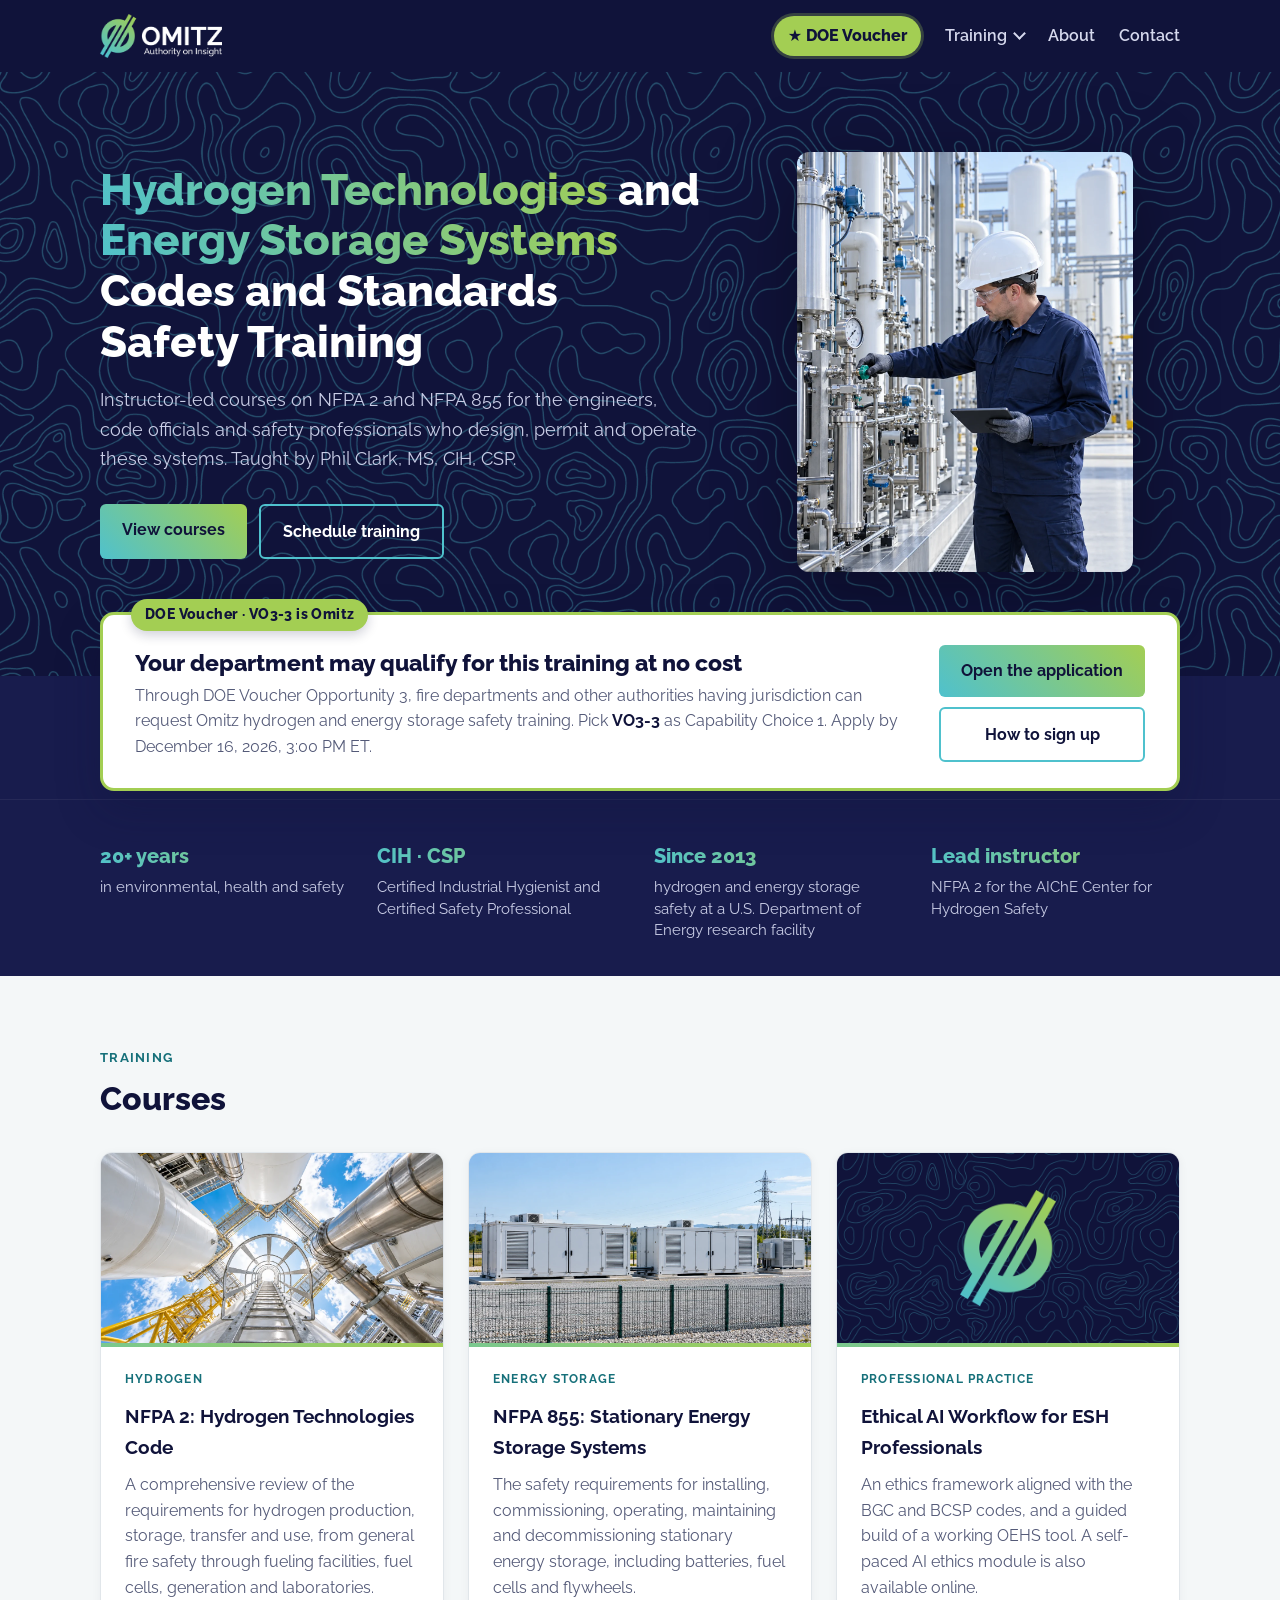
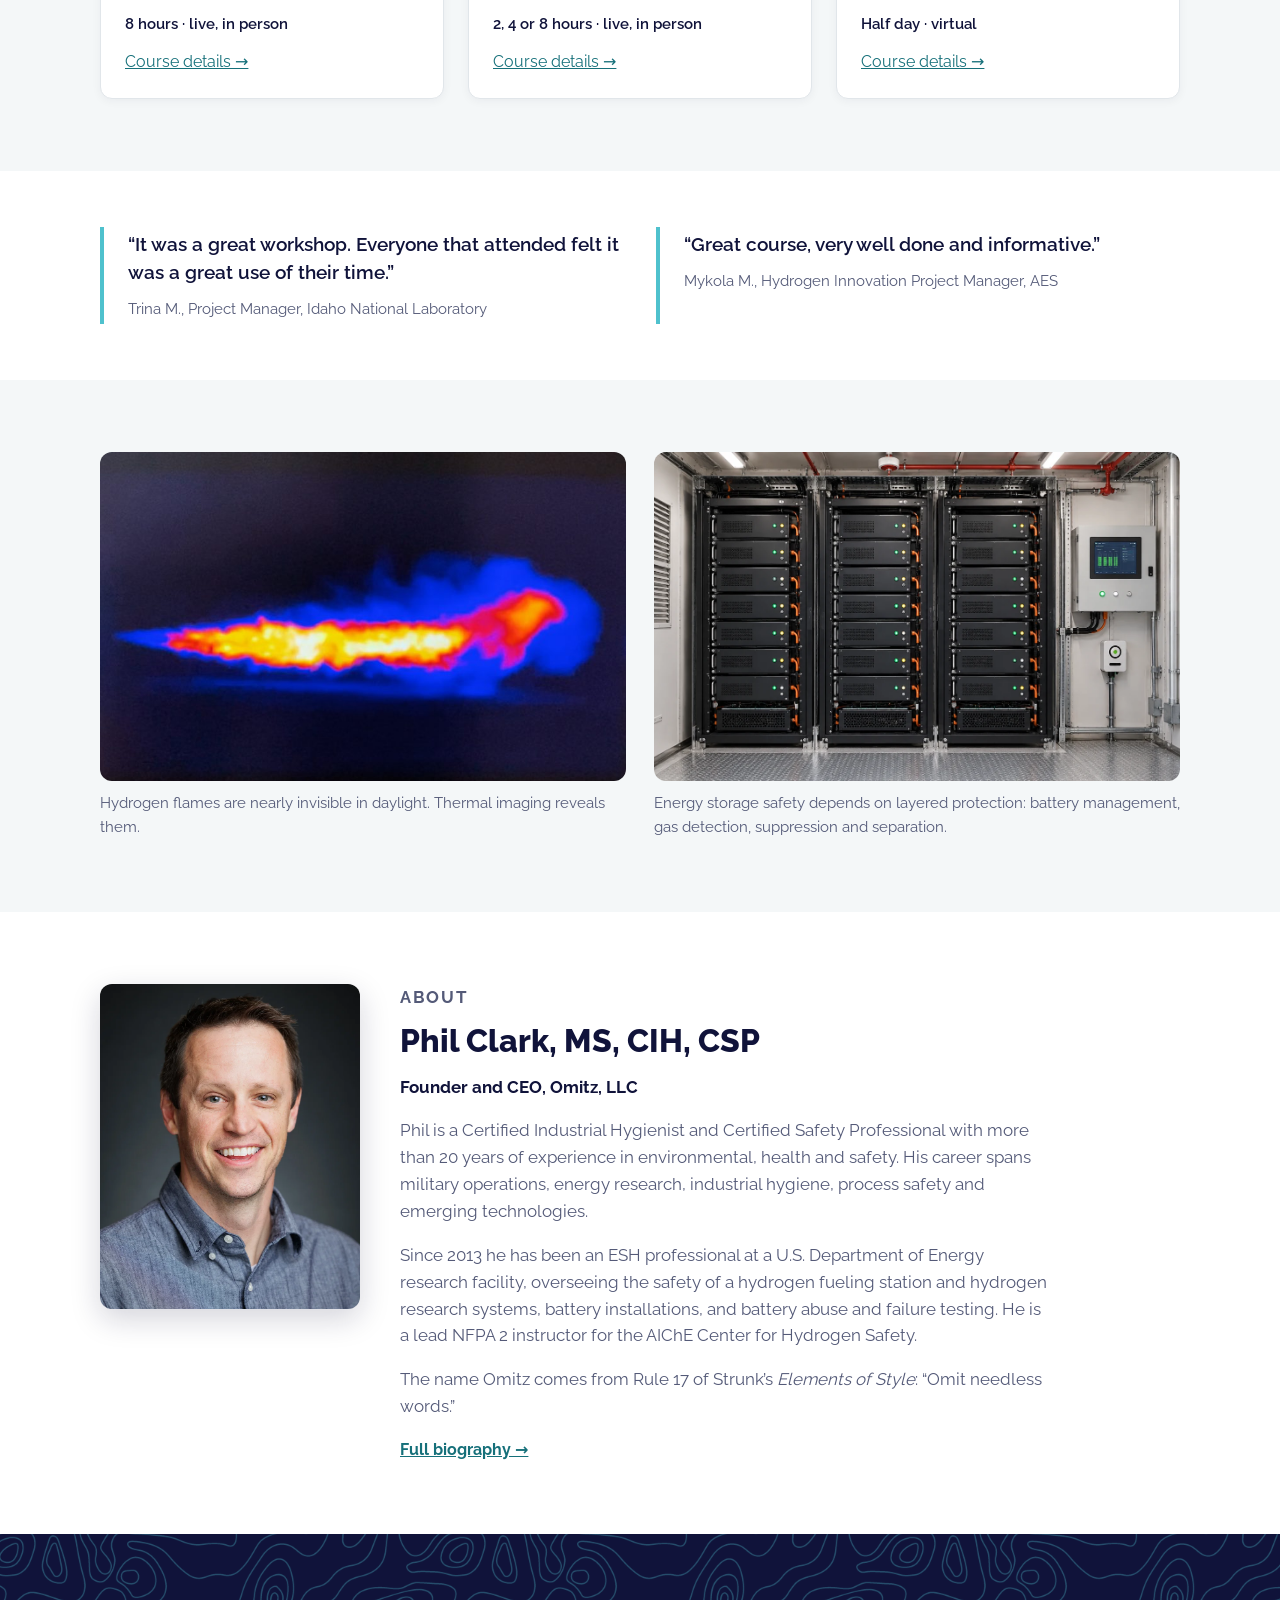
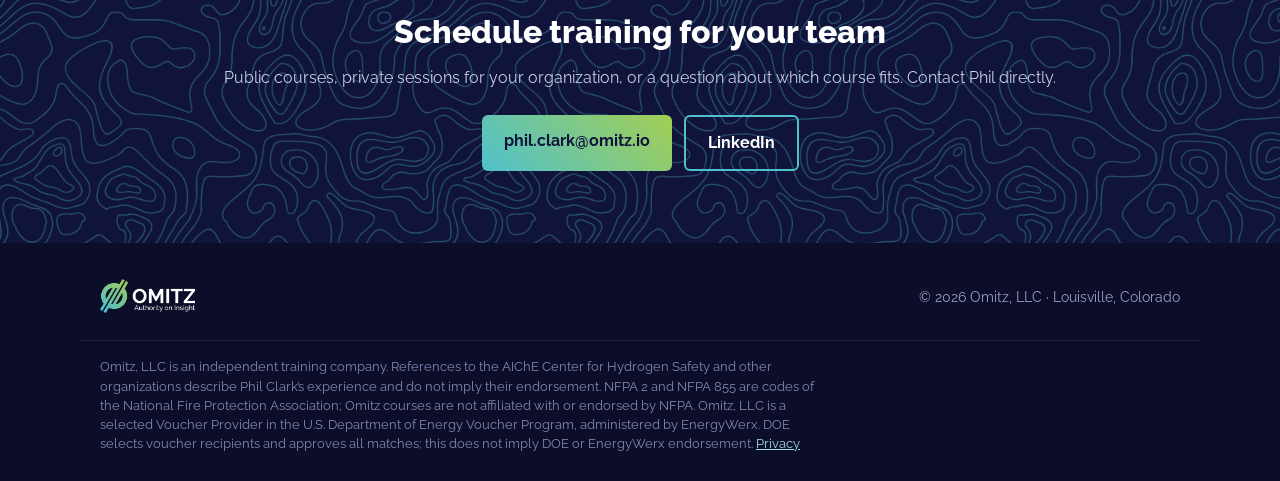
<file: index.html>
<!doctype html>
<html lang="en">
<head>
  <meta charset="utf-8">
  <meta name="viewport" content="width=device-width, initial-scale=1">
  <title>Hydrogen Technologies and Energy Storage Systems Codes and Standards Safety Training | Omitz</title>
  <meta name="description" content="Instructor-led training on NFPA 2 (hydrogen) and NFPA 855 (stationary energy storage) for engineers, code officials and safety professionals, taught by Phil Clark, MS, CIH, CSP.">
  <meta property="og:title" content="Hydrogen Technologies and Energy Storage Systems Codes and Standards Safety Training | Omitz">
  <meta property="og:description" content="Instructor-led training on NFPA 2 (hydrogen) and NFPA 855 (stationary energy storage), taught by Phil Clark, MS, CIH, CSP.">
  <meta property="og:type" content="website">
  <meta property="og:url" content="https://omitz.io/">
  <meta property="og:image" content="https://omitz.io/assets/og-image.jpg">
  <meta property="og:image:width" content="1200">
  <meta property="og:image:height" content="630">
  <meta property="og:site_name" content="Omitz">
  <meta name="twitter:card" content="summary_large_image">
  <link rel="canonical" href="https://omitz.io/">
  <link rel="icon" type="image/png" href="assets/favicon.png">
  <link rel="preload" href="assets/fonts/raleway-latin.woff2" as="font" type="font/woff2" crossorigin>
  <link rel="stylesheet" href="style.css?v=20261111b">
  <script type="application/ld+json">
{
 "@context": "https://schema.org",
 "@graph": [
  {
   "@type": "EducationalOrganization",
   "@id": "https://omitz.io/#org",
   "name": "Omitz, LLC",
   "url": "https://omitz.io/",
   "logo": "https://omitz.io/assets/logo.png",
   "slogan": "Authority on Insight",
   "email": "phil.clark@omitz.io",
   "address": {
    "@type": "PostalAddress",
    "addressLocality": "Louisville",
    "addressRegion": "CO",
    "addressCountry": "US"
   },
   "founder": {
    "@id": "https://omitz.io/#phil"
   },
   "sameAs": [
    "https://www.linkedin.com/in/omitz"
   ]
  },
  {
   "@type": "Person",
   "@id": "https://omitz.io/#phil",
   "name": "Phil Clark",
   "honorificSuffix": "MS, CIH, CSP",
   "jobTitle": "Founder and CEO",
   "worksFor": {
    "@id": "https://omitz.io/#org"
   },
   "image": "https://omitz.io/assets/phil-clark.webp",
   "url": "https://omitz.io/about.html",
   "hasCredential": [
    {
     "@type": "EducationalOccupationalCredential",
     "name": "Certified Industrial Hygienist (CIH)"
    },
    {
     "@type": "EducationalOccupationalCredential",
     "name": "Certified Safety Professional (CSP)"
    }
   ],
   "knowsAbout": [
    "Hydrogen safety",
    "NFPA 2",
    "NFPA 855",
    "Battery energy storage systems",
    "Industrial hygiene",
    "Process safety",
    "Gas detection",
    "AI in environmental, health and safety practice"
   ],
   "sameAs": [
    "https://www.linkedin.com/in/omitz"
   ]
  },
  {
   "@type": "WebSite",
   "@id": "https://omitz.io/#site",
   "name": "Omitz",
   "url": "https://omitz.io/",
   "publisher": {
    "@id": "https://omitz.io/#org"
   }
  }
 ]
}
  </script>
</head>
<body>
  <a class="skip-link" href="#main">Skip to content</a>
  <header class="site-header">
    <div class="wrap">
      <a class="logo" href="index.html"><img src="assets/logo-white.png" alt="Omitz, Authority on Insight" width="160" height="57"></a>
      <nav aria-label="Main navigation">
        <a class="nav-voucher" href="doe-voucher.html" data-until="2026-12-16T20:00:00Z"><span aria-hidden="true">&#9733;</span> <span class="nv-long">DOE </span>Voucher</a>
        <div class="nav-menu">
          <button type="button" class="nav-toggle" aria-expanded="false" aria-controls="training-menu">Training</button>
          <ul id="training-menu" class="nav-dropdown">
            <li><a href="nfpa-2.html">NFPA 2<span>Hydrogen</span></a></li>
            <li><a href="nfpa-855.html">NFPA 855<span>Energy storage</span></a></li>
            <li><a href="ai-ethics.html">Ethical AI for ESH<span>Professional practice</span></a></li>
          </ul>
        </div>
        <a href="about.html">About</a>
        <a href="mailto:phil.clark@omitz.io">Contact</a>
      </nav>
    </div>
  </header>

  <main id="main">
    <section class="hero home-hero">
      <div class="wrap hero-grid">
        <div>
          <h1 class="home-title"><span class="grad">Hydrogen Technologies</span> and <span class="grad">Energy Storage Systems</span> Codes and Standards Safety Training</h1>
          <p class="lede">Instructor-led courses on NFPA 2 and NFPA 855 for the engineers, code officials and safety professionals who design, permit and operate these systems. Taught by Phil Clark, MS, CIH, CSP.</p>
          <div class="actions">
            <a class="button" href="#trainings">View courses</a>
            <a class="button ghost" href="mailto:phil.clark@omitz.io?subject=Training%20request">Schedule training</a>
          </div>
        </div>
        <img class="hero-img" src="assets/hydrogen-technician.webp" alt="Technician inspecting valves on a hydrogen process skid" width="1122" height="1402" fetchpriority="high">
      </div>
    </section>

    <aside class="voucher-callout vc-overlap" aria-labelledby="vc-3249" data-until="2026-12-16T20:00:00Z">
      <div class="wrap">
        <div class="vc-card">
          <p class="vc-badge">DOE Voucher &middot; VO3-3 is Omitz</p>
          <div class="vc-text">
            <h2 id="vc-3249">Your department may qualify for this training at no cost</h2>
            <p>Through DOE Voucher Opportunity 3, fire departments and other authorities having jurisdiction can request Omitz hydrogen and energy storage safety training. Pick <strong>VO3-3</strong> as Capability Choice 1. Apply by <time datetime="2026-12-16T15:00-05:00">December 16, 2026, 3:00 PM ET</time>.</p>
          </div>
          <div class="vc-actions">
            <a class="button" href="https://energywerx.submittable.com/submit/a0ad75ba-d11e-422c-9182-4532ed89decc/voucher-opportunity-3-recipient-2026">Open the application<span class="visually-hidden"> (EnergyWerx form)</span></a>
            <a class="button vc-ghost" href="doe-voucher.html">How to sign up</a>
          </div>
        </div>
      </div>
    </aside>

    <section class="credentials" aria-label="Credentials">
      <div class="wrap credential-grid">
        <div><strong>20+ years</strong><span>in environmental, health and safety</span></div>
        <div><strong>CIH &middot; CSP</strong><span>Certified Industrial Hygienist and Certified Safety Professional</span></div>
        <div><strong>Since 2013</strong><span>hydrogen and energy storage safety at a U.S. Department of Energy research facility</span></div>
        <div><strong>Lead instructor</strong><span>NFPA 2 for the AIChE Center for Hydrogen Safety</span></div>
      </div>
    </section>


    <section id="trainings" class="trainings course-panel">
      <div class="wrap">
        <p class="kicker">Training</p>
        <h2>Courses</h2>
        <div class="cards">
          <article class="card">
            <img src="assets/hydrogen-tanks.webp" alt="Hydrogen storage vessels, pipework and an access ladder viewed from below" width="1200" height="675" loading="lazy">
            <div class="card-body">
              <p class="tag">Hydrogen</p>
              <h3>NFPA 2: Hydrogen Technologies Code</h3>
              <p>A comprehensive review of the requirements for hydrogen production, storage, transfer and use, from general fire safety through fueling facilities, fuel cells, generation and laboratories.</p>
              <p class="formats">8 hours &middot; live, in person</p>
              <a href="nfpa-2.html">Course details &rarr;</a>
            </div>
          </article>
          <article class="card">
            <img src="assets/bess-site.webp" alt="Containerized battery energy storage systems behind a security fence" width="1200" height="675" loading="lazy">
            <div class="card-body">
              <p class="tag">Energy storage</p>
              <h3>NFPA 855: Stationary Energy Storage Systems</h3>
              <p>The safety requirements for installing, commissioning, operating, maintaining and decommissioning stationary energy storage, including batteries, fuel cells and flywheels.</p>
              <p class="formats">2, 4 or 8 hours &middot; live, in person</p>
              <a href="nfpa-855.html">Course details &rarr;</a>
            </div>
          </article>
          <article class="card">
            <div class="card-art"><img src="assets/mark.png" alt="" width="96" height="116"></div>
            <div class="card-body">
              <p class="tag">Professional practice</p>
              <h3>Ethical AI Workflow for ESH Professionals</h3>
              <p>An ethics framework aligned with the BGC and BCSP codes, and a guided build of a working OEHS tool. A self-paced AI ethics module is also available online.</p>
              <p class="formats">Half day &middot; virtual</p>
              <a href="ai-ethics.html">Course details &rarr;</a>
            </div>
          </article>
        </div>
      </div>
    </section>

    <section class="testimonials" aria-label="Testimonials">
      <div class="wrap quote-grid">
        <blockquote>
          <p>&ldquo;It was a great workshop. Everyone that attended felt it was a great use of their time.&rdquo;</p>
          <footer>Trina M., Project Manager, Idaho National Laboratory</footer>
        </blockquote>
        <blockquote>
          <p>&ldquo;Great course, very well done and informative.&rdquo;</p>
          <footer>Mykola M., Hydrogen Innovation Project Manager, AES</footer>
        </blockquote>
      </div>
    </section>

    <section class="insight">
      <div class="wrap insight-grid">
        <figure>
          <img src="assets/hydrogen-flame.jpg" alt="Thermal camera image of a hydrogen jet flame" width="832" height="612" loading="lazy">
          <figcaption>Hydrogen flames are nearly invisible in daylight. Thermal imaging reveals them.</figcaption>
        </figure>
        <figure>
          <img src="assets/bess-rack.webp" alt="Battery module racks inside an energy storage enclosure with monitoring and detection equipment" width="1200" height="751" loading="lazy">
          <figcaption>Energy storage safety depends on layered protection: battery management, gas detection, suppression and separation.</figcaption>
        </figure>
      </div>
    </section>

    <section id="about" class="about">
      <div class="wrap about-grid">
        <img class="headshot" src="assets/phil-clark.webp" alt="Phil Clark" width="800" height="1200" loading="lazy">
        <div>
          <p class="kicker">About</p>
          <h2>Phil Clark, MS, CIH, CSP</h2>
          <p class="role">Founder and CEO, Omitz, LLC</p>
          <p>Phil is a Certified Industrial Hygienist and Certified Safety Professional with more than 20 years of experience in environmental, health and safety. His career spans military operations, energy research, industrial hygiene, process safety and emerging technologies.</p>
          <p>Since 2013 he has been an ESH professional at a U.S. Department of Energy research facility, overseeing the safety of a hydrogen fueling station and hydrogen research systems, battery installations, and battery abuse and failure testing. He is a lead NFPA 2 instructor for the AIChE Center for Hydrogen Safety.</p>
          <p>The name Omitz comes from Rule 17 of Strunk&rsquo;s <em>Elements of Style</em>: &ldquo;Omit needless words.&rdquo;</p>
          <a href="about.html">Full biography &rarr;</a>
        </div>
      </div>
    </section>

    <section id="contact" class="contact">
      <div class="wrap">
        <h2>Schedule training for your team</h2>
        <p>Public courses, private sessions for your organization, or a question about which course fits. Contact Phil directly.</p>
        <div class="actions centered">
          <a class="button" href="mailto:phil.clark@omitz.io">phil.clark@omitz.io</a>
          <a class="button ghost" href="https://www.linkedin.com/in/omitz">LinkedIn</a>
        </div>
      </div>
    </section>
  </main>

  <footer class="site-footer">
    <div class="wrap">
      <a href="index.html"><img src="assets/logo-white.png" alt="Omitz home" width="120" height="43"></a>
      <p>&copy; <span data-year>2026</span> Omitz, LLC &middot; Louisville, Colorado</p>
    </div>
    <div class="wrap footer-note">
      <p>Omitz, LLC is an independent training company. References to the AIChE Center for Hydrogen Safety and other organizations describe Phil Clark&rsquo;s experience and do not imply their endorsement. NFPA 2 and NFPA 855 are codes of the National Fire Protection Association; Omitz courses are not affiliated with or endorsed by NFPA. Omitz, LLC is a selected Voucher Provider in the U.S. Department of Energy Voucher Program, administered by EnergyWerx. DOE selects voucher recipients and approves all matches; this does not imply DOE or EnergyWerx endorsement. <a href="privacy.html">Privacy</a></p>
    </div>
  </footer>
  <script src="site.js?v=20261111b" defer></script>
</body>
</html>
</file>
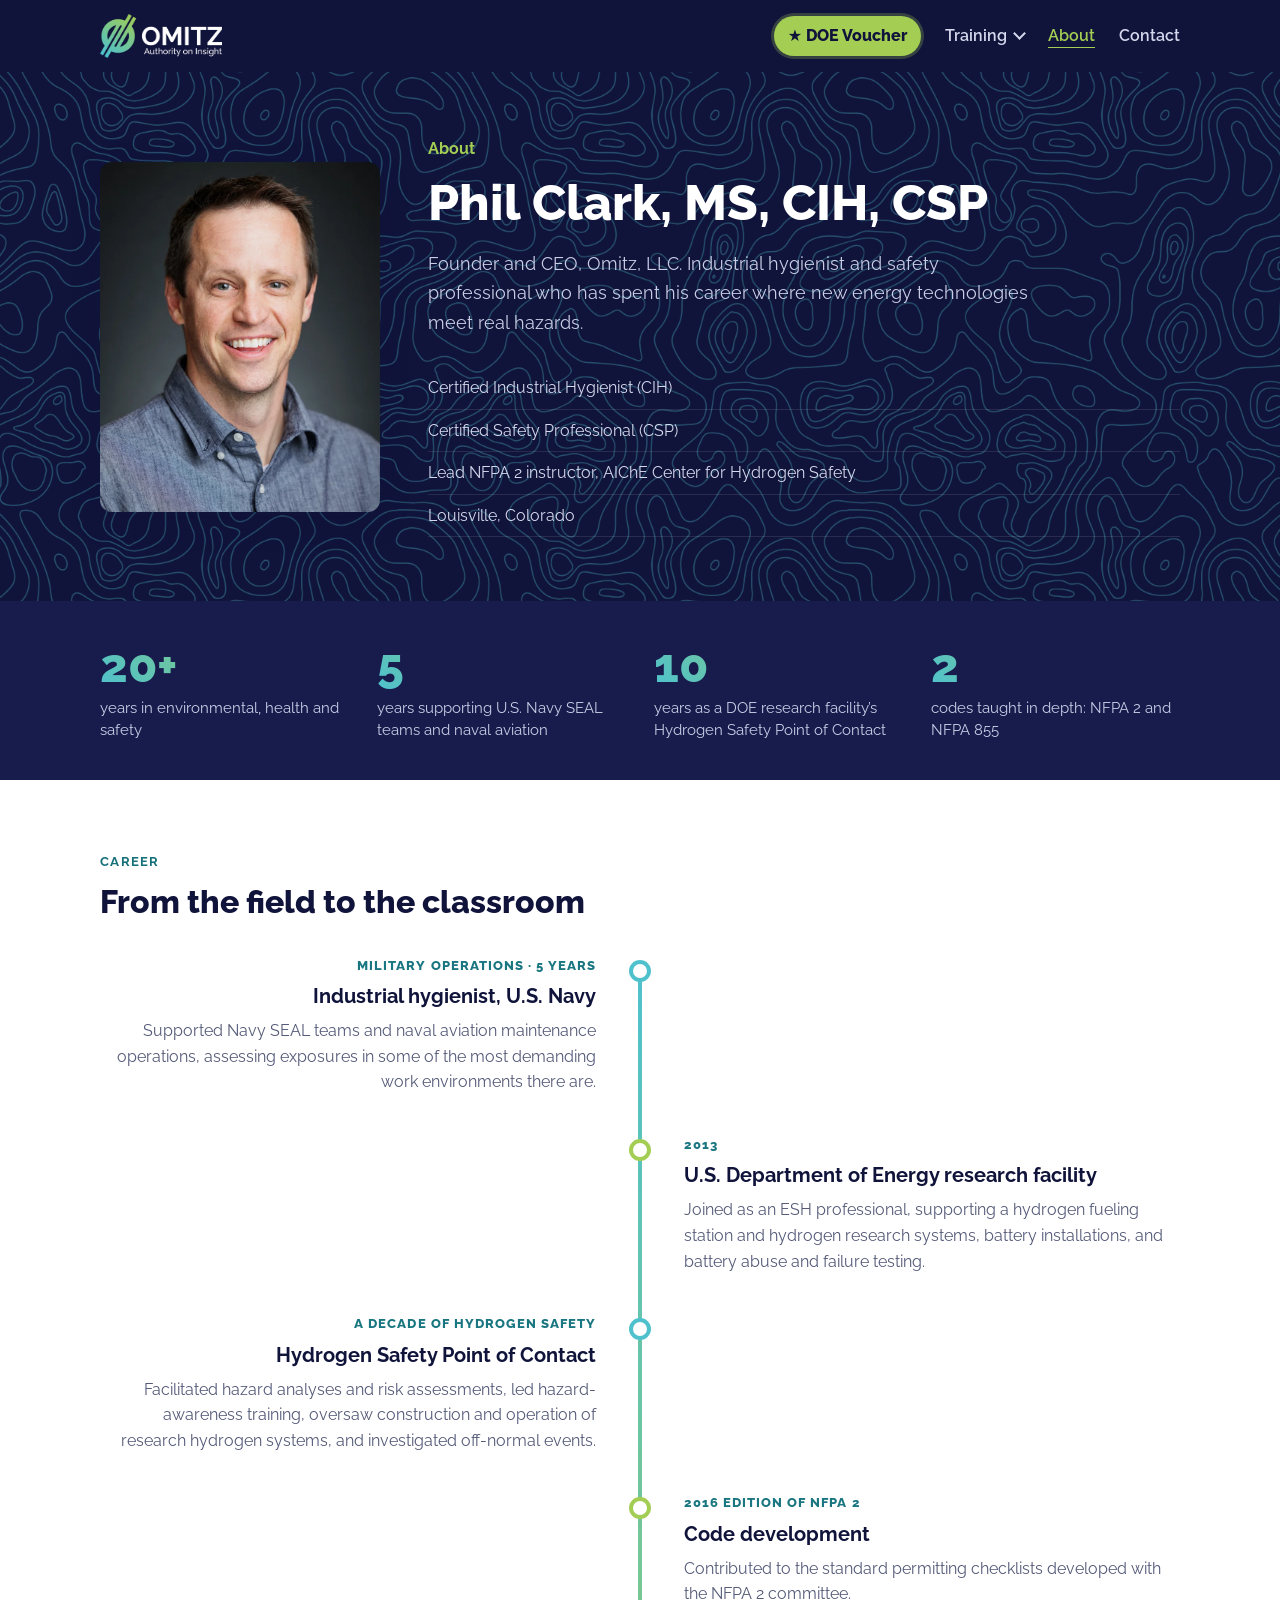
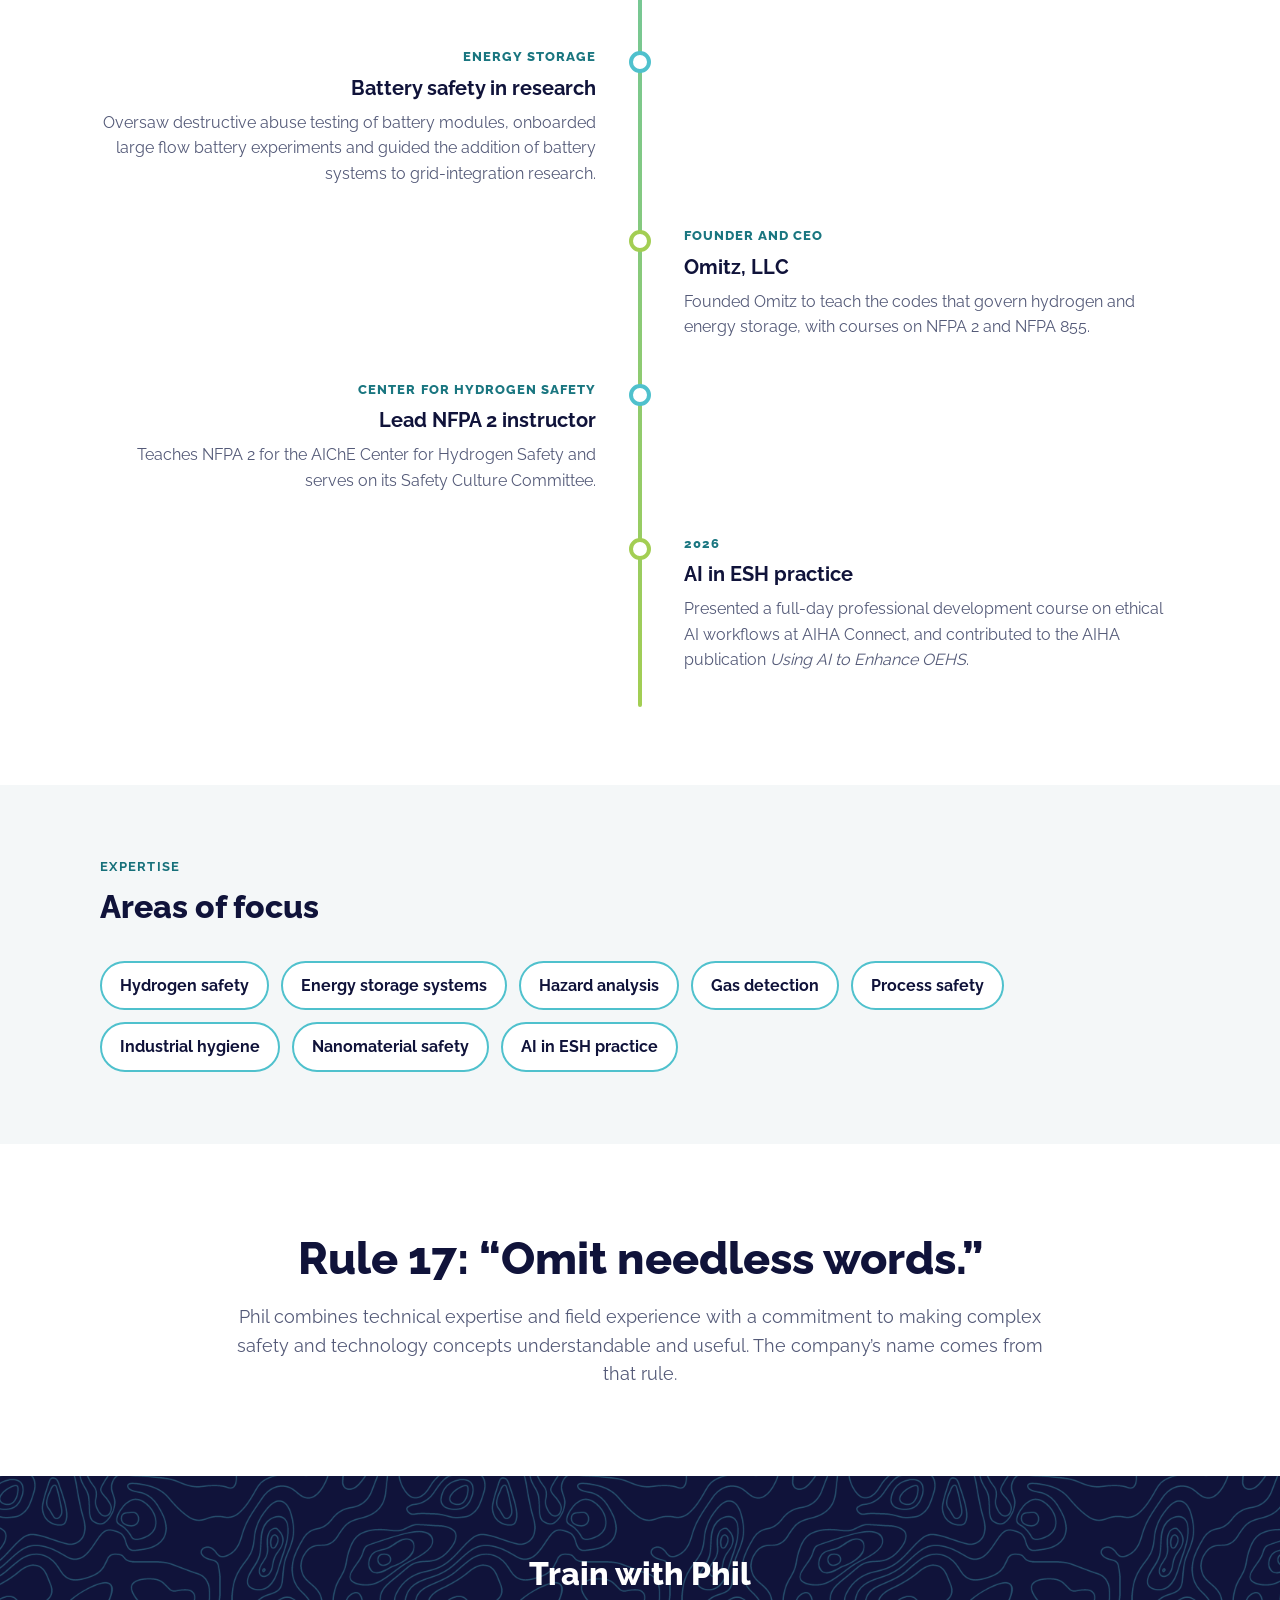
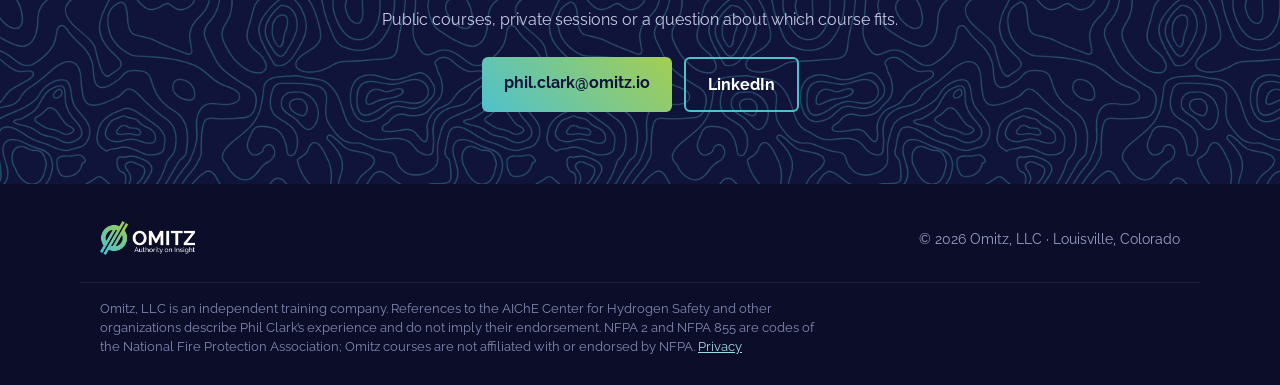
<file: about.html>
<!doctype html>
<html lang="en">
<head>
  <meta charset="utf-8">
  <meta name="viewport" content="width=device-width, initial-scale=1">
  <title>Phil Clark, MS, CIH, CSP: Hydrogen and Energy Storage Safety Instructor | Omitz</title>
  <meta name="description" content="Phil Clark, MS, CIH, CSP: 20+ years in EHS, hydrogen and energy storage safety at a U.S. Department of Energy research facility since 2013, lead NFPA 2 instructor for the AIChE Center for Hydrogen Safety, founder of Omitz.">
  <meta property="og:title" content="Phil Clark, MS, CIH, CSP: Hydrogen and Energy Storage Safety Instructor | Omitz">
  <meta property="og:description" content="Phil Clark, MS, CIH, CSP: 20+ years in EHS, hydrogen and energy storage safety at a U.S. Department of Energy research facility since 2013, lead NFPA 2 instructor for the AIChE Center for Hydrogen Safety, founder of Omitz.">
  <meta property="og:type" content="website">
  <meta property="og:url" content="https://omitz.io/about.html">
  <meta property="og:image" content="https://omitz.io/assets/og-image.jpg">
  <meta property="og:image:width" content="1200">
  <meta property="og:image:height" content="630">
  <meta property="og:site_name" content="Omitz">
  <meta name="twitter:card" content="summary_large_image">
  <link rel="canonical" href="https://omitz.io/about.html">
  <link rel="icon" type="image/png" href="assets/favicon.png">
  <link rel="preload" href="assets/fonts/raleway-latin.woff2" as="font" type="font/woff2" crossorigin>
  <link rel="stylesheet" href="style.css?v=20261111b">
  <script type="application/ld+json">
{
 "@context": "https://schema.org",
 "@graph": [
  {
   "@type": "ProfilePage",
   "url": "https://omitz.io/about.html",
   "mainEntity": {
    "@id": "https://omitz.io/#phil"
   }
  },
  {
   "@type": "Person",
   "@id": "https://omitz.io/#phil",
   "name": "Phil Clark",
   "honorificSuffix": "MS, CIH, CSP",
   "jobTitle": "Founder and CEO",
   "worksFor": {
    "@id": "https://omitz.io/#org"
   },
   "image": "https://omitz.io/assets/phil-clark.webp",
   "url": "https://omitz.io/about.html",
   "hasCredential": [
    {
     "@type": "EducationalOccupationalCredential",
     "name": "Certified Industrial Hygienist (CIH)"
    },
    {
     "@type": "EducationalOccupationalCredential",
     "name": "Certified Safety Professional (CSP)"
    }
   ],
   "knowsAbout": [
    "Hydrogen safety",
    "NFPA 2",
    "NFPA 855",
    "Battery energy storage systems",
    "Industrial hygiene",
    "Process safety",
    "Gas detection",
    "AI in environmental, health and safety practice"
   ],
   "sameAs": [
    "https://www.linkedin.com/in/omitz"
   ]
  },
  {
   "@type": "EducationalOrganization",
   "@id": "https://omitz.io/#org",
   "name": "Omitz, LLC",
   "url": "https://omitz.io/",
   "logo": "https://omitz.io/assets/logo.png",
   "slogan": "Authority on Insight",
   "email": "phil.clark@omitz.io",
   "address": {
    "@type": "PostalAddress",
    "addressLocality": "Louisville",
    "addressRegion": "CO",
    "addressCountry": "US"
   },
   "founder": {
    "@id": "https://omitz.io/#phil"
   },
   "sameAs": [
    "https://www.linkedin.com/in/omitz"
   ]
  }
 ]
}
  </script>
</head>
<body>
  <a class="skip-link" href="#main">Skip to content</a>
  <header class="site-header">
    <div class="wrap">
      <a class="logo" href="index.html"><img src="assets/logo-white.png" alt="Omitz, Authority on Insight" width="160" height="57"></a>
      <nav aria-label="Main navigation">
        <a class="nav-voucher" href="doe-voucher.html" data-until="2026-12-16T20:00:00Z"><span aria-hidden="true">&#9733;</span> <span class="nv-long">DOE </span>Voucher</a>
        <div class="nav-menu">
          <button type="button" class="nav-toggle" aria-expanded="false" aria-controls="training-menu">Training</button>
          <ul id="training-menu" class="nav-dropdown">
            <li><a href="nfpa-2.html">NFPA 2<span>Hydrogen</span></a></li>
            <li><a href="nfpa-855.html">NFPA 855<span>Energy storage</span></a></li>
            <li><a href="ai-ethics.html">Ethical AI for ESH<span>Professional practice</span></a></li>
          </ul>
        </div>
        <a href="about.html" aria-current="page">About</a>
        <a href="mailto:phil.clark@omitz.io">Contact</a>
      </nav>
    </div>
  </header>
  <main id="main">
    <section class="hero bio-hero">
      <div class="wrap bio-grid">
        <img class="headshot" src="assets/phil-clark.webp" alt="Phil Clark" width="800" height="1200" fetchpriority="high">
        <div>
          <p class="eyebrow">About</p>
          <h1>Phil Clark, MS, CIH, CSP</h1>
          <p class="lede">Founder and CEO, Omitz, LLC. Industrial hygienist and safety professional who has spent his career where new energy technologies meet real hazards.</p>
          <ul class="bio-facts">
            <li>Certified Industrial Hygienist (CIH)</li>
            <li>Certified Safety Professional (CSP)</li>
            <li>Lead NFPA 2 instructor, AIChE Center for Hydrogen Safety</li>
            <li>Louisville, Colorado</li>
          </ul>
        </div>
      </div>
    </section>

    <section class="stats" aria-label="Career highlights">
      <div class="wrap stat-grid">
        <div><strong>20+</strong><span>years in environmental, health and safety</span></div>
        <div><strong>5</strong><span>years supporting U.S. Navy SEAL teams and naval aviation</span></div>
        <div><strong>10</strong><span>years as a DOE research facility&rsquo;s Hydrogen Safety Point of Contact</span></div>
        <div><strong>2</strong><span>codes taught in depth: NFPA 2 and NFPA 855</span></div>
      </div>
    </section>

    <section class="career">
      <div class="wrap">
        <p class="kicker">Career</p>
        <h2>From the field to the classroom</h2>
        <ol class="timeline">
          <li>
            <p class="when">Military operations &middot; 5 years</p>
            <h3>Industrial hygienist, U.S. Navy</h3>
            <p>Supported Navy SEAL teams and naval aviation maintenance operations, assessing exposures in some of the most demanding work environments there are.</p>
          </li>
          <li>
            <p class="when">2013</p>
            <h3>U.S. Department of Energy research facility</h3>
            <p>Joined as an ESH professional, supporting a hydrogen fueling station and hydrogen research systems, battery installations, and battery abuse and failure testing.</p>
          </li>
          <li>
            <p class="when">A decade of hydrogen safety</p>
            <h3>Hydrogen Safety Point of Contact</h3>
            <p>Facilitated hazard analyses and risk assessments, led hazard-awareness training, oversaw construction and operation of research hydrogen systems, and investigated off-normal events.</p>
          </li>
          <li>
            <p class="when">2016 edition of NFPA 2</p>
            <h3>Code development</h3>
            <p>Contributed to the standard permitting checklists developed with the NFPA 2 committee.</p>
          </li>
          <li>
            <p class="when">Energy storage</p>
            <h3>Battery safety in research</h3>
            <p>Oversaw destructive abuse testing of battery modules, onboarded large flow battery experiments and guided the addition of battery systems to grid-integration research.</p>
          </li>
          <li>
            <p class="when">Founder and CEO</p>
            <h3>Omitz, LLC</h3>
            <p>Founded Omitz to teach the codes that govern hydrogen and energy storage, with courses on NFPA 2 and NFPA 855.</p>
          </li>
          <li>
            <p class="when">Center for Hydrogen Safety</p>
            <h3>Lead NFPA 2 instructor</h3>
            <p>Teaches NFPA 2 for the AIChE Center for Hydrogen Safety and serves on its Safety Culture Committee.</p>
          </li>
          <li>
            <p class="when">2026</p>
            <h3>AI in ESH practice</h3>
            <p>Presented a full-day professional development course on ethical AI workflows at AIHA Connect, and contributed to the AIHA publication <em>Using AI to Enhance OEHS</em>.</p>
          </li>
        </ol>
      </div>
    </section>

    <section class="expertise course-panel">
      <div class="wrap">
        <p class="kicker">Expertise</p>
        <h2>Areas of focus</h2>
        <ul class="chips">
          <li>Hydrogen safety</li>
          <li>Energy storage systems</li>
          <li>Hazard analysis</li>
          <li>Gas detection</li>
          <li>Process safety</li>
          <li>Industrial hygiene</li>
          <li>Nanomaterial safety</li>
          <li>AI in ESH practice</li>
        </ul>
      </div>
    </section>

    <section class="approach">
      <div class="wrap">
        <blockquote class="pull">
          <p>Rule 17: &ldquo;Omit needless words.&rdquo;</p>
          <footer>Phil combines technical expertise and field experience with a commitment to making complex safety and technology concepts understandable and useful. The company&rsquo;s name comes from that rule.</footer>
        </blockquote>
      </div>
    </section>

    <section id="contact" class="contact">
      <div class="wrap">
        <h2>Train with Phil</h2>
        <p>Public courses, private sessions or a question about which course fits.</p>
        <div class="actions centered">
          <a class="button" href="mailto:phil.clark@omitz.io">phil.clark@omitz.io</a>
          <a class="button ghost" href="https://www.linkedin.com/in/omitz">LinkedIn</a>
        </div>
      </div>
    </section>
  </main>
  <footer class="site-footer">
    <div class="wrap">
      <a href="index.html"><img src="assets/logo-white.png" alt="Omitz home" width="120" height="43"></a>
      <p>&copy; <span data-year>2026</span> Omitz, LLC &middot; Louisville, Colorado</p>
    </div>
    <div class="wrap footer-note">
      <p>Omitz, LLC is an independent training company. References to the AIChE Center for Hydrogen Safety and other organizations describe Phil Clark&rsquo;s experience and do not imply their endorsement. NFPA 2 and NFPA 855 are codes of the National Fire Protection Association; Omitz courses are not affiliated with or endorsed by NFPA. <a href="privacy.html">Privacy</a></p>
    </div>
  </footer>
  <script src="site.js?v=20261111b" defer></script>
</body>
</html>
</file>
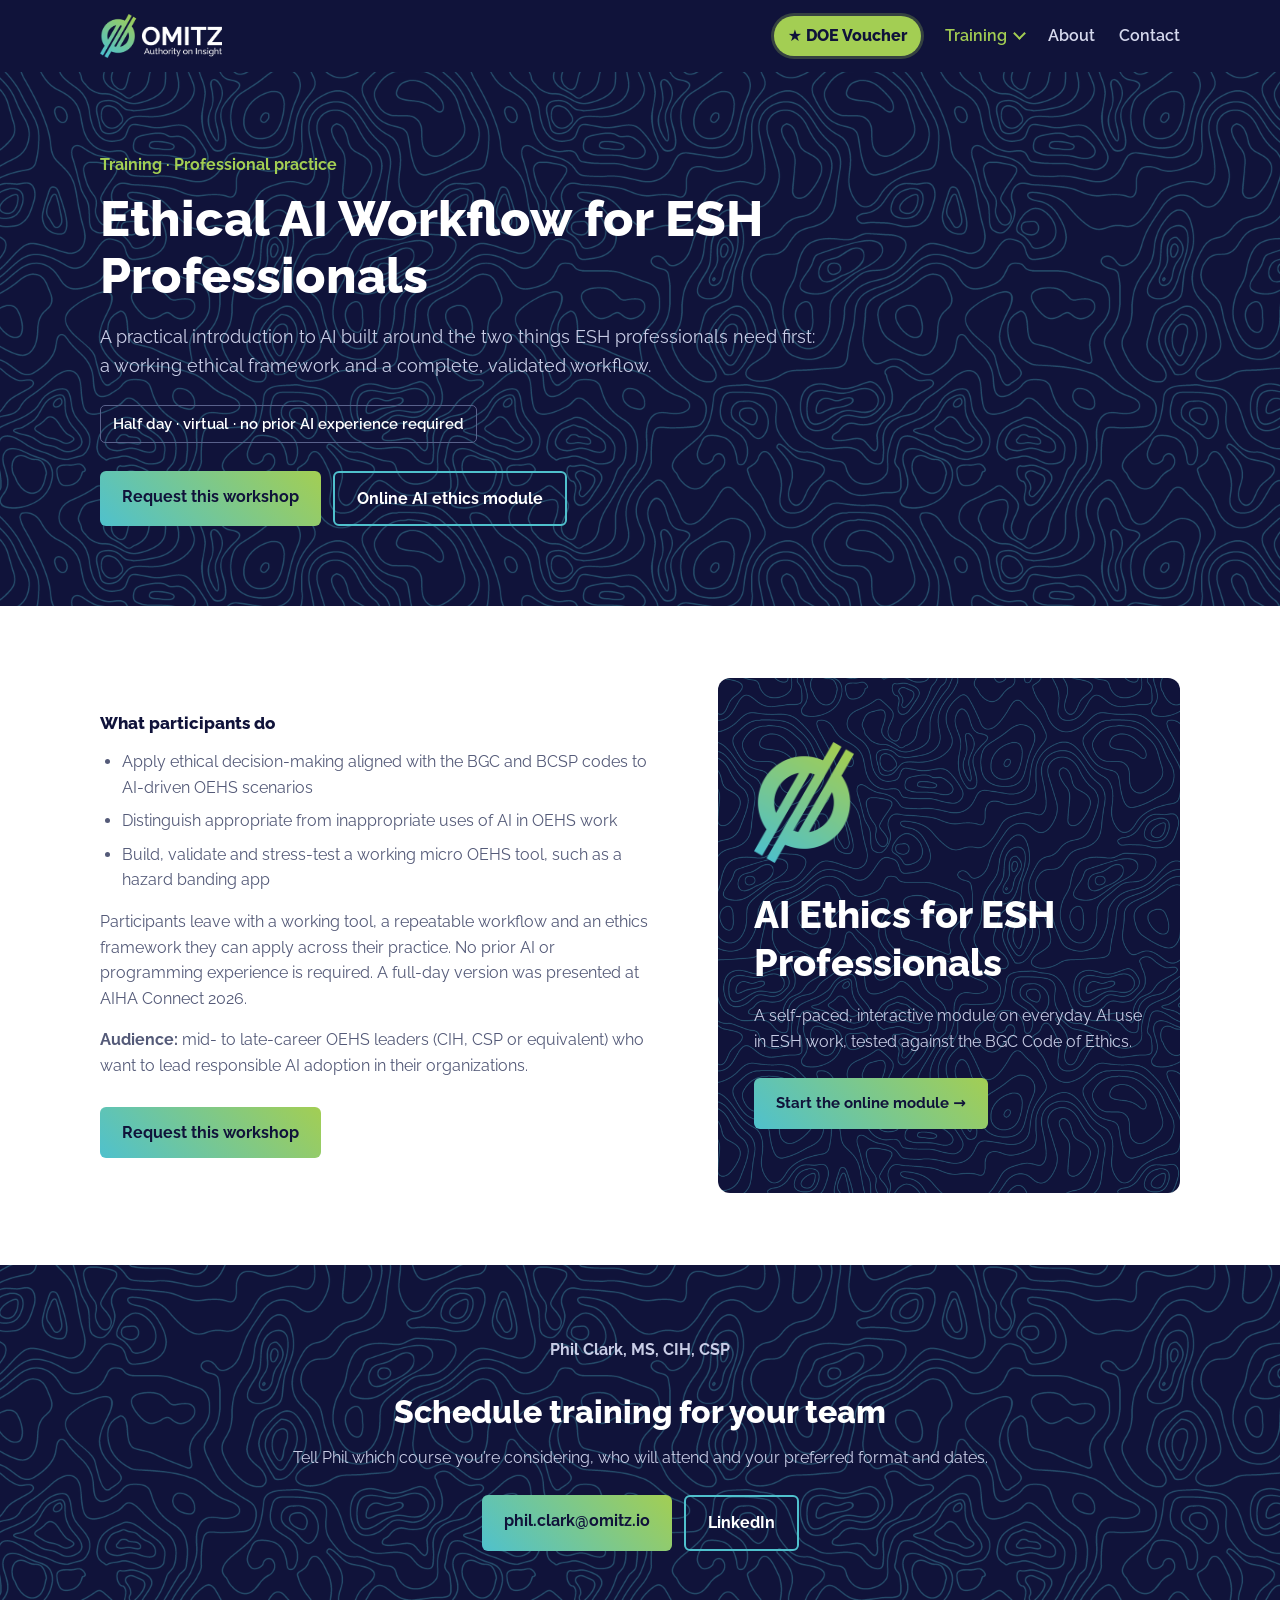
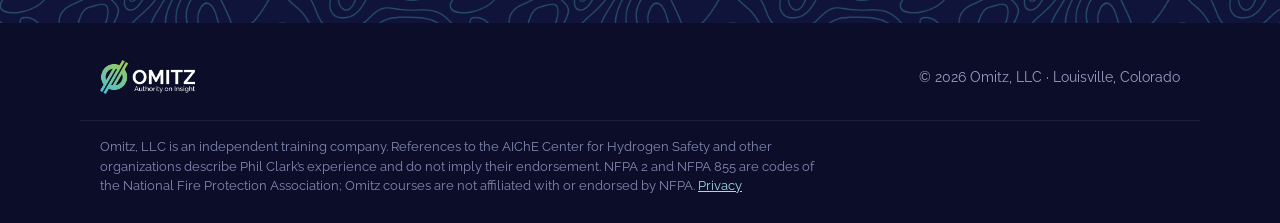
<file: ai-ethics.html>
<!doctype html>
<html lang="en">
<head>
  <meta charset="utf-8">
  <meta name="viewport" content="width=device-width, initial-scale=1">
  <title>Ethical AI Workflow for ESH Professionals | Omitz</title>
  <meta name="description" content="A half-day virtual workshop on ethical, validated AI use in environmental, safety and health practice, plus a self-paced online AI ethics module. Taught by Phil Clark, MS, CIH, CSP.">
  <meta property="og:title" content="Ethical AI Workflow for ESH Professionals | Omitz">
  <meta property="og:description" content="A half-day virtual workshop on ethical, validated AI use in environmental, safety and health practice, plus a self-paced online AI ethics module. Taught by Phil Clark, MS, CIH, CSP.">
  <meta property="og:type" content="website">
  <meta property="og:url" content="https://omitz.io/ai-ethics.html">
  <meta property="og:image" content="https://omitz.io/assets/og-image.jpg">
  <meta property="og:image:width" content="1200">
  <meta property="og:image:height" content="630">
  <meta property="og:site_name" content="Omitz">
  <meta name="twitter:card" content="summary_large_image">
  <link rel="canonical" href="https://omitz.io/ai-ethics.html">
  <link rel="icon" type="image/png" href="assets/favicon.png">
  <link rel="preload" href="assets/fonts/raleway-latin.woff2" as="font" type="font/woff2" crossorigin>
  <link rel="stylesheet" href="style.css?v=20261111b">
  <script type="application/ld+json">
{
 "@context": "https://schema.org",
 "@graph": [
  {
   "@type": "Course",
   "name": "Ethical AI Workflow for ESH Professionals",
   "description": "Half-day virtual workshop on ethical decision-making and validated AI workflows for environmental, safety and health professionals.",
   "url": "https://omitz.io/ai-ethics.html",
   "courseCode": "AI-ESH",
   "provider": {
    "@id": "https://omitz.io/#org"
   },
   "instructor": {
    "@id": "https://omitz.io/#phil"
   },
   "inLanguage": "en",
   "hasCourseInstance": {
    "@type": "CourseInstance",
    "courseMode": "Online",
    "courseWorkload": "PT3H30M",
    "instructor": {
     "@id": "https://omitz.io/#phil"
    }
   }
  },
  {
   "@type": "EducationalOrganization",
   "@id": "https://omitz.io/#org",
   "name": "Omitz, LLC",
   "url": "https://omitz.io/",
   "logo": "https://omitz.io/assets/logo.png",
   "slogan": "Authority on Insight",
   "email": "phil.clark@omitz.io",
   "address": {
    "@type": "PostalAddress",
    "addressLocality": "Louisville",
    "addressRegion": "CO",
    "addressCountry": "US"
   },
   "founder": {
    "@id": "https://omitz.io/#phil"
   },
   "sameAs": [
    "https://www.linkedin.com/in/omitz"
   ]
  },
  {
   "@type": "Person",
   "@id": "https://omitz.io/#phil",
   "name": "Phil Clark",
   "honorificSuffix": "MS, CIH, CSP",
   "jobTitle": "Founder and CEO",
   "worksFor": {
    "@id": "https://omitz.io/#org"
   },
   "image": "https://omitz.io/assets/phil-clark.webp",
   "url": "https://omitz.io/about.html",
   "hasCredential": [
    {
     "@type": "EducationalOccupationalCredential",
     "name": "Certified Industrial Hygienist (CIH)"
    },
    {
     "@type": "EducationalOccupationalCredential",
     "name": "Certified Safety Professional (CSP)"
    }
   ],
   "knowsAbout": [
    "Hydrogen safety",
    "NFPA 2",
    "NFPA 855",
    "Battery energy storage systems",
    "Industrial hygiene",
    "Process safety",
    "Gas detection",
    "AI in environmental, health and safety practice"
   ],
   "sameAs": [
    "https://www.linkedin.com/in/omitz"
   ]
  }
 ]
}
  </script>
</head>
<body>
  <a class="skip-link" href="#main">Skip to content</a>
  <header class="site-header">
    <div class="wrap">
      <a class="logo" href="index.html"><img src="assets/logo-white.png" alt="Omitz, Authority on Insight" width="160" height="57"></a>
      <nav aria-label="Main navigation">
        <a class="nav-voucher" href="doe-voucher.html" data-until="2026-12-16T20:00:00Z"><span aria-hidden="true">&#9733;</span> <span class="nv-long">DOE </span>Voucher</a>
        <div class="nav-menu" data-current="true">
          <button type="button" class="nav-toggle" aria-expanded="false" aria-controls="training-menu">Training</button>
          <ul id="training-menu" class="nav-dropdown">
            <li><a href="nfpa-2.html">NFPA 2<span>Hydrogen</span></a></li>
            <li><a href="nfpa-855.html">NFPA 855<span>Energy storage</span></a></li>
            <li><a href="ai-ethics.html" aria-current="page">Ethical AI for ESH<span>Professional practice</span></a></li>
          </ul>
        </div>
        <a href="about.html">About</a>
        <a href="mailto:phil.clark@omitz.io">Contact</a>
      </nav>
    </div>
  </header>
  <main id="main">
    <section class="hero course-hero">
      <div class="wrap">
        <p class="eyebrow">Training &middot; Professional practice</p>
        <h1>Ethical AI Workflow for ESH Professionals</h1>
        <p class="lede">A practical introduction to AI built around the two things ESH professionals need first: a working ethical framework and a complete, validated workflow.</p>
        <p class="hero-meta">Half day &middot; virtual &middot; no prior AI experience required</p>
        <div class="actions"><a class="button" href="mailto:phil.clark@omitz.io?subject=Ethical%20AI%20workshop%20request">Request this workshop</a> <a class="button ghost" href="https://training.omitz.io">Online AI ethics module</a></div>
      </div>
    </section>

    <section id="ai-esh" class="course-section">
      <div class="wrap course-grid">
        <div class="course-copy">
          <h2 class="sub">What participants do</h2>
          <ul class="course-topics">
            <li>Apply ethical decision-making aligned with the BGC and BCSP codes to AI-driven OEHS scenarios</li>
            <li>Distinguish appropriate from inappropriate uses of AI in OEHS work</li>
            <li>Build, validate and stress-test a working micro OEHS tool, such as a hazard banding app</li>
          </ul>
          <p>Participants leave with a working tool, a repeatable workflow and an ethics framework they can apply across their practice. No prior AI or programming experience is required. A full-day version was presented at AIHA Connect 2026.</p>
          <p><strong>Audience:</strong> mid- to late-career OEHS leaders (CIH, CSP or equivalent) who want to lead responsible AI adoption in their organizations.</p>
          <div class="actions">
            <a class="button" href="mailto:phil.clark@omitz.io?subject=Ethical%20AI%20workshop%20request">Request this workshop</a>
          </div>
        </div>
        <div class="course-brand">
          <img src="assets/mark.png" alt="" width="120" height="145" loading="lazy">
          <p>AI Ethics for ESH Professionals</p>
          <span>A self-paced, interactive module on everyday AI use in ESH work, tested against the BGC Code of Ethics.</span>
          <a class="button" href="https://training.omitz.io">Start the online module &rarr;</a>
        </div>
      </div>
    </section>

    <section id="contact" class="contact">
      <div class="wrap">
        <p class="eyebrow">Phil Clark, MS, CIH, CSP</p>
        <h2>Schedule training for your team</h2>
        <p>Tell Phil which course you&rsquo;re considering, who will attend and your preferred format and dates.</p>
        <div class="actions centered">
          <a class="button" href="mailto:phil.clark@omitz.io">phil.clark@omitz.io</a>
          <a class="button ghost" href="https://www.linkedin.com/in/omitz">LinkedIn</a>
        </div>
      </div>
    </section>
  </main>
  <footer class="site-footer">
    <div class="wrap">
      <a href="index.html"><img src="assets/logo-white.png" alt="Omitz home" width="120" height="43"></a>
      <p>&copy; <span data-year>2026</span> Omitz, LLC &middot; Louisville, Colorado</p>
    </div>
    <div class="wrap footer-note">
      <p>Omitz, LLC is an independent training company. References to the AIChE Center for Hydrogen Safety and other organizations describe Phil Clark&rsquo;s experience and do not imply their endorsement. NFPA 2 and NFPA 855 are codes of the National Fire Protection Association; Omitz courses are not affiliated with or endorsed by NFPA. <a href="privacy.html">Privacy</a></p>
    </div>
  </footer>
  <script src="site.js?v=20261111b" defer></script>
</body>
</html>
</file>
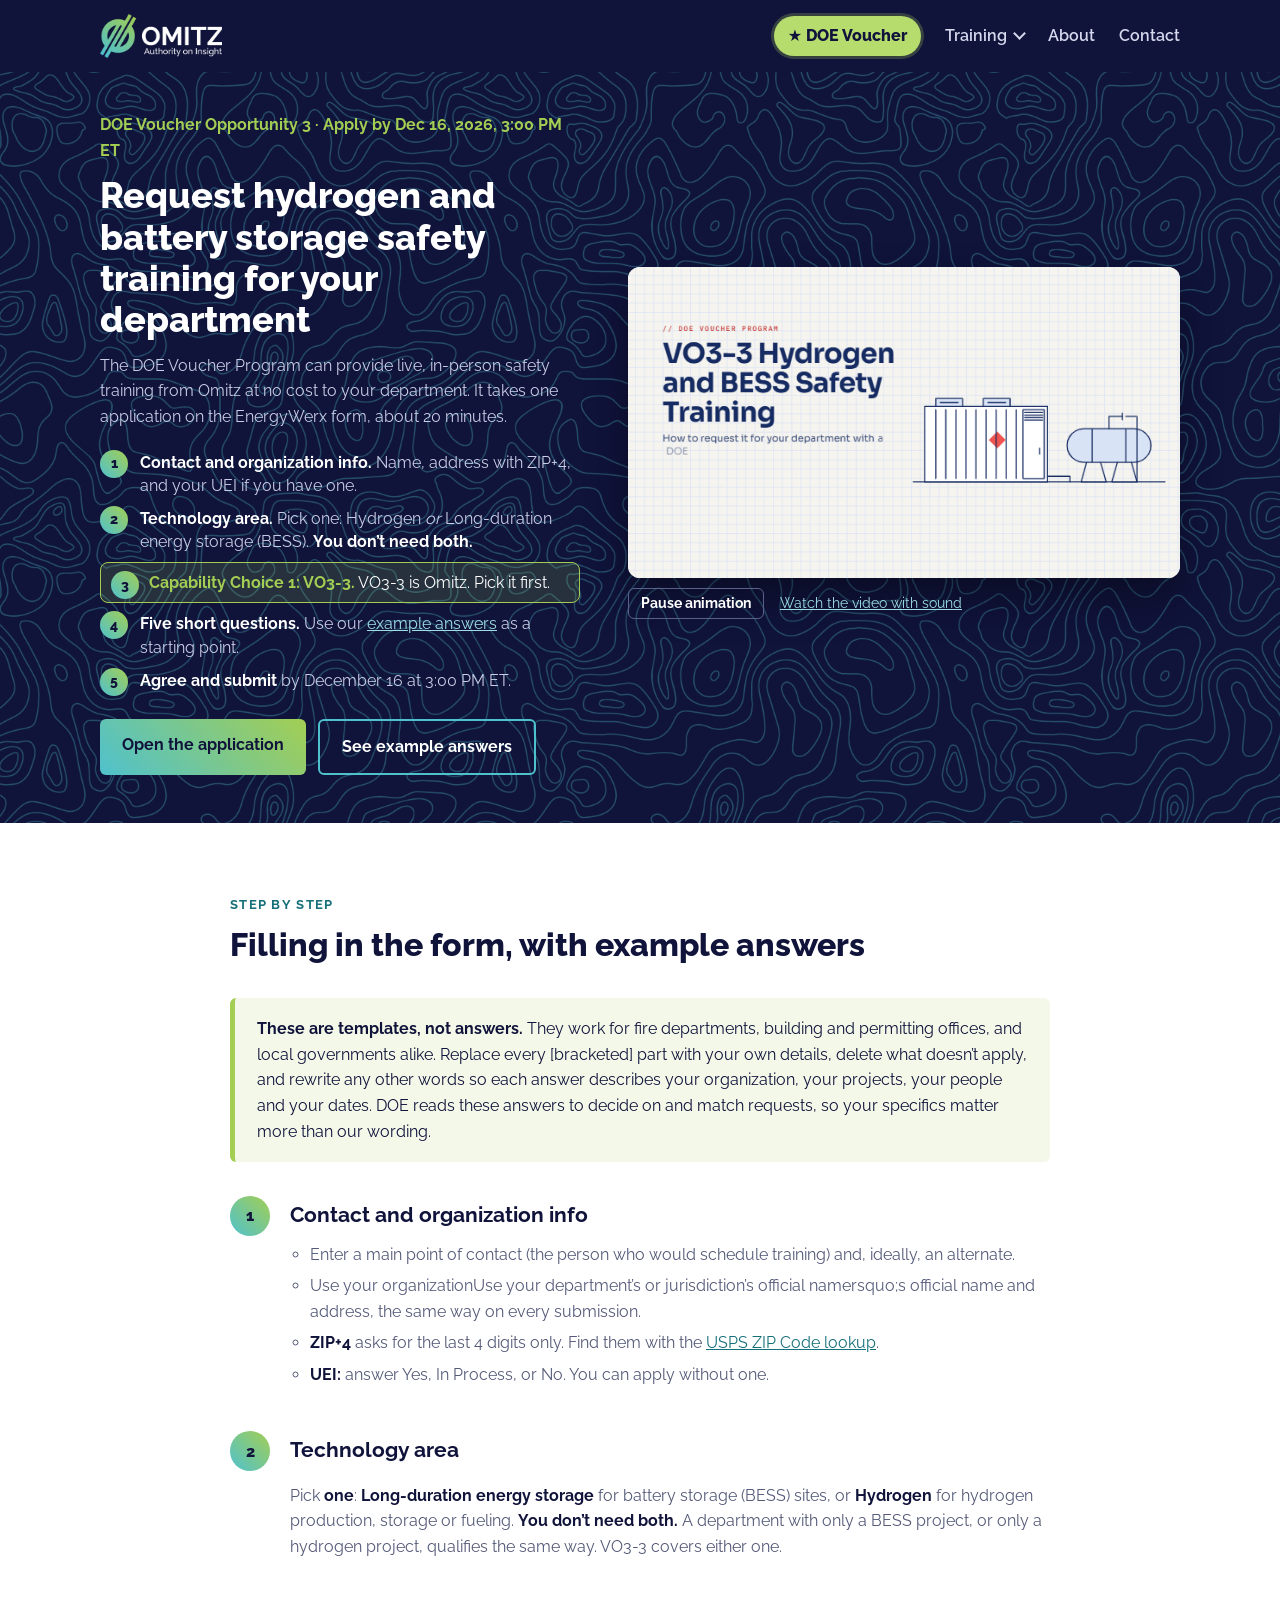
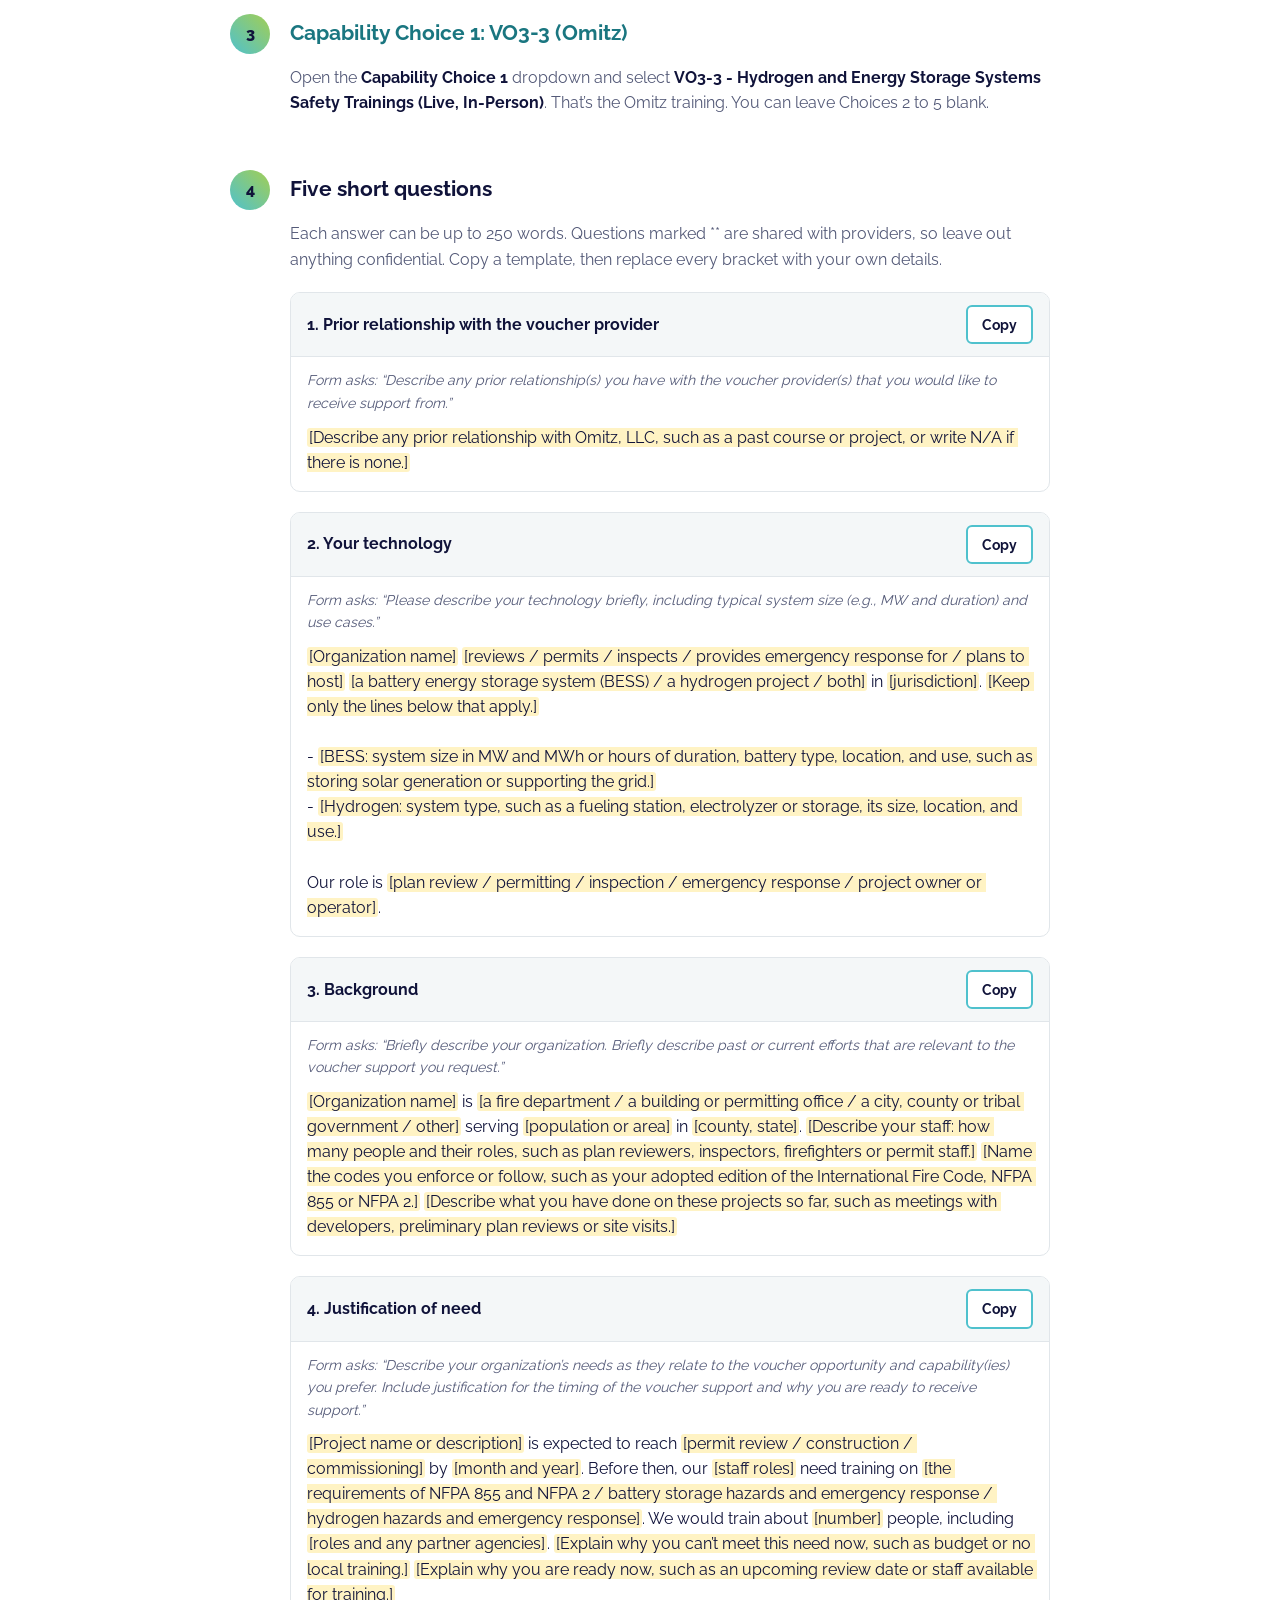
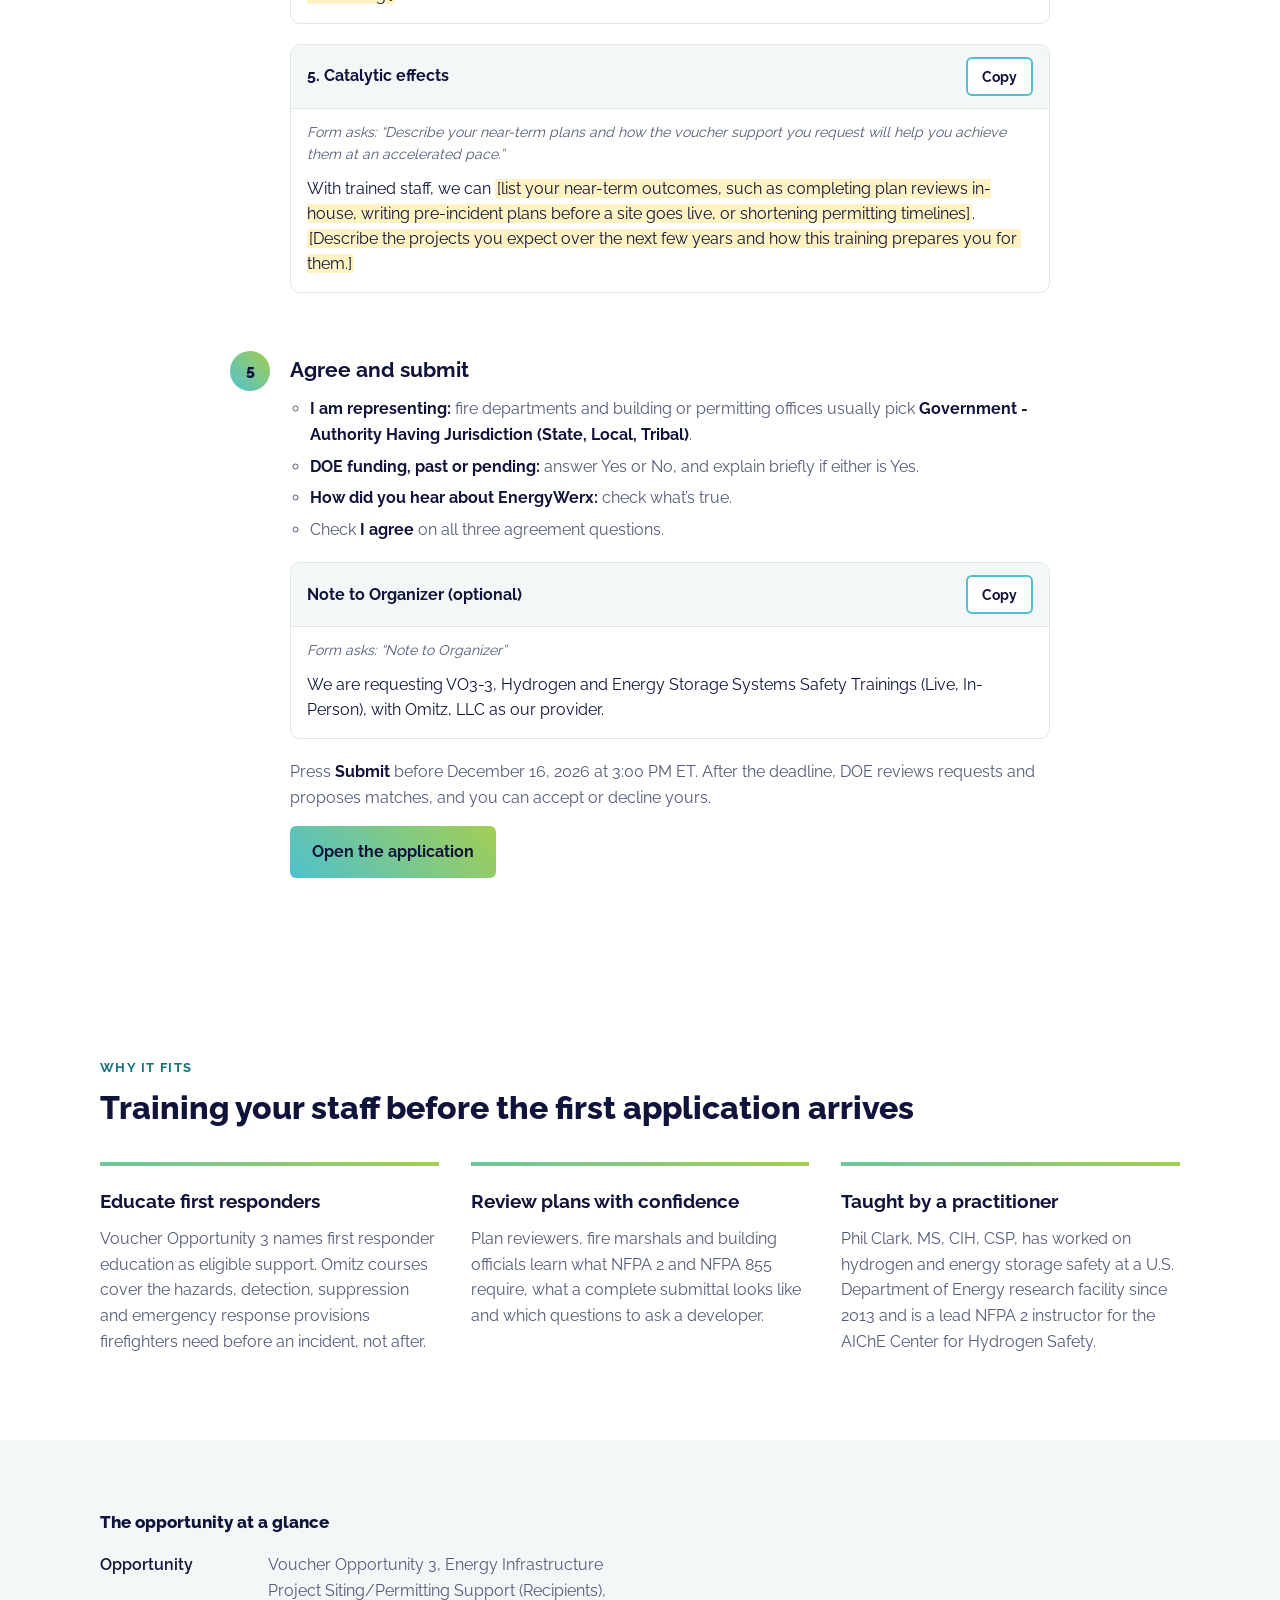
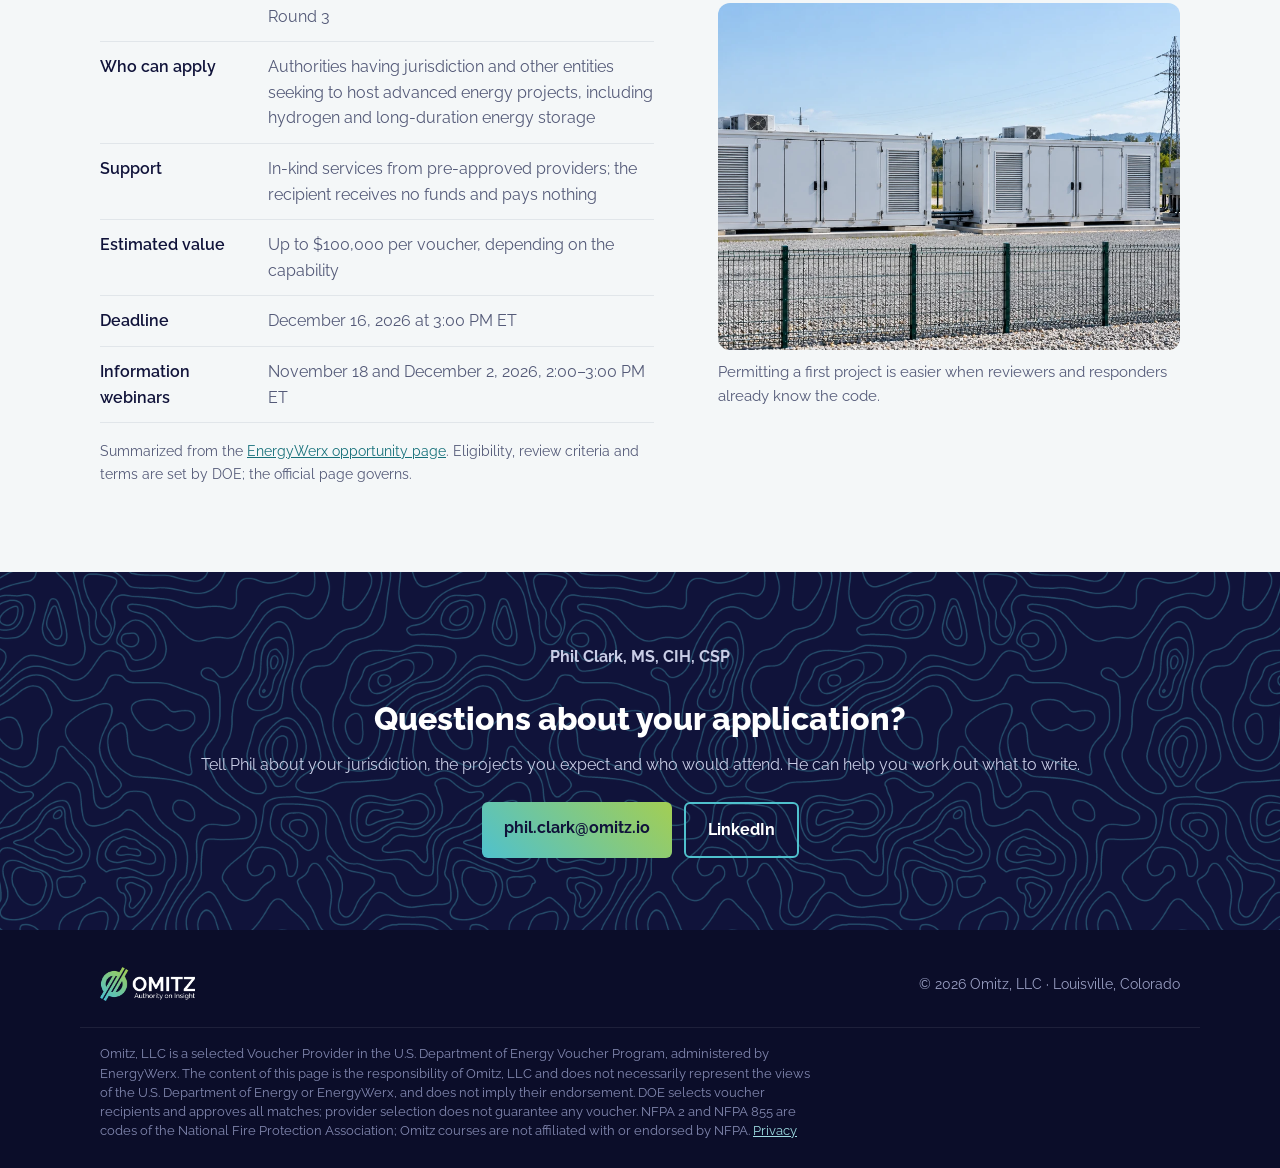
<file: doe-voucher.html>
<!doctype html>
<html lang="en">
<head>
  <meta charset="utf-8">
  <meta name="viewport" content="width=device-width, initial-scale=1">
  <title>How to Request VO3-3 Safety Training from Omitz | DOE Voucher Opportunity 3</title>
  <meta name="description" content="A step-by-step walkthrough, with a short video and example answers, for requesting VO3-3 hydrogen and energy storage safety training from Omitz through DOE Voucher Opportunity 3. Applications are due December 16, 2026.">
  <meta property="og:title" content="DOE Voucher Opportunity 3: Request Omitz Code Training | Omitz">
  <meta property="og:description" content="Request Omitz NFPA 2 and NFPA 855 training through DOE Voucher Opportunity 3. Recipient applications are due December 16, 2026 at 3:00 PM ET.">
  <meta property="og:type" content="website">
  <meta property="og:url" content="https://omitz.io/doe-voucher.html">
  <meta property="og:image" content="https://omitz.io/assets/og-image.jpg">
  <meta property="og:image:width" content="1200">
  <meta property="og:image:height" content="630">
  <meta property="og:site_name" content="Omitz">
  <meta name="twitter:card" content="summary_large_image">
  <link rel="canonical" href="https://omitz.io/doe-voucher.html">
  <link rel="icon" type="image/png" href="assets/favicon.png">
  <link rel="preload" href="assets/fonts/raleway-latin.woff2" as="font" type="font/woff2" crossorigin>
  <link rel="stylesheet" href="style.css?v=20261111b">
</head>
<body>
  <a class="skip-link" href="#main">Skip to content</a>
  <header class="site-header">
    <div class="wrap">
      <a class="logo" href="index.html"><img src="assets/logo-white.png" alt="Omitz, Authority on Insight" width="160" height="57"></a>
      <nav aria-label="Main navigation">
        <a class="nav-voucher" href="doe-voucher.html" aria-current="page" data-until="2026-12-16T20:00:00Z"><span aria-hidden="true">&#9733;</span> <span class="nv-long">DOE </span>Voucher</a>
        <div class="nav-menu">
          <button type="button" class="nav-toggle" aria-expanded="false" aria-controls="training-menu">Training</button>
          <ul id="training-menu" class="nav-dropdown">
            <li><a href="nfpa-2.html">NFPA 2<span>Hydrogen</span></a></li>
            <li><a href="nfpa-855.html">NFPA 855<span>Energy storage</span></a></li>
            <li><a href="ai-ethics.html">Ethical AI for ESH<span>Professional practice</span></a></li>
          </ul>
        </div>
        <a href="about.html">About</a>
        <a href="mailto:phil.clark@omitz.io">Contact</a>
      </nav>
    </div>
  </header>

  <main id="main">
    <section class="hero voucher-hero" aria-labelledby="page-title">
      <div class="wrap voucher-grid">
        <div class="voucher-head">
          <p class="eyebrow">DOE Voucher Opportunity 3 &middot; Apply by <time datetime="2026-12-16T15:00-05:00">Dec 16, 2026, 3:00 PM ET</time></p>
          <h1 id="page-title">Request hydrogen and battery storage safety training for your department</h1>
          <p class="lede">The DOE Voucher Program can provide live, in-person safety training from Omitz at no cost to your department. It takes one application on the EnergyWerx form, about 20 minutes.</p>
        </div>
        <figure class="voucher-video">
          <img id="signup-gif" src="assets/video/vo3-3-sign-up.gif" data-still="assets/video/vo3-3-sign-up-poster.webp" alt="Animated walkthrough of the EnergyWerx form: enter contact info, pick the technology area, choose VO3-3 as Capability Choice 1, answer five questions, agree and submit." width="640" height="360" fetchpriority="high">
          <figcaption><button type="button" class="gif-toggle" aria-pressed="false" data-gif="signup-gif">Pause animation</button> <a href="assets/video/vo3-3-sign-up.mp4">Watch the video with sound</a></figcaption>
        </figure>
        <div class="voucher-steps">
          <ol class="quick-steps">
            <li><strong>Contact and organization info.</strong> Name, address with ZIP+4, and your UEI if you have one.</li>
            <li><strong>Technology area.</strong> Pick one: Hydrogen <em>or</em> Long-duration energy storage (BESS). <strong>You don&rsquo;t need both.</strong></li>
            <li class="key-step"><strong>Capability Choice 1: VO3-3.</strong> VO3-3 is Omitz. Pick it first.</li>
            <li><strong>Five short questions.</strong> Use our <a href="#examples">example answers</a> as a starting point.</li>
            <li><strong>Agree and submit</strong> by December 16 at 3:00 PM ET.</li>
          </ol>
          <div class="actions">
            <a class="button" href="https://energywerx.submittable.com/submit/a0ad75ba-d11e-422c-9182-4532ed89decc/voucher-opportunity-3-recipient-2026">Open the application<span class="visually-hidden"> (EnergyWerx form)</span></a>
            <a class="button ghost" href="#examples">See example answers</a>
          </div>
        </div>
      </div>
    </section>

    <section id="examples" class="walkthrough" aria-labelledby="walkthrough-heading">
      <div class="wrap narrow">
        <p class="kicker">Step by step</p>
        <h2 id="walkthrough-heading">Filling in the form, with example answers</h2>
        <div class="tailor-note" role="note">
          <p><strong>These are templates, not answers.</strong> They work for fire departments, building and permitting offices, and local governments alike. Replace every [bracketed] part with your own details, delete what doesn&rsquo;t apply, and rewrite any other words so each answer describes your organization, your projects, your people and your dates. DOE reads these answers to decide on and match requests, so your specifics matter more than our wording.</p>
        </div>

        <ol class="walk-steps">
          <li>
            <h3>Contact and organization info</h3>
            <ul>
              <li>Enter a main point of contact (the person who would schedule training) and, ideally, an alternate.</li>
              <li>Use your organizationUse your department&rsquo;s or jurisdiction&rsquo;s official namersquo;s official name and address, the same way on every submission.</li>
              <li><strong>ZIP+4</strong> asks for the last 4 digits only. Find them with the <a href="https://tools.usps.com/zip-code-lookup.htm">USPS ZIP Code lookup</a>.</li>
              <li><strong>UEI:</strong> answer Yes, In Process, or No. You can apply without one.</li>
            </ul>
          </li>
          <li>
            <h3>Technology area</h3>
            <p>Pick <strong>one</strong>: <strong>Long-duration energy storage</strong> for battery storage (BESS) sites, or <strong>Hydrogen</strong> for hydrogen production, storage or fueling. <strong>You don&rsquo;t need both.</strong> A department with only a BESS project, or only a hydrogen project, qualifies the same way. VO3-3 covers either one.</p>
          </li>
          <li class="key-step">
            <h3>Capability Choice 1: VO3-3 (Omitz)</h3>
            <p>Open the <strong>Capability Choice 1</strong> dropdown and select <strong>VO3-3 - Hydrogen and Energy Storage Systems Safety Trainings (Live, In-Person)</strong>. That&rsquo;s the Omitz training. You can leave Choices 2 to 5 blank.</p>
          </li>
          <li>
            <h3>Five short questions</h3>
            <p>Each answer can be up to 250 words. Questions marked ** are shared with providers, so leave out anything confidential. Copy a template, then replace every bracket with your own details.</p>
          <div class="example">
            <div class="example-head">
              <h4 id="ex-prior-label">1. Prior relationship with the voucher provider</h4>
              <button type="button" class="copy-btn" data-copy="ex-prior" aria-describedby="ex-prior-label">Copy</button>
            </div>
            <p class="example-q">Form asks: &ldquo;Describe any prior relationship(s) you have with the voucher provider(s) that you would like to receive support from.&rdquo;</p>
            <div class="example-text" id="ex-prior"><mark>[Describe any prior relationship with Omitz, LLC, such as a past course or project, or write N/A if there is none.]</mark></div>
          </div>
          <div class="example">
            <div class="example-head">
              <h4 id="ex-tech-label">2. Your technology</h4>
              <button type="button" class="copy-btn" data-copy="ex-tech" aria-describedby="ex-tech-label">Copy</button>
            </div>
            <p class="example-q">Form asks: &ldquo;Please describe your technology briefly, including typical system size (e.g., MW and duration) and use cases.&rdquo;</p>
            <div class="example-text" id="ex-tech"><mark>[Organization name]</mark> <mark>[reviews / permits / inspects / provides emergency response for / plans to host]</mark> <mark>[a battery energy storage system (BESS) / a hydrogen project / both]</mark> in <mark>[jurisdiction]</mark>. <mark>[Keep only the lines below that apply.]</mark>

- <mark>[BESS: system size in MW and MWh or hours of duration, battery type, location, and use, such as storing solar generation or supporting the grid.]</mark>
- <mark>[Hydrogen: system type, such as a fueling station, electrolyzer or storage, its size, location, and use.]</mark>

Our role is <mark>[plan review / permitting / inspection / emergency response / project owner or operator]</mark>.</div>
          </div>
          <div class="example">
            <div class="example-head">
              <h4 id="ex-background-label">3. Background</h4>
              <button type="button" class="copy-btn" data-copy="ex-background" aria-describedby="ex-background-label">Copy</button>
            </div>
            <p class="example-q">Form asks: &ldquo;Briefly describe your organization. Briefly describe past or current efforts that are relevant to the voucher support you request.&rdquo;</p>
            <div class="example-text" id="ex-background"><mark>[Organization name]</mark> is <mark>[a fire department / a building or permitting office / a city, county or tribal government / other]</mark> serving <mark>[population or area]</mark> in <mark>[county, state]</mark>. <mark>[Describe your staff: how many people and their roles, such as plan reviewers, inspectors, firefighters or permit staff.]</mark> <mark>[Name the codes you enforce or follow, such as your adopted edition of the International Fire Code, NFPA 855 or NFPA 2.]</mark> <mark>[Describe what you have done on these projects so far, such as meetings with developers, preliminary plan reviews or site visits.]</mark></div>
          </div>
          <div class="example">
            <div class="example-head">
              <h4 id="ex-need-label">4. Justification of need</h4>
              <button type="button" class="copy-btn" data-copy="ex-need" aria-describedby="ex-need-label">Copy</button>
            </div>
            <p class="example-q">Form asks: &ldquo;Describe your organization&rsquo;s needs as they relate to the voucher opportunity and capability(ies) you prefer. Include justification for the timing of the voucher support and why you are ready to receive support.&rdquo;</p>
            <div class="example-text" id="ex-need"><mark>[Project name or description]</mark> is expected to reach <mark>[permit review / construction / commissioning]</mark> by <mark>[month and year]</mark>. Before then, our <mark>[staff roles]</mark> need training on <mark>[the requirements of NFPA 855 and NFPA 2 / battery storage hazards and emergency response / hydrogen hazards and emergency response]</mark>. We would train about <mark>[number]</mark> people, including <mark>[roles and any partner agencies]</mark>. <mark>[Explain why you can&rsquo;t meet this need now, such as budget or no local training.]</mark> <mark>[Explain why you are ready now, such as an upcoming review date or staff available for training.]</mark></div>
          </div>
          <div class="example">
            <div class="example-head">
              <h4 id="ex-catalytic-label">5. Catalytic effects</h4>
              <button type="button" class="copy-btn" data-copy="ex-catalytic" aria-describedby="ex-catalytic-label">Copy</button>
            </div>
            <p class="example-q">Form asks: &ldquo;Describe your near-term plans and how the voucher support you request will help you achieve them at an accelerated pace.&rdquo;</p>
            <div class="example-text" id="ex-catalytic">With trained staff, we can <mark>[list your near-term outcomes, such as completing plan reviews in-house, writing pre-incident plans before a site goes live, or shortening permitting timelines]</mark>. <mark>[Describe the projects you expect over the next few years and how this training prepares you for them.]</mark></div>
          </div>
          </li>
          <li>
            <h3>Agree and submit</h3>
            <ul>
              <li><strong>I am representing:</strong> fire departments and building or permitting offices usually pick <strong>Government - Authority Having Jurisdiction (State, Local, Tribal)</strong>.</li>
              <li><strong>DOE funding, past or pending:</strong> answer Yes or No, and explain briefly if either is Yes.</li>
              <li><strong>How did you hear about EnergyWerx:</strong> check what&rsquo;s true.</li>
              <li>Check <strong>I agree</strong> on all three agreement questions.</li>
            </ul>
          <div class="example">
            <div class="example-head">
              <h4 id="ex-note-label">Note to Organizer (optional)</h4>
              <button type="button" class="copy-btn" data-copy="ex-note" aria-describedby="ex-note-label">Copy</button>
            </div>
            <p class="example-q">Form asks: &ldquo;Note to Organizer&rdquo;</p>
            <div class="example-text" id="ex-note">We are requesting VO3-3, Hydrogen and Energy Storage Systems Safety Trainings (Live, In-Person), with Omitz, LLC as our provider.</div>
          </div>
            <p>Press <strong>Submit</strong> before December 16, 2026 at 3:00 PM ET. After the deadline, DOE reviews requests and proposes matches, and you can accept or decline yours.</p>
            <div class="actions">
              <a class="button" href="https://energywerx.submittable.com/submit/a0ad75ba-d11e-422c-9182-4532ed89decc/voucher-opportunity-3-recipient-2026">Open the application<span class="visually-hidden"> (EnergyWerx form)</span></a>
            </div>
          </li>
        </ol>
      </div>
    </section>

    <section aria-labelledby="fit">
      <div class="wrap">
        <p class="kicker">Why it fits</p>
        <h2 id="fit">Training your staff before the first application arrives</h2>
        <div class="service-grid">
          <article>
            <h3>Educate first responders</h3>
            <p>Voucher Opportunity 3 names first responder education as eligible support. Omitz courses cover the hazards, detection, suppression and emergency response provisions firefighters need before an incident, not after.</p>
          </article>
          <article>
            <h3>Review plans with confidence</h3>
            <p>Plan reviewers, fire marshals and building officials learn what NFPA 2 and NFPA 855 require, what a complete submittal looks like and which questions to ask a developer.</p>
          </article>
          <article>
            <h3>Taught by a practitioner</h3>
            <p>Phil Clark, MS, CIH, CSP, has worked on hydrogen and energy storage safety at a U.S. Department of Energy research facility since 2013 and is a lead NFPA 2 instructor for the AIChE Center for Hydrogen Safety.</p>
          </article>
        </div>
      </div>
    </section>

    <section class="course-panel" aria-labelledby="glance">
      <div class="wrap course-grid">
        <div class="course-copy">
          <h2 id="glance" class="sub">The opportunity at a glance</h2>
          <dl class="course-formats glance">
            <div><dt>Opportunity</dt><dd>Voucher Opportunity 3, Energy Infrastructure Project Siting/Permitting Support (Recipients), Round 3</dd></div>
            <div><dt>Who can apply</dt><dd>Authorities having jurisdiction and other entities seeking to host advanced energy projects, including hydrogen and long-duration energy storage</dd></div>
            <div><dt>Support</dt><dd>In-kind services from pre-approved providers; the recipient receives no funds and pays nothing</dd></div>
            <div><dt>Estimated value</dt><dd>Up to $100,000 per voucher, depending on the capability</dd></div>
            <div><dt>Deadline</dt><dd>December 16, 2026 at 3:00 PM ET</dd></div>
            <div><dt>Information webinars</dt><dd>November 18 and December 2, 2026, 2:00&ndash;3:00 PM ET</dd></div>
          </dl>
          <p class="source-note">Summarized from the <a href="https://www.energywerx.org/doe-opportunities/voucher-opportunity-3-energy-infrastructure-project-siting-permitting-support-recipients-round-3">EnergyWerx opportunity page</a>. Eligibility, review criteria and terms are set by DOE; the official page governs.</p>
        </div>
        <figure class="course-visual">
          <img src="assets/bess-site.webp" alt="Containerized battery energy storage enclosures at a secured outdoor installation" width="1200" height="675" loading="lazy">
          <figcaption>Permitting a first project is easier when reviewers and responders already know the code.</figcaption>
        </figure>
      </div>
    </section>

    <section id="contact" class="contact">
      <div class="wrap">
        <p class="eyebrow">Phil Clark, MS, CIH, CSP</p>
        <h2>Questions about your application?</h2>
        <p>Tell Phil about your jurisdiction, the projects you expect and who would attend. He can help you work out what to write.</p>
        <div class="actions centered">
          <a class="button" href="mailto:phil.clark@omitz.io?subject=DOE%20Voucher%20Opportunity%203">phil.clark@omitz.io</a>
          <a class="button ghost" href="https://www.linkedin.com/in/omitz">LinkedIn</a>
        </div>
      </div>
    </section>
  </main>

  <footer class="site-footer">
    <div class="wrap">
      <a href="index.html"><img src="assets/logo-white.png" alt="Omitz home" width="120" height="43"></a>
      <p>&copy; <span data-year>2026</span> Omitz, LLC &middot; Louisville, Colorado</p>
    </div>
    <div class="wrap footer-note">
      <p>Omitz, LLC is a selected Voucher Provider in the U.S. Department of Energy Voucher Program, administered by EnergyWerx. The content of this page is the responsibility of Omitz, LLC and does not necessarily represent the views of the U.S. Department of Energy or EnergyWerx, and does not imply their endorsement. DOE selects voucher recipients and approves all matches; provider selection does not guarantee any voucher. NFPA 2 and NFPA 855 are codes of the National Fire Protection Association; Omitz courses are not affiliated with or endorsed by NFPA. <a href="privacy.html">Privacy</a></p>
    </div>
  </footer>
  <script src="site.js?v=20261111b" defer></script>
</body>
</html>
</file>
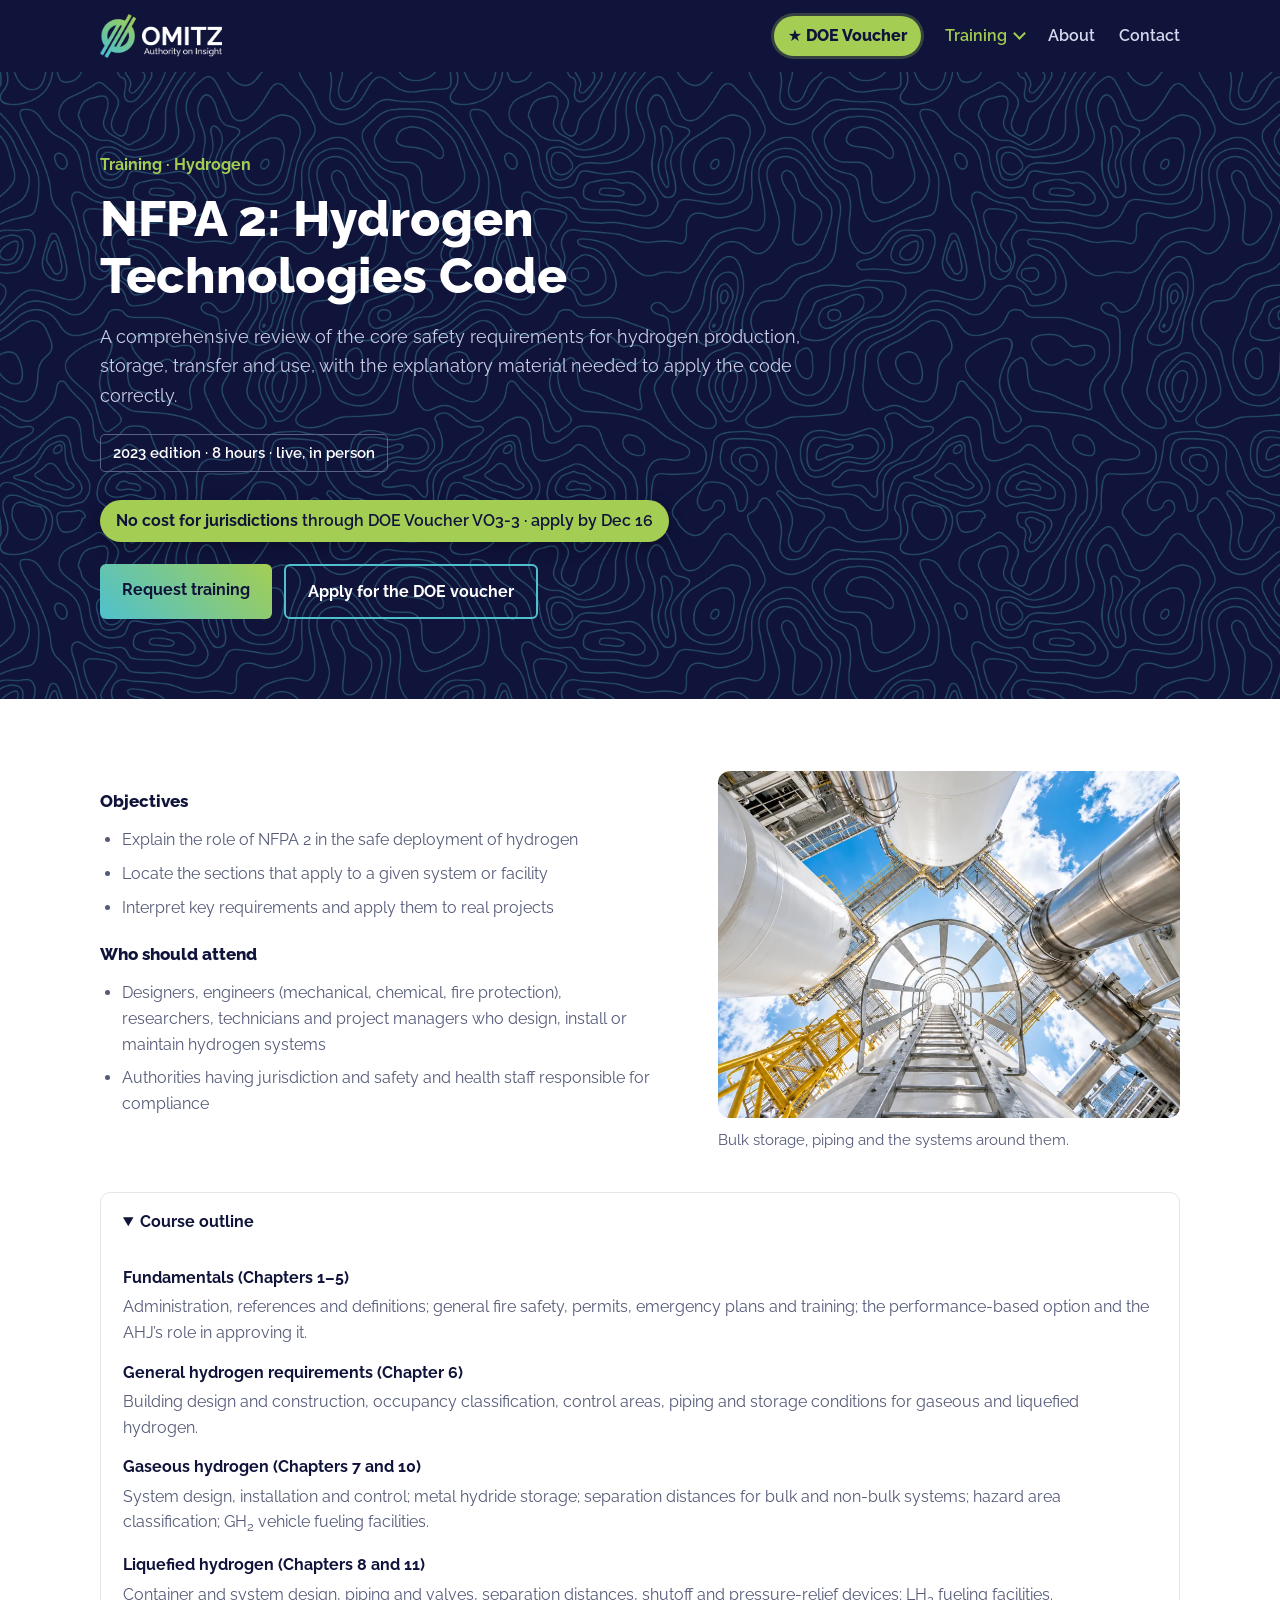
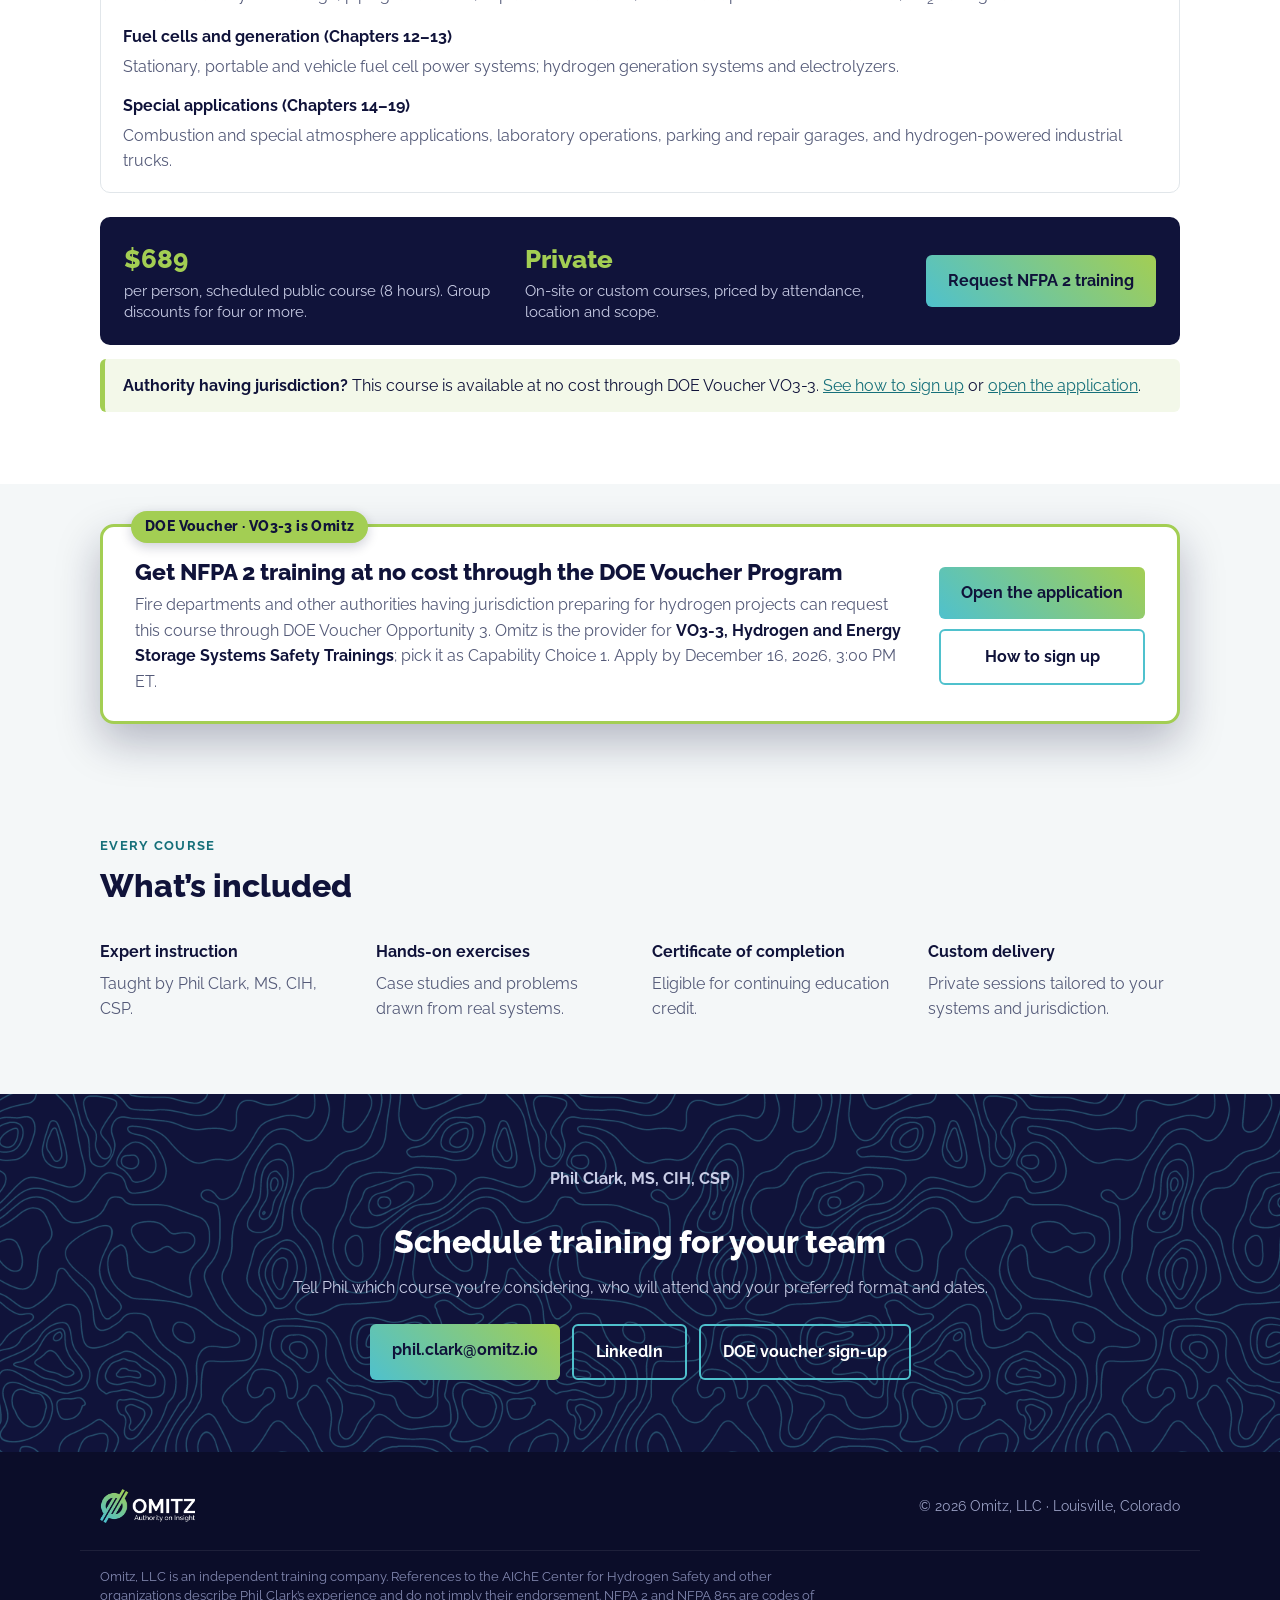
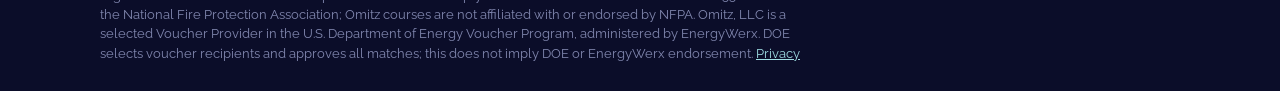
<file: nfpa-2.html>
<!doctype html>
<html lang="en">
<head>
  <meta charset="utf-8">
  <meta name="viewport" content="width=device-width, initial-scale=1">
  <title>NFPA 2 Hydrogen Technologies Code Training | Omitz</title>
  <meta name="description" content="Eight-hour, instructor-led NFPA 2 (2023) course for engineers, code officials and safety professionals working with hydrogen. Taught by Phil Clark, MS, CIH, CSP.">
  <meta property="og:title" content="NFPA 2 Hydrogen Technologies Code Training | Omitz">
  <meta property="og:description" content="Eight-hour, instructor-led NFPA 2 (2023) course for engineers, code officials and safety professionals working with hydrogen. Taught by Phil Clark, MS, CIH, CSP.">
  <meta property="og:type" content="website">
  <meta property="og:url" content="https://omitz.io/nfpa-2.html">
  <meta property="og:image" content="https://omitz.io/assets/og-image.jpg">
  <meta property="og:image:width" content="1200">
  <meta property="og:image:height" content="630">
  <meta property="og:site_name" content="Omitz">
  <meta name="twitter:card" content="summary_large_image">
  <link rel="canonical" href="https://omitz.io/nfpa-2.html">
  <link rel="icon" type="image/png" href="assets/favicon.png">
  <link rel="preload" href="assets/fonts/raleway-latin.woff2" as="font" type="font/woff2" crossorigin>
  <link rel="stylesheet" href="style.css?v=20261111b">
  <script type="application/ld+json">
{
 "@context": "https://schema.org",
 "@graph": [
  {
   "@type": "Course",
   "name": "NFPA 2: Hydrogen Technologies Code (2023)",
   "description": "Comprehensive, instructor-led review of NFPA 2 safety requirements for hydrogen production, storage, transfer and use.",
   "url": "https://omitz.io/nfpa-2.html",
   "courseCode": "NFPA-2",
   "provider": {
    "@id": "https://omitz.io/#org"
   },
   "instructor": {
    "@id": "https://omitz.io/#phil"
   },
   "inLanguage": "en",
   "hasCourseInstance": {
    "@type": "CourseInstance",
    "courseMode": "Onsite",
    "courseWorkload": "PT8H",
    "instructor": {
     "@id": "https://omitz.io/#phil"
    }
   },
   "offers": {
    "@type": "Offer",
    "category": "Paid",
    "price": "689",
    "priceCurrency": "USD",
    "description": "Per person, scheduled public 8-hour course"
   }
  },
  {
   "@type": "EducationalOrganization",
   "@id": "https://omitz.io/#org",
   "name": "Omitz, LLC",
   "url": "https://omitz.io/",
   "logo": "https://omitz.io/assets/logo.png",
   "slogan": "Authority on Insight",
   "email": "phil.clark@omitz.io",
   "address": {
    "@type": "PostalAddress",
    "addressLocality": "Louisville",
    "addressRegion": "CO",
    "addressCountry": "US"
   },
   "founder": {
    "@id": "https://omitz.io/#phil"
   },
   "sameAs": [
    "https://www.linkedin.com/in/omitz"
   ]
  },
  {
   "@type": "Person",
   "@id": "https://omitz.io/#phil",
   "name": "Phil Clark",
   "honorificSuffix": "MS, CIH, CSP",
   "jobTitle": "Founder and CEO",
   "worksFor": {
    "@id": "https://omitz.io/#org"
   },
   "image": "https://omitz.io/assets/phil-clark.webp",
   "url": "https://omitz.io/about.html",
   "hasCredential": [
    {
     "@type": "EducationalOccupationalCredential",
     "name": "Certified Industrial Hygienist (CIH)"
    },
    {
     "@type": "EducationalOccupationalCredential",
     "name": "Certified Safety Professional (CSP)"
    }
   ],
   "knowsAbout": [
    "Hydrogen safety",
    "NFPA 2",
    "NFPA 855",
    "Battery energy storage systems",
    "Industrial hygiene",
    "Process safety",
    "Gas detection",
    "AI in environmental, health and safety practice"
   ],
   "sameAs": [
    "https://www.linkedin.com/in/omitz"
   ]
  }
 ]
}
  </script>
</head>
<body>
  <a class="skip-link" href="#main">Skip to content</a>
  <header class="site-header">
    <div class="wrap">
      <a class="logo" href="index.html"><img src="assets/logo-white.png" alt="Omitz, Authority on Insight" width="160" height="57"></a>
      <nav aria-label="Main navigation">
        <a class="nav-voucher" href="doe-voucher.html" data-until="2026-12-16T20:00:00Z"><span aria-hidden="true">&#9733;</span> <span class="nv-long">DOE </span>Voucher</a>
        <div class="nav-menu" data-current="true">
          <button type="button" class="nav-toggle" aria-expanded="false" aria-controls="training-menu">Training</button>
          <ul id="training-menu" class="nav-dropdown">
            <li><a href="nfpa-2.html" aria-current="page">NFPA 2<span>Hydrogen</span></a></li>
            <li><a href="nfpa-855.html">NFPA 855<span>Energy storage</span></a></li>
            <li><a href="ai-ethics.html">Ethical AI for ESH<span>Professional practice</span></a></li>
          </ul>
        </div>
        <a href="about.html">About</a>
        <a href="mailto:phil.clark@omitz.io">Contact</a>
      </nav>
    </div>
  </header>
  <main id="main">
    <section class="hero course-hero">
      <div class="wrap">
        <p class="eyebrow">Training &middot; Hydrogen</p>
        <h1>NFPA 2: Hydrogen Technologies Code</h1>
        <p class="lede">A comprehensive review of the core safety requirements for hydrogen production, storage, transfer and use, with the explanatory material needed to apply the code correctly.</p>
        <p class="hero-meta">2023 edition &middot; 8 hours &middot; live, in person</p>
        <p class="vc-pill" data-until="2026-12-16T20:00:00Z"><a href="doe-voucher.html"><strong>No cost for jurisdictions</strong> through DOE Voucher VO3-3 &middot; apply by Dec 16</a></p>
        <div class="actions"><a class="button" href="mailto:phil.clark@omitz.io?subject=NFPA%202%20training%20request">Request training</a><a class="button ghost" href="https://energywerx.submittable.com/submit/a0ad75ba-d11e-422c-9182-4532ed89decc/voucher-opportunity-3-recipient-2026" data-until="2026-12-16T20:00:00Z">Apply for the DOE voucher<span class="visually-hidden"> (EnergyWerx form)</span></a></div>
      </div>
    </section>

    <section id="nfpa-2" class="course-section">
      <div class="wrap course-grid">
        <div class="course-copy">
          <h2 class="sub">Objectives</h2>
          <ul class="course-topics">
            <li>Explain the role of NFPA 2 in the safe deployment of hydrogen</li>
            <li>Locate the sections that apply to a given system or facility</li>
            <li>Interpret key requirements and apply them to real projects</li>
          </ul>
          <h2 class="sub">Who should attend</h2>
          <ul class="course-topics">
            <li>Designers, engineers (mechanical, chemical, fire protection), researchers, technicians and project managers who design, install or maintain hydrogen systems</li>
            <li>Authorities having jurisdiction and safety and health staff responsible for compliance</li>
          </ul>
        </div>
        <figure class="course-visual">
          <img src="assets/hydrogen-tanks.webp" alt="Hydrogen storage vessels and pipework surrounding a caged access ladder" width="1200" height="675" loading="lazy">
          <figcaption>Bulk storage, piping and the systems around them.</figcaption>
        </figure>
      </div>
      <div class="wrap">
        <details class="outline" open>
          <summary>Course outline</summary>
          <dl>
            <dt>Fundamentals (Chapters 1&ndash;5)</dt>
            <dd>Administration, references and definitions; general fire safety, permits, emergency plans and training; the performance-based option and the AHJ&rsquo;s role in approving it.</dd>
            <dt>General hydrogen requirements (Chapter 6)</dt>
            <dd>Building design and construction, occupancy classification, control areas, piping and storage conditions for gaseous and liquefied hydrogen.</dd>
            <dt>Gaseous hydrogen (Chapters 7 and 10)</dt>
            <dd>System design, installation and control; metal hydride storage; separation distances for bulk and non-bulk systems; hazard area classification; GH<sub>2</sub> vehicle fueling facilities.</dd>
            <dt>Liquefied hydrogen (Chapters 8 and 11)</dt>
            <dd>Container and system design, piping and valves, separation distances, shutoff and pressure-relief devices; LH<sub>2</sub> fueling facilities.</dd>
            <dt>Fuel cells and generation (Chapters 12&ndash;13)</dt>
            <dd>Stationary, portable and vehicle fuel cell power systems; hydrogen generation systems and electrolyzers.</dd>
            <dt>Special applications (Chapters 14&ndash;19)</dt>
            <dd>Combustion and special atmosphere applications, laboratory operations, parking and repair garages, and hydrogen-powered industrial trucks.</dd>
          </dl>
        </details>
        <div class="pricing">
          <div><strong>$689</strong><span>per person, scheduled public course (8 hours). Group discounts for four or more.</span></div>
          <div><strong>Private</strong><span>On-site or custom courses, priced by attendance, location and scope.</span></div>
          <a class="button" href="mailto:phil.clark@omitz.io?subject=NFPA%202%20training%20request">Request NFPA 2 training</a>
        </div>
        <p class="vc-price-note" data-until="2026-12-16T20:00:00Z"><strong>Authority having jurisdiction?</strong> This course is available at no cost through DOE Voucher VO3-3. <a href="doe-voucher.html">See how to sign up</a> or <a href="https://energywerx.submittable.com/submit/a0ad75ba-d11e-422c-9182-4532ed89decc/voucher-opportunity-3-recipient-2026">open the application</a>.</p>
      </div>
    </section>

    <aside class="voucher-callout" aria-labelledby="vc-9897" data-until="2026-12-16T20:00:00Z">
      <div class="wrap">
        <div class="vc-card">
          <p class="vc-badge">DOE Voucher &middot; VO3-3 is Omitz</p>
          <div class="vc-text">
            <h2 id="vc-9897">Get NFPA 2 training at no cost through the DOE Voucher Program</h2>
            <p>Fire departments and other authorities having jurisdiction preparing for hydrogen projects can request this course through DOE Voucher Opportunity 3. Omitz is the provider for <strong>VO3-3, Hydrogen and Energy Storage Systems Safety Trainings</strong>; pick it as Capability Choice 1. Apply by <time datetime="2026-12-16T15:00-05:00">December 16, 2026, 3:00 PM ET</time>.</p>
          </div>
          <div class="vc-actions">
            <a class="button" href="https://energywerx.submittable.com/submit/a0ad75ba-d11e-422c-9182-4532ed89decc/voucher-opportunity-3-recipient-2026">Open the application<span class="visually-hidden"> (EnergyWerx form)</span></a>
            <a class="button vc-ghost" href="doe-voucher.html">How to sign up</a>
          </div>
        </div>
      </div>
    </aside>

    <section class="included">
      <div class="wrap">
        <p class="kicker">Every course</p>
        <h2>What&rsquo;s included</h2>
        <ul class="included-grid">
          <li><strong>Expert instruction</strong>Taught by Phil Clark, MS, CIH, CSP.</li>
          <li><strong>Hands-on exercises</strong>Case studies and problems drawn from real systems.</li>
          <li><strong>Certificate of completion</strong>Eligible for continuing education credit.</li>
          <li><strong>Custom delivery</strong>Private sessions tailored to your systems and jurisdiction.</li>
        </ul>
      </div>
    </section>

    <section id="contact" class="contact">
      <div class="wrap">
        <p class="eyebrow">Phil Clark, MS, CIH, CSP</p>
        <h2>Schedule training for your team</h2>
        <p>Tell Phil which course you&rsquo;re considering, who will attend and your preferred format and dates.</p>
        <div class="actions centered">
          <a class="button" href="mailto:phil.clark@omitz.io">phil.clark@omitz.io</a>
          <a class="button ghost" href="https://www.linkedin.com/in/omitz">LinkedIn</a>
          <a class="button ghost" href="doe-voucher.html" data-until="2026-12-16T20:00:00Z">DOE voucher sign-up</a>
        </div>
      </div>
    </section>
  </main>
  <footer class="site-footer">
    <div class="wrap">
      <a href="index.html"><img src="assets/logo-white.png" alt="Omitz home" width="120" height="43"></a>
      <p>&copy; <span data-year>2026</span> Omitz, LLC &middot; Louisville, Colorado</p>
    </div>
    <div class="wrap footer-note">
      <p>Omitz, LLC is an independent training company. References to the AIChE Center for Hydrogen Safety and other organizations describe Phil Clark&rsquo;s experience and do not imply their endorsement. NFPA 2 and NFPA 855 are codes of the National Fire Protection Association; Omitz courses are not affiliated with or endorsed by NFPA. Omitz, LLC is a selected Voucher Provider in the U.S. Department of Energy Voucher Program, administered by EnergyWerx. DOE selects voucher recipients and approves all matches; this does not imply DOE or EnergyWerx endorsement. <a href="privacy.html">Privacy</a></p>
    </div>
  </footer>
  <script src="site.js?v=20261111b" defer></script>
</body>
</html>
</file>
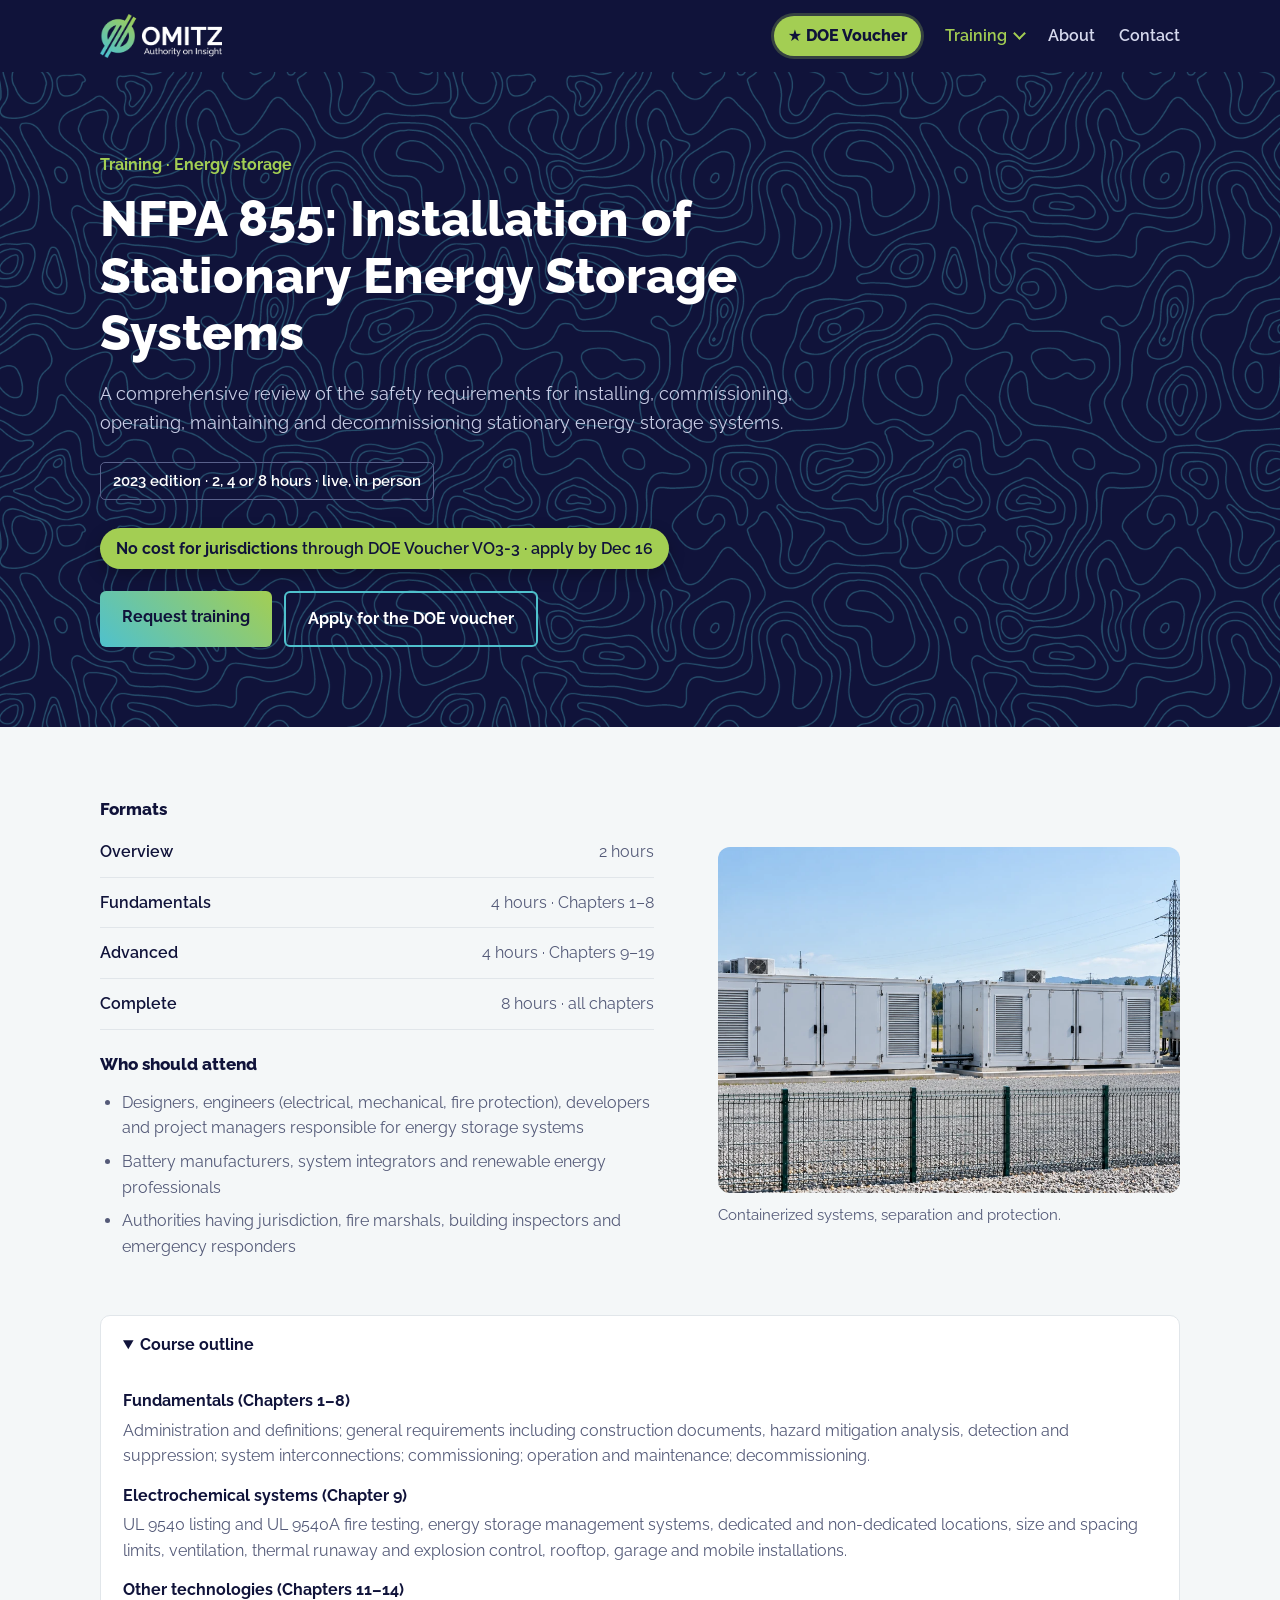
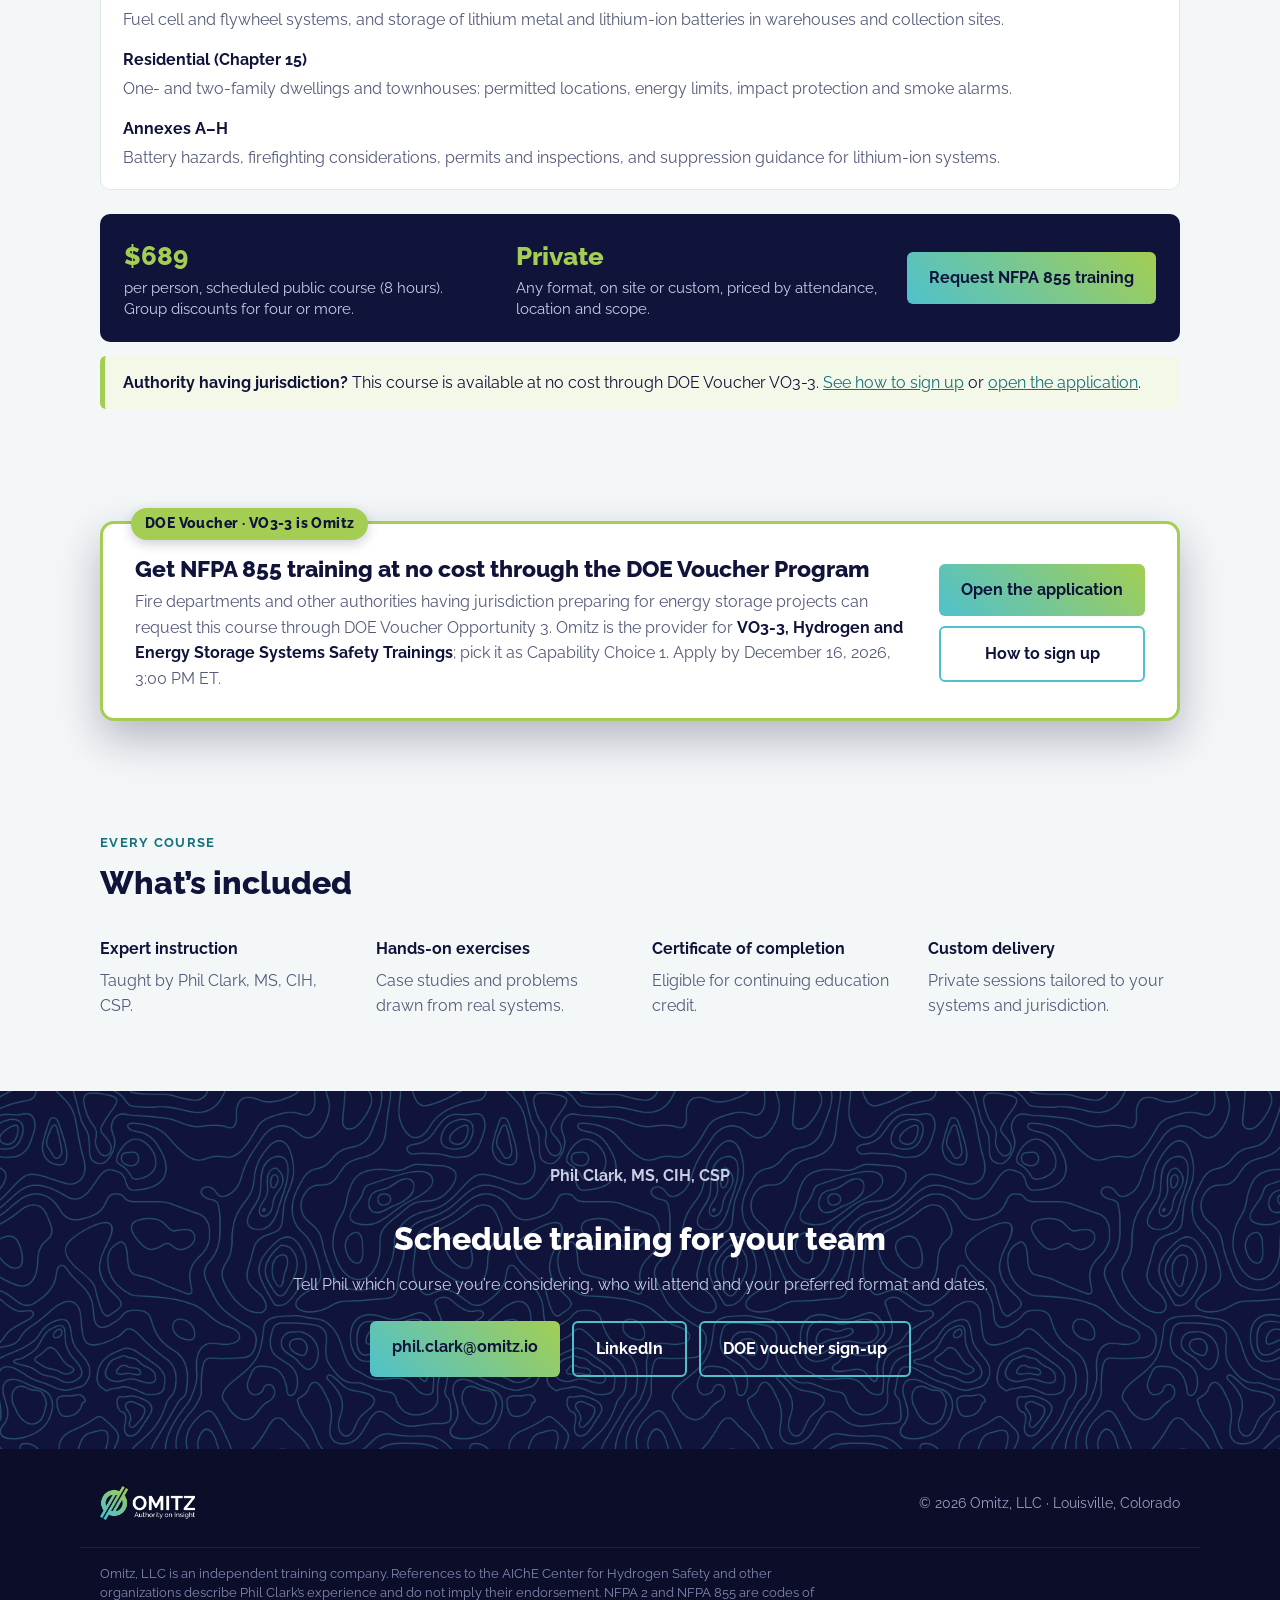
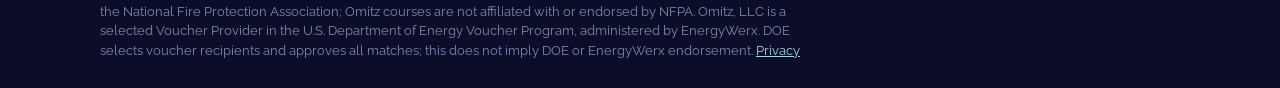
<file: nfpa-855.html>
<!doctype html>
<html lang="en">
<head>
  <meta charset="utf-8">
  <meta name="viewport" content="width=device-width, initial-scale=1">
  <title>NFPA 855 Energy Storage Systems Training | Omitz</title>
  <meta name="description" content="Instructor-led NFPA 855 (2023) courses on stationary energy storage, offered in 2-, 4- and 8-hour formats. Taught by Phil Clark, MS, CIH, CSP.">
  <meta property="og:title" content="NFPA 855 Energy Storage Systems Training | Omitz">
  <meta property="og:description" content="Instructor-led NFPA 855 (2023) courses on stationary energy storage, offered in 2-, 4- and 8-hour formats. Taught by Phil Clark, MS, CIH, CSP.">
  <meta property="og:type" content="website">
  <meta property="og:url" content="https://omitz.io/nfpa-855.html">
  <meta property="og:image" content="https://omitz.io/assets/og-image.jpg">
  <meta property="og:image:width" content="1200">
  <meta property="og:image:height" content="630">
  <meta property="og:site_name" content="Omitz">
  <meta name="twitter:card" content="summary_large_image">
  <link rel="canonical" href="https://omitz.io/nfpa-855.html">
  <link rel="icon" type="image/png" href="assets/favicon.png">
  <link rel="preload" href="assets/fonts/raleway-latin.woff2" as="font" type="font/woff2" crossorigin>
  <link rel="stylesheet" href="style.css?v=20261111b">
  <script type="application/ld+json">
{
 "@context": "https://schema.org",
 "@graph": [
  {
   "@type": "Course",
   "name": "NFPA 855: Installation of Stationary Energy Storage Systems (2023)",
   "description": "Instructor-led review of NFPA 855 safety requirements for installing, commissioning, operating, maintaining and decommissioning stationary energy storage systems.",
   "url": "https://omitz.io/nfpa-855.html",
   "courseCode": "NFPA-855",
   "provider": {
    "@id": "https://omitz.io/#org"
   },
   "instructor": {
    "@id": "https://omitz.io/#phil"
   },
   "inLanguage": "en",
   "hasCourseInstance": {
    "@type": "CourseInstance",
    "courseMode": "Onsite",
    "courseWorkload": "PT8H",
    "instructor": {
     "@id": "https://omitz.io/#phil"
    }
   },
   "offers": {
    "@type": "Offer",
    "category": "Paid",
    "price": "689",
    "priceCurrency": "USD",
    "description": "Per person, scheduled public 8-hour course"
   }
  },
  {
   "@type": "EducationalOrganization",
   "@id": "https://omitz.io/#org",
   "name": "Omitz, LLC",
   "url": "https://omitz.io/",
   "logo": "https://omitz.io/assets/logo.png",
   "slogan": "Authority on Insight",
   "email": "phil.clark@omitz.io",
   "address": {
    "@type": "PostalAddress",
    "addressLocality": "Louisville",
    "addressRegion": "CO",
    "addressCountry": "US"
   },
   "founder": {
    "@id": "https://omitz.io/#phil"
   },
   "sameAs": [
    "https://www.linkedin.com/in/omitz"
   ]
  },
  {
   "@type": "Person",
   "@id": "https://omitz.io/#phil",
   "name": "Phil Clark",
   "honorificSuffix": "MS, CIH, CSP",
   "jobTitle": "Founder and CEO",
   "worksFor": {
    "@id": "https://omitz.io/#org"
   },
   "image": "https://omitz.io/assets/phil-clark.webp",
   "url": "https://omitz.io/about.html",
   "hasCredential": [
    {
     "@type": "EducationalOccupationalCredential",
     "name": "Certified Industrial Hygienist (CIH)"
    },
    {
     "@type": "EducationalOccupationalCredential",
     "name": "Certified Safety Professional (CSP)"
    }
   ],
   "knowsAbout": [
    "Hydrogen safety",
    "NFPA 2",
    "NFPA 855",
    "Battery energy storage systems",
    "Industrial hygiene",
    "Process safety",
    "Gas detection",
    "AI in environmental, health and safety practice"
   ],
   "sameAs": [
    "https://www.linkedin.com/in/omitz"
   ]
  }
 ]
}
  </script>
</head>
<body>
  <a class="skip-link" href="#main">Skip to content</a>
  <header class="site-header">
    <div class="wrap">
      <a class="logo" href="index.html"><img src="assets/logo-white.png" alt="Omitz, Authority on Insight" width="160" height="57"></a>
      <nav aria-label="Main navigation">
        <a class="nav-voucher" href="doe-voucher.html" data-until="2026-12-16T20:00:00Z"><span aria-hidden="true">&#9733;</span> <span class="nv-long">DOE </span>Voucher</a>
        <div class="nav-menu" data-current="true">
          <button type="button" class="nav-toggle" aria-expanded="false" aria-controls="training-menu">Training</button>
          <ul id="training-menu" class="nav-dropdown">
            <li><a href="nfpa-2.html">NFPA 2<span>Hydrogen</span></a></li>
            <li><a href="nfpa-855.html" aria-current="page">NFPA 855<span>Energy storage</span></a></li>
            <li><a href="ai-ethics.html">Ethical AI for ESH<span>Professional practice</span></a></li>
          </ul>
        </div>
        <a href="about.html">About</a>
        <a href="mailto:phil.clark@omitz.io">Contact</a>
      </nav>
    </div>
  </header>
  <main id="main">
    <section class="hero course-hero">
      <div class="wrap">
        <p class="eyebrow">Training &middot; Energy storage</p>
        <h1>NFPA 855: Installation of Stationary Energy Storage Systems</h1>
        <p class="lede">A comprehensive review of the safety requirements for installing, commissioning, operating, maintaining and decommissioning stationary energy storage systems.</p>
        <p class="hero-meta">2023 edition &middot; 2, 4 or 8 hours &middot; live, in person</p>
        <p class="vc-pill" data-until="2026-12-16T20:00:00Z"><a href="doe-voucher.html"><strong>No cost for jurisdictions</strong> through DOE Voucher VO3-3 &middot; apply by Dec 16</a></p>
        <div class="actions"><a class="button" href="mailto:phil.clark@omitz.io?subject=NFPA%20855%20training%20request">Request training</a><a class="button ghost" href="https://energywerx.submittable.com/submit/a0ad75ba-d11e-422c-9182-4532ed89decc/voucher-opportunity-3-recipient-2026" data-until="2026-12-16T20:00:00Z">Apply for the DOE voucher<span class="visually-hidden"> (EnergyWerx form)</span></a></div>
      </div>
    </section>

    <section id="nfpa-855" class="course-section course-panel">
      <div class="wrap course-grid">
        <div class="course-copy">
          <h2 class="sub">Formats</h2>
          <dl class="course-formats">
            <div><dt>Overview</dt><dd>2 hours</dd></div>
            <div><dt>Fundamentals</dt><dd>4 hours &middot; Chapters 1&ndash;8</dd></div>
            <div><dt>Advanced</dt><dd>4 hours &middot; Chapters 9&ndash;19</dd></div>
            <div><dt>Complete</dt><dd>8 hours &middot; all chapters</dd></div>
          </dl>
          <h2 class="sub">Who should attend</h2>
          <ul class="course-topics">
            <li>Designers, engineers (electrical, mechanical, fire protection), developers and project managers responsible for energy storage systems</li>
            <li>Battery manufacturers, system integrators and renewable energy professionals</li>
            <li>Authorities having jurisdiction, fire marshals, building inspectors and emergency responders</li>
          </ul>
        </div>
        <figure class="course-visual">
          <img src="assets/bess-site.webp" alt="Containerized battery energy storage enclosures at a secured outdoor installation" width="1200" height="675" loading="lazy">
          <figcaption>Containerized systems, separation and protection.</figcaption>
        </figure>
      </div>
      <div class="wrap">
        <details class="outline" open>
          <summary>Course outline</summary>
          <dl>
            <dt>Fundamentals (Chapters 1&ndash;8)</dt>
            <dd>Administration and definitions; general requirements including construction documents, hazard mitigation analysis, detection and suppression; system interconnections; commissioning; operation and maintenance; decommissioning.</dd>
            <dt>Electrochemical systems (Chapter 9)</dt>
            <dd>UL 9540 listing and UL 9540A fire testing, energy storage management systems, dedicated and non-dedicated locations, size and spacing limits, ventilation, thermal runaway and explosion control, rooftop, garage and mobile installations.</dd>
            <dt>Other technologies (Chapters 11&ndash;14)</dt>
            <dd>Fuel cell and flywheel systems, and storage of lithium metal and lithium-ion batteries in warehouses and collection sites.</dd>
            <dt>Residential (Chapter 15)</dt>
            <dd>One- and two-family dwellings and townhouses: permitted locations, energy limits, impact protection and smoke alarms.</dd>
            <dt>Annexes A&ndash;H</dt>
            <dd>Battery hazards, firefighting considerations, permits and inspections, and suppression guidance for lithium-ion systems.</dd>
          </dl>
        </details>
        <div class="pricing">
          <div><strong>$689</strong><span>per person, scheduled public course (8 hours). Group discounts for four or more.</span></div>
          <div><strong>Private</strong><span>Any format, on site or custom, priced by attendance, location and scope.</span></div>
          <a class="button" href="mailto:phil.clark@omitz.io?subject=NFPA%20855%20training%20request">Request NFPA 855 training</a>
        </div>
        <p class="vc-price-note" data-until="2026-12-16T20:00:00Z"><strong>Authority having jurisdiction?</strong> This course is available at no cost through DOE Voucher VO3-3. <a href="doe-voucher.html">See how to sign up</a> or <a href="https://energywerx.submittable.com/submit/a0ad75ba-d11e-422c-9182-4532ed89decc/voucher-opportunity-3-recipient-2026">open the application</a>.</p>
      </div>
    </section>

    <aside class="voucher-callout" aria-labelledby="vc-2845" data-until="2026-12-16T20:00:00Z">
      <div class="wrap">
        <div class="vc-card">
          <p class="vc-badge">DOE Voucher &middot; VO3-3 is Omitz</p>
          <div class="vc-text">
            <h2 id="vc-2845">Get NFPA 855 training at no cost through the DOE Voucher Program</h2>
            <p>Fire departments and other authorities having jurisdiction preparing for energy storage projects can request this course through DOE Voucher Opportunity 3. Omitz is the provider for <strong>VO3-3, Hydrogen and Energy Storage Systems Safety Trainings</strong>; pick it as Capability Choice 1. Apply by <time datetime="2026-12-16T15:00-05:00">December 16, 2026, 3:00 PM ET</time>.</p>
          </div>
          <div class="vc-actions">
            <a class="button" href="https://energywerx.submittable.com/submit/a0ad75ba-d11e-422c-9182-4532ed89decc/voucher-opportunity-3-recipient-2026">Open the application<span class="visually-hidden"> (EnergyWerx form)</span></a>
            <a class="button vc-ghost" href="doe-voucher.html">How to sign up</a>
          </div>
        </div>
      </div>
    </aside>

    <section class="included">
      <div class="wrap">
        <p class="kicker">Every course</p>
        <h2>What&rsquo;s included</h2>
        <ul class="included-grid">
          <li><strong>Expert instruction</strong>Taught by Phil Clark, MS, CIH, CSP.</li>
          <li><strong>Hands-on exercises</strong>Case studies and problems drawn from real systems.</li>
          <li><strong>Certificate of completion</strong>Eligible for continuing education credit.</li>
          <li><strong>Custom delivery</strong>Private sessions tailored to your systems and jurisdiction.</li>
        </ul>
      </div>
    </section>

    <section id="contact" class="contact">
      <div class="wrap">
        <p class="eyebrow">Phil Clark, MS, CIH, CSP</p>
        <h2>Schedule training for your team</h2>
        <p>Tell Phil which course you&rsquo;re considering, who will attend and your preferred format and dates.</p>
        <div class="actions centered">
          <a class="button" href="mailto:phil.clark@omitz.io">phil.clark@omitz.io</a>
          <a class="button ghost" href="https://www.linkedin.com/in/omitz">LinkedIn</a>
          <a class="button ghost" href="doe-voucher.html" data-until="2026-12-16T20:00:00Z">DOE voucher sign-up</a>
        </div>
      </div>
    </section>
  </main>
  <footer class="site-footer">
    <div class="wrap">
      <a href="index.html"><img src="assets/logo-white.png" alt="Omitz home" width="120" height="43"></a>
      <p>&copy; <span data-year>2026</span> Omitz, LLC &middot; Louisville, Colorado</p>
    </div>
    <div class="wrap footer-note">
      <p>Omitz, LLC is an independent training company. References to the AIChE Center for Hydrogen Safety and other organizations describe Phil Clark&rsquo;s experience and do not imply their endorsement. NFPA 2 and NFPA 855 are codes of the National Fire Protection Association; Omitz courses are not affiliated with or endorsed by NFPA. Omitz, LLC is a selected Voucher Provider in the U.S. Department of Energy Voucher Program, administered by EnergyWerx. DOE selects voucher recipients and approves all matches; this does not imply DOE or EnergyWerx endorsement. <a href="privacy.html">Privacy</a></p>
    </div>
  </footer>
  <script src="site.js?v=20261111b" defer></script>
</body>
</html>
</file>
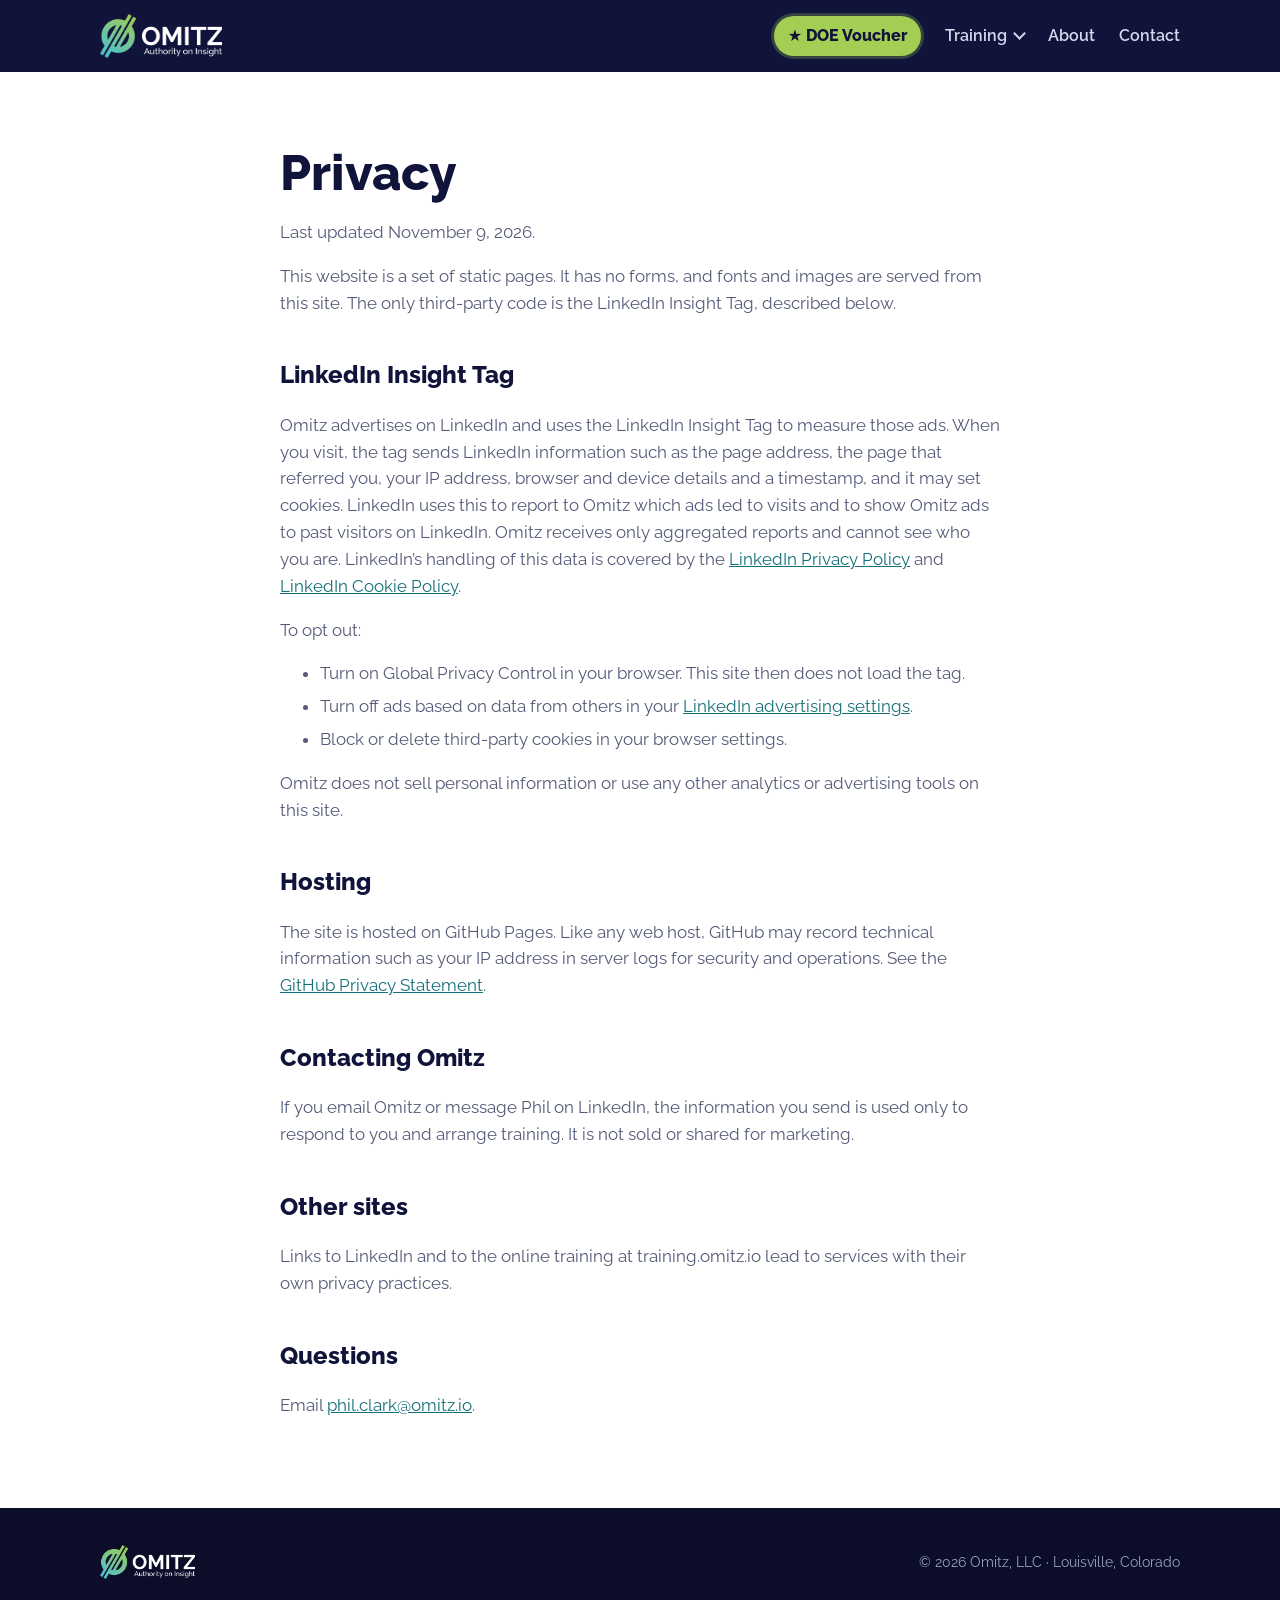
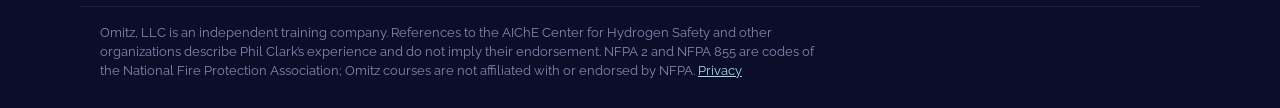
<file: privacy.html>
<!doctype html>
<html lang="en">
<head>
  <meta charset="utf-8">
  <meta name="viewport" content="width=device-width, initial-scale=1">
  <title>Privacy | Omitz</title>
  <meta name="description" content="How omitz.io handles your information.">
  <meta property="og:title" content="Privacy | Omitz">
  <meta property="og:description" content="How omitz.io handles your information.">
  <meta property="og:type" content="website">
  <meta property="og:url" content="https://omitz.io/privacy.html">
  <meta property="og:image" content="https://omitz.io/assets/og-image.jpg">
  <meta property="og:image:width" content="1200">
  <meta property="og:image:height" content="630">
  <meta property="og:site_name" content="Omitz">
  <meta name="twitter:card" content="summary_large_image">
  <meta name="robots" content="noindex">
  <link rel="canonical" href="https://omitz.io/privacy.html">
  <link rel="icon" type="image/png" href="assets/favicon.png">
  <link rel="preload" href="assets/fonts/raleway-latin.woff2" as="font" type="font/woff2" crossorigin>
  <link rel="stylesheet" href="style.css?v=20261111b">
</head>
<body>
  <a class="skip-link" href="#main">Skip to content</a>
  <header class="site-header">
    <div class="wrap">
      <a class="logo" href="index.html"><img src="assets/logo-white.png" alt="Omitz, Authority on Insight" width="160" height="57"></a>
      <nav aria-label="Main navigation">
        <a class="nav-voucher" href="doe-voucher.html" data-until="2026-12-16T20:00:00Z"><span aria-hidden="true">&#9733;</span> <span class="nv-long">DOE </span>Voucher</a>
        <div class="nav-menu">
          <button type="button" class="nav-toggle" aria-expanded="false" aria-controls="training-menu">Training</button>
          <ul id="training-menu" class="nav-dropdown">
            <li><a href="nfpa-2.html">NFPA 2<span>Hydrogen</span></a></li>
            <li><a href="nfpa-855.html">NFPA 855<span>Energy storage</span></a></li>
            <li><a href="ai-ethics.html">Ethical AI for ESH<span>Professional practice</span></a></li>
          </ul>
        </div>
        <a href="about.html">About</a>
        <a href="mailto:phil.clark@omitz.io">Contact</a>
      </nav>
    </div>
  </header>
  <main id="main">
    <section class="bio">
      <div class="wrap bio-body">
        <h1>Privacy</h1>
        <p>Last updated November 9, 2026.</p>
        <p>This website is a set of static pages. It has no forms, and fonts and images are served from this site. The only third-party code is the LinkedIn Insight Tag, described below.</p>
        <h2>LinkedIn Insight Tag</h2>
        <p>Omitz advertises on LinkedIn and uses the LinkedIn Insight Tag to measure those ads. When you visit, the tag sends LinkedIn information such as the page address, the page that referred you, your IP address, browser and device details and a timestamp, and it may set cookies. LinkedIn uses this to report to Omitz which ads led to visits and to show Omitz ads to past visitors on LinkedIn. Omitz receives only aggregated reports and cannot see who you are. LinkedIn&rsquo;s handling of this data is covered by the <a href="https://www.linkedin.com/legal/privacy-policy">LinkedIn Privacy Policy</a> and <a href="https://www.linkedin.com/legal/cookie-policy">LinkedIn Cookie Policy</a>.</p>
        <p>To opt out:</p>
        <ul>
          <li>Turn on Global Privacy Control in your browser. This site then does not load the tag.</li>
          <li>Turn off ads based on data from others in your <a href="https://www.linkedin.com/psettings/advertising">LinkedIn advertising settings</a>.</li>
          <li>Block or delete third-party cookies in your browser settings.</li>
        </ul>
        <p>Omitz does not sell personal information or use any other analytics or advertising tools on this site.</p>
        <h2>Hosting</h2>
        <p>The site is hosted on GitHub Pages. Like any web host, GitHub may record technical information such as your IP address in server logs for security and operations. See the <a href="https://docs.github.com/en/site-policy/privacy-policies/github-general-privacy-statement">GitHub Privacy Statement</a>.</p>
        <h2>Contacting Omitz</h2>
        <p>If you email Omitz or message Phil on LinkedIn, the information you send is used only to respond to you and arrange training. It is not sold or shared for marketing.</p>
        <h2>Other sites</h2>
        <p>Links to LinkedIn and to the online training at training.omitz.io lead to services with their own privacy practices.</p>
        <h2>Questions</h2>
        <p>Email <a href="mailto:phil.clark@omitz.io">phil.clark@omitz.io</a>.</p>
      </div>
    </section>
  </main>
  <footer class="site-footer">
    <div class="wrap">
      <a href="index.html"><img src="assets/logo-white.png" alt="Omitz home" width="120" height="43"></a>
      <p>&copy; <span data-year>2026</span> Omitz, LLC &middot; Louisville, Colorado</p>
    </div>
    <div class="wrap footer-note">
      <p>Omitz, LLC is an independent training company. References to the AIChE Center for Hydrogen Safety and other organizations describe Phil Clark&rsquo;s experience and do not imply their endorsement. NFPA 2 and NFPA 855 are codes of the National Fire Protection Association; Omitz courses are not affiliated with or endorsed by NFPA. <a href="privacy.html">Privacy</a></p>
    </div>
  </footer>
  <script src="site.js?v=20261111b" defer></script>
</body>
</html>
</file>
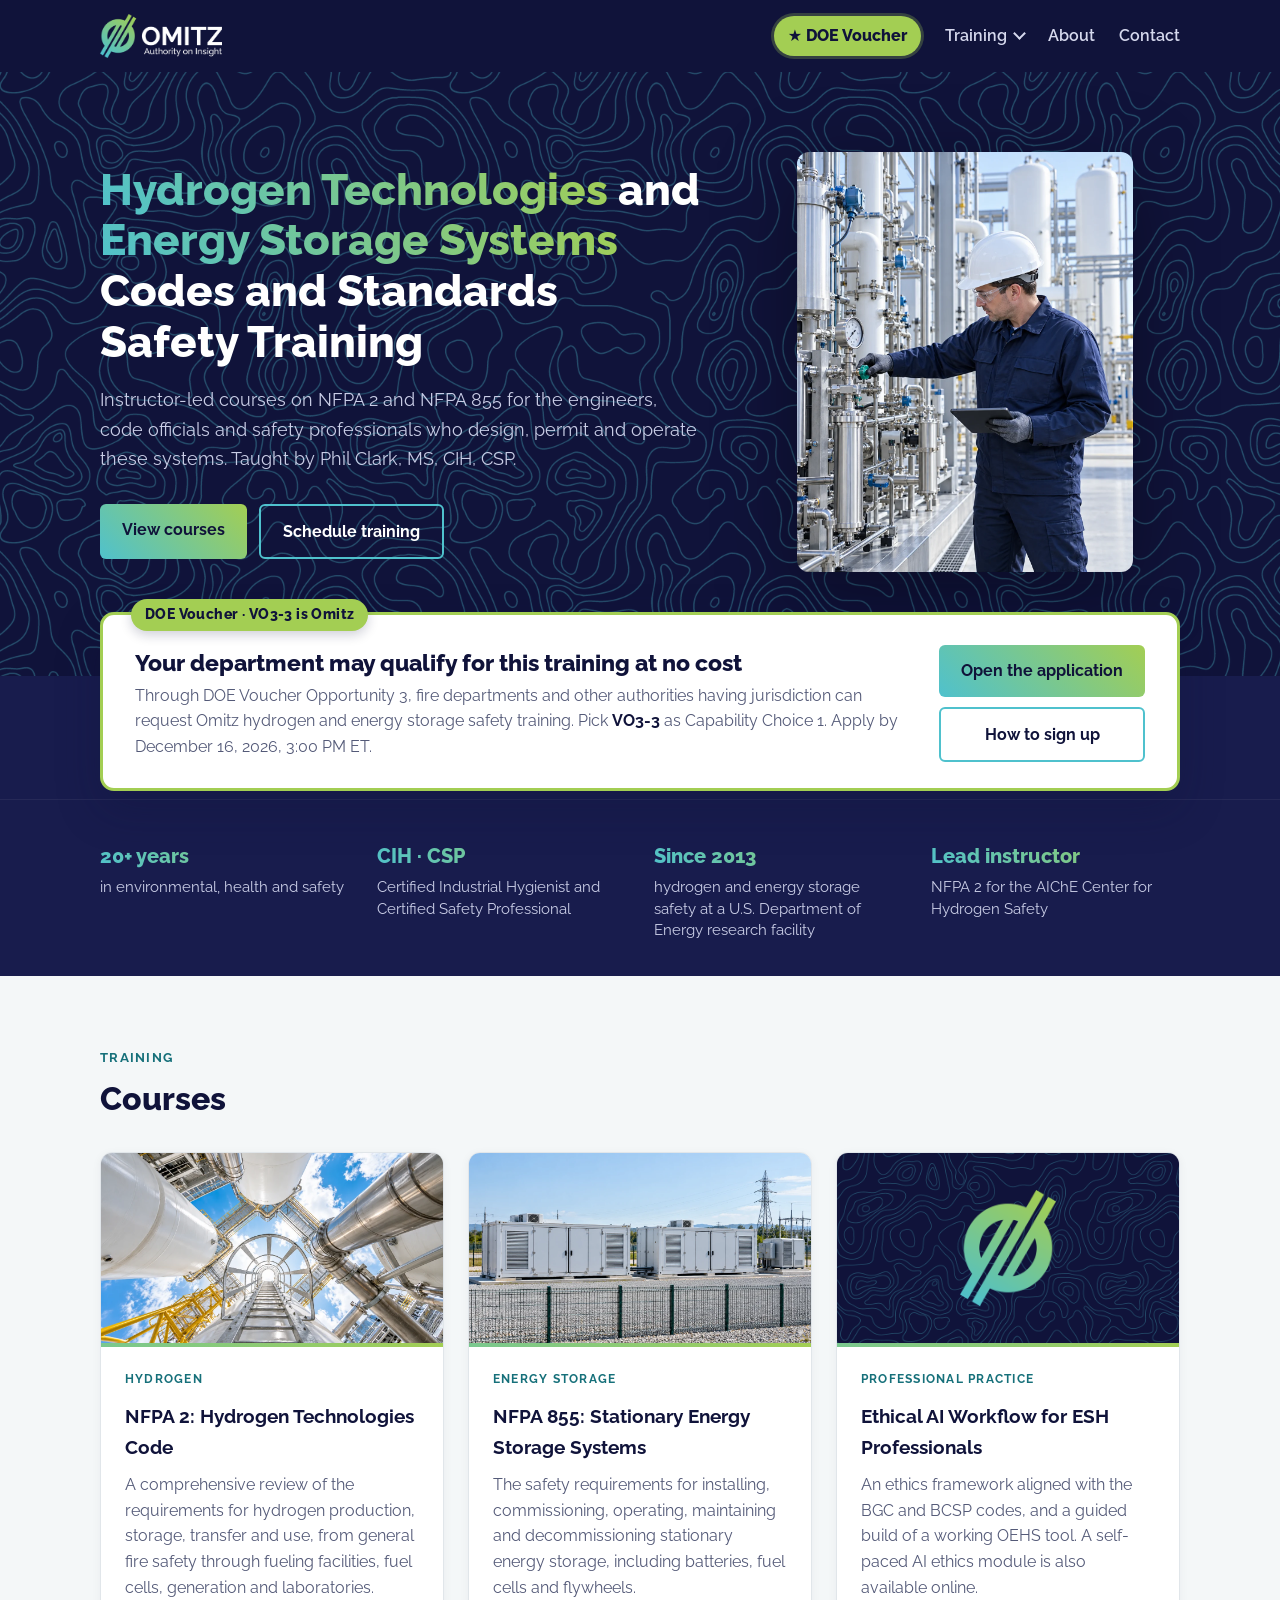
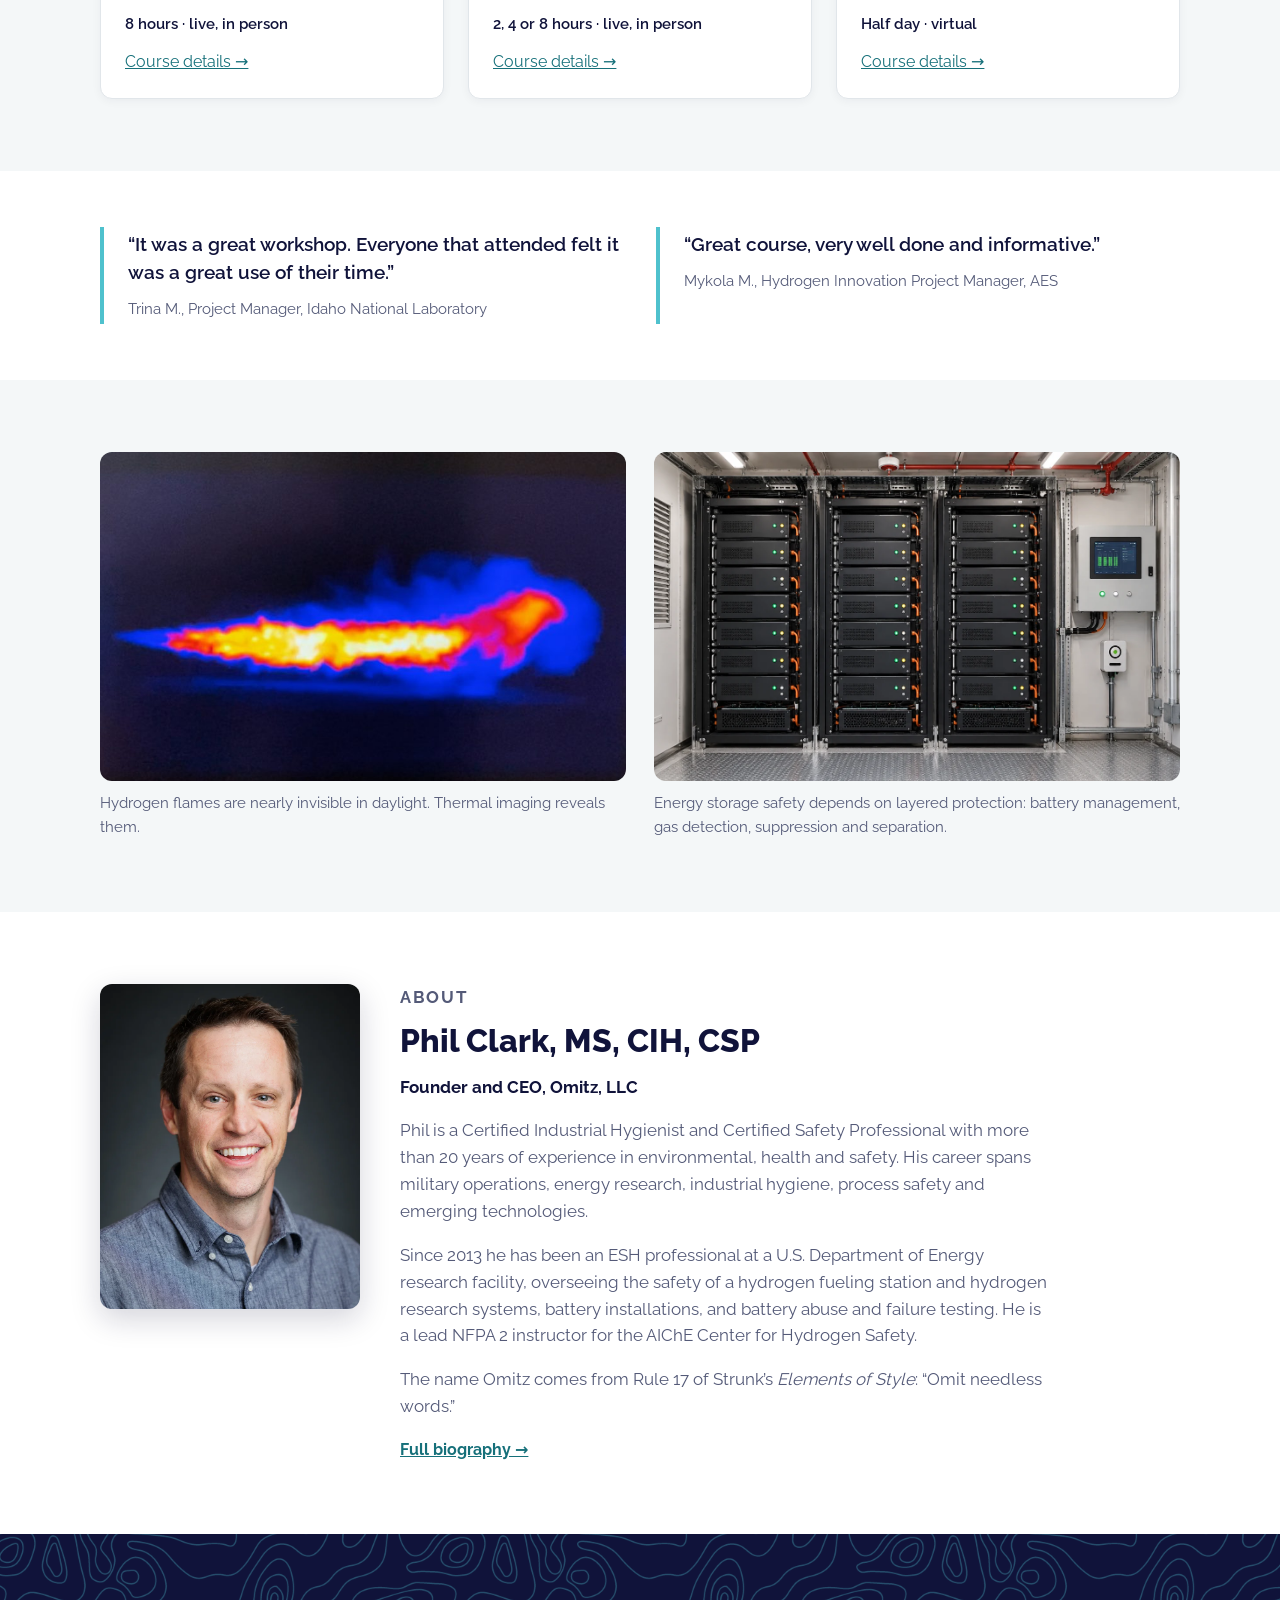
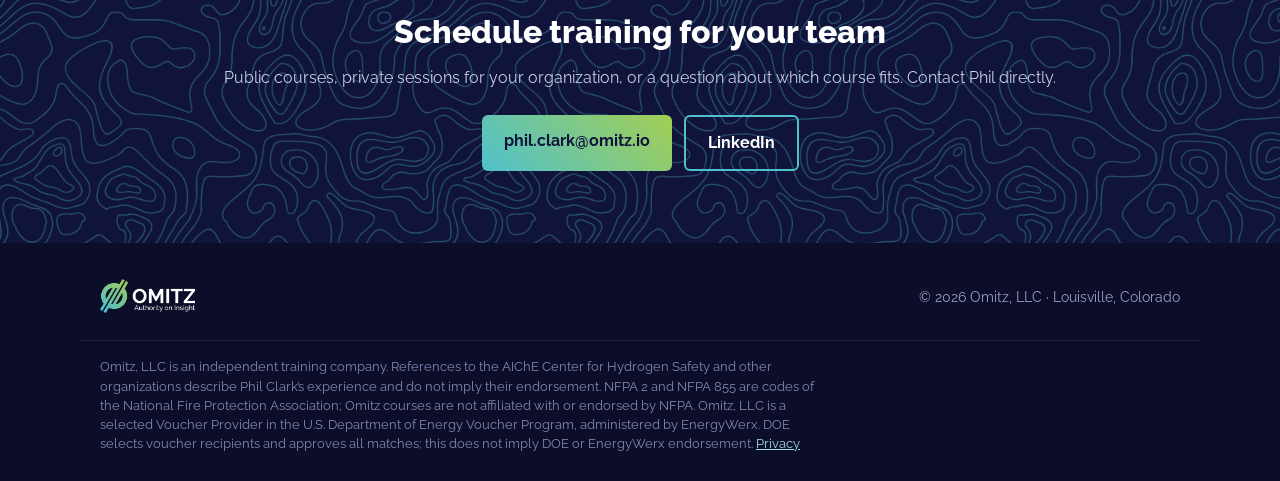
<file: training.html>
<!doctype html>
<html lang="en">
<head>
  <meta charset="utf-8">
  <meta name="viewport" content="width=device-width, initial-scale=1">
  <title>Training | Omitz</title>
  <meta name="robots" content="noindex">
  <link rel="canonical" href="https://omitz.io/#trainings">
  <script>
    var map = {'#nfpa-2': 'nfpa-2.html', '#nfpa-855': 'nfpa-855.html', '#ai-esh': 'ai-ethics.html'};
    location.replace(map[location.hash] || 'index.html#trainings');
  </script>
  <meta http-equiv="refresh" content="0; url=index.html#trainings">
</head>
<body>
  <p>Courses now have their own pages: <a href="nfpa-2.html">NFPA 2</a>, <a href="nfpa-855.html">NFPA 855</a> and <a href="ai-ethics.html">Ethical AI for ESH</a>.</p>
</body>
</html>
</file>
<file: style.css>
:root {
  --navy: #10133A;
  --navy-2: #181c4d;
  --green: #A3CE53;
  --teal: #4FC1CD;
  --grad: linear-gradient(45deg, var(--teal), var(--green));
  --ink: #10133A;
  --muted: #545a78;
  --bg: #ffffff;
  --panel: #f4f7f8;
  --line: #e1e6ea;
  --max: 1120px;
}
* { box-sizing: border-box; }
html { scroll-padding-top: 96px; }
:focus-visible { outline: 3px solid var(--teal); outline-offset: 4px; }
.skip-link { position: fixed; top: 8px; left: 8px; z-index: 20; padding: 10px 16px; background: #fff; transform: translateY(-160%); }
.skip-link:focus { transform: translateY(0); }
body {
  margin: 0;
  font-family: "Raleway", system-ui, -apple-system, "Segoe UI", Roboto, sans-serif;
  color: var(--ink);
  background: var(--bg);
  line-height: 1.6;
}
img { max-width: 100%; display: block; }
a { color: #16707a; }
.wrap { max-width: var(--max); margin: 0 auto; padding: 0 20px; }

.site-header { background: var(--navy); position: sticky; top: 0; z-index: 10; }
.site-header .wrap { display: flex; align-items: center; justify-content: space-between; height: 72px; }
.logo img { height: 44px; width: auto; }
nav a { margin-left: 24px; color: #d6d9ee; text-decoration: none; font-weight: 600; }
nav a:hover { color: var(--green); }
nav a[aria-current="page"] { color: var(--green); text-decoration: underline; text-underline-offset: 6px; }

.hero {
  background: url("assets/topo.png") center / 900px repeat, var(--navy);
  color: #fff;
  padding: 80px 0;
}
.hero-grid { display: grid; grid-template-columns: 1.4fr 1fr; gap: 48px; align-items: center; }
.hero-img { justify-self: center; max-height: 420px; width: auto; height: auto; border-radius: 12px; filter: drop-shadow(0 20px 40px rgba(0,0,0,.35)); }
.eyebrow { color: var(--green); font-weight: 700; margin: 0 0 12px; }
h1 { font-size: clamp(2rem, 4.2vw, 3.1rem); line-height: 1.15; margin: 0 0 18px; font-weight: 800; }
.grad { background: var(--grad); -webkit-background-clip: text; background-clip: text; color: transparent; }
.lede { font-size: 1.15rem; color: #c9cde6; max-width: 56ch; margin: 0 0 30px; }
.actions { display: flex; flex-wrap: wrap; gap: 12px; }
.button { display: inline-block; padding: 13px 22px; border-radius: 6px; background: var(--grad); color: var(--navy); text-decoration: none; font-weight: 700; }
.button.ghost { background: transparent; color: #fff; border: 2px solid var(--teal); }

section { padding: 72px 0; }
.kicker { margin: 0 0 4px; color: #16707a; font-weight: 700; text-transform: uppercase; letter-spacing: .1em; font-size: .8rem; }
h2 { font-size: 2rem; margin: 0 0 28px; font-weight: 800; }

.cards { display: grid; grid-template-columns: repeat(auto-fit, minmax(290px, 1fr)); gap: 24px; }
.card { border: 1px solid var(--line); border-radius: 12px; overflow: hidden; background: #fff; display: flex; flex-direction: column; box-shadow: 0 2px 10px rgba(16,19,58,.05); }
.card > img, .card-art { height: 190px; width: 100%; object-fit: cover; }
.card-art { background: url("assets/topo.png") center / 500px, var(--navy); display: grid; place-items: center; }
.card-art img { height: 116px; width: auto; }
.card-body { padding: 22px 24px 24px; border-top: 4px solid; border-image: var(--grad) 1; flex: 1; }
.card h3 { margin: 4px 0 10px; font-size: 1.2rem; font-weight: 700; }
.card p { margin: 0 0 12px; color: var(--muted); }
.card .tag { font-size: .78rem; text-transform: uppercase; letter-spacing: .1em; color: #16707a; font-weight: 700; }
.card .formats { color: var(--ink); font-weight: 600; font-size: .95rem; }

.insight { background: var(--panel); }
.insight-grid { display: grid; grid-template-columns: 1fr 1fr; gap: 28px; }
figure { margin: 0; }
figure img { border-radius: 12px; width: 100%; height: auto; aspect-ratio: 16 / 10; object-fit: cover; background: var(--navy); }
figcaption { margin-top: 10px; color: var(--muted); font-size: .95rem; }

.about-grid { display: grid; grid-template-columns: auto 1fr; gap: 40px; align-items: center; }
.about p { max-width: 65ch; font-size: 1.05rem; color: var(--muted); }
.about h2 { margin-bottom: 12px; }

.contact { background: url("assets/topo.png") center / 900px, var(--navy); color: #fff; text-align: center; }
.contact h2 { margin-bottom: 8px; }
.contact p { color: #c9cde6; margin: 0 0 24px; }

.site-footer { background: #0b0d29; color: #9aa0c4; padding: 28px 0; font-size: .9rem; }
.site-footer .wrap { display: flex; align-items: center; justify-content: space-between; gap: 16px; }
.site-footer img { height: 34px; width: auto; }
.site-footer .footer-note { display: block; margin-top: 18px; padding-top: 16px; border-top: 1px solid rgba(255,255,255,.08); }
.site-footer .footer-note p { margin: 0; max-width: 90ch; font-size: .8rem; line-height: 1.5; color: #8288b0; }

.training-hero h1 { max-width: 20ch; }
.training-hero .lede { max-width: 65ch; }
.course-nav { display: grid; grid-template-columns: repeat(3, 1fr); gap: 16px; margin-top: 36px; }
.course-nav a { margin: 0; padding: 20px; border: 1px solid #59618b; border-radius: 10px; background: var(--navy-2); color: #fff; font-size: 1.1rem; text-decoration: none; }
.course-nav span { display: block; margin-top: 4px; font-size: .85rem; color: #c9cde6; font-weight: 400; }
.course-nav a:hover { border-color: var(--teal); }
.course-grid { display: grid; grid-template-columns: 1.2fr 1fr; gap: 64px; align-items: center; }
.course-copy { min-width: 0; }
.course-copy h2 { line-height: 1.2; margin-bottom: 20px; }
.course-copy h3 { font-size: 1rem; margin: 24px 0 8px; }
.course-copy p { color: var(--muted); }
.course-copy .course-intro { font-size: 1.15rem; }
.course-copy .course-format { display: inline-block; margin: 0 0 8px; padding: 6px 12px; border-radius: 5px; background: #e8f3ed; color: var(--ink); font-size: .9rem; font-weight: 700; }
.course-topics { padding-left: 22px; color: var(--muted); }
.course-topics li { margin: 8px 0; }
.course-copy .button { margin-top: 12px; }
.course-panel { background: var(--panel); }
.course-formats { margin: 0; }
.course-formats > div { display: flex; justify-content: space-between; gap: 20px; padding: 12px 0; border-bottom: 1px solid var(--line); }
.course-formats dt { font-weight: 600; }
.course-formats dd { margin: 0; text-align: right; color: var(--muted); }
.course-visual img { aspect-ratio: 4 / 3; }
.course-brand { padding: 64px 36px; border-radius: 12px; background: url("assets/topo.png") center / 700px, var(--navy); color: #fff; }
.course-brand img { width: 100px; height: auto; margin-bottom: 28px; }
.course-brand p { margin: 0; font-size: clamp(1.7rem, 3vw, 2.5rem); font-weight: 800; line-height: 1.25; }
.course-question { align-self: center; margin-top: 12px; font-weight: 600; }

.actions.centered { justify-content: center; }

.credentials { padding: 36px 0; background: var(--navy-2); color: #fff; border-top: 1px solid rgba(255,255,255,.06); }
.credential-grid { display: grid; grid-template-columns: repeat(4, 1fr); gap: 28px; }
.credential-grid strong { display: block; font-size: 1.25rem; font-weight: 800; background: var(--grad); -webkit-background-clip: text; background-clip: text; color: transparent; }
.credential-grid span { display: block; margin-top: 4px; color: #c9cde6; font-size: .92rem; line-height: 1.45; }

.service-grid { display: grid; grid-template-columns: repeat(3, 1fr); gap: 32px; }
.service-grid article { padding-top: 20px; border-top: 4px solid; border-image: var(--grad) 1; }
.service-grid h3 { margin: 0 0 10px; font-size: 1.2rem; }
.service-grid p { margin: 0 0 14px; color: var(--muted); }
.service-grid a { font-weight: 700; }

.testimonials { padding: 56px 0; }
.quote-grid { display: grid; grid-template-columns: 1fr 1fr; gap: 32px; }
.quote-grid blockquote { margin: 0; padding: 4px 0 4px 24px; border-left: 4px solid var(--teal); }
.quote-grid p { margin: 0 0 10px; font-size: 1.2rem; font-weight: 600; line-height: 1.45; }
.quote-grid footer { color: var(--muted); font-size: .92rem; }

.headshot { border-radius: 12px; object-fit: cover; aspect-ratio: 4 / 5; height: auto; box-shadow: 0 10px 30px rgba(16,19,58,.18); }
.about-grid .headshot { width: 260px; }
.about-grid { align-items: start; }
.about .role { margin: -4px 0 16px; font-weight: 700; color: var(--ink); }
.about a { font-weight: 700; }

.outline { margin-top: 40px; border: 1px solid var(--line); border-radius: 10px; background: #fff; }
.outline summary { cursor: pointer; padding: 16px 22px; font-weight: 700; }
.outline dl { margin: 0; padding: 0 22px 18px; }
.outline dt { margin-top: 14px; font-weight: 700; }
.outline dd { margin: 4px 0 0; color: var(--muted); }
.pricing { display: grid; grid-template-columns: 1fr 1fr auto; gap: 28px; align-items: center; margin-top: 24px; padding: 22px 24px; border-radius: 10px; background: var(--navy); color: #fff; }
.pricing strong { display: block; font-size: 1.6rem; font-weight: 800; color: var(--green); }
.pricing span { display: block; color: #c9cde6; font-size: .92rem; line-height: 1.45; }

.course-brand span { display: block; margin: 16px 0 24px; color: #c9cde6; }
.course-brand .button { font-size: .95rem; }

.included { background: var(--panel); }
.included-grid { list-style: none; margin: 0; padding: 0; display: grid; grid-template-columns: repeat(4, 1fr); gap: 24px; }
.included-grid li { color: var(--muted); }
.included-grid strong { display: block; margin-bottom: 6px; color: var(--ink); }

.bio-hero { padding: 64px 0; }
.bio-grid { display: grid; grid-template-columns: 280px 1fr; gap: 48px; align-items: center; }
.bio-grid .headshot { width: 280px; }
.bio-facts { margin: 0; padding: 0; list-style: none; color: #d6d9ee; }
.bio-facts li { padding: 8px 0; border-bottom: 1px solid rgba(255,255,255,.1); }
.bio-body { max-width: 760px; }
.bio-body > p:first-child { font-size: 1.2rem; color: var(--ink); }
.bio-body p { color: var(--muted); font-size: 1.05rem; }
.bio-body h2 { margin: 40px 0 12px; font-size: 1.5rem; }

@media (max-width: 820px) {
  .hero-grid, .insight-grid, .course-grid { grid-template-columns: 1fr; }
  .course-grid { gap: 32px; }
  .hero-img { max-height: 300px; }
  .about-grid { grid-template-columns: 1fr; gap: 16px; }
  .about-grid > img { width: 80px; height: auto; }
  .about-grid .headshot { width: 200px; }
  .credential-grid, .included-grid { grid-template-columns: 1fr 1fr; }
  .service-grid, .quote-grid { grid-template-columns: 1fr; }
  .pricing { grid-template-columns: 1fr; gap: 16px; }
  .bio-grid { grid-template-columns: 1fr; gap: 28px; }
  .bio-grid .headshot { width: 200px; }
}
@media (max-width: 560px) {
  nav a { margin-left: 14px; font-size: .95rem; }
  .logo img { height: 34px; }
  .hero { padding: 52px 0; }
  .course-nav { grid-template-columns: 1fr; gap: 10px; }
  .course-nav a { padding: 14px 18px; }
  .course-formats > div { flex-direction: column; gap: 2px; }
  .course-formats dd { text-align: left; }
}

@font-face {
  font-family: "Raleway";
  font-style: normal;
  font-weight: 100 900;
  font-display: swap;
  src: url("assets/fonts/raleway-latin.woff2") format("woff2");
}

.site-header nav { display: flex; align-items: center; }
.nav-menu { position: relative; margin-left: 24px; }
.nav-toggle { font: inherit; font-weight: 600; color: #d6d9ee; background: none; border: 0; padding: 0; cursor: pointer; }
.nav-toggle::after { content: ""; display: inline-block; width: 7px; height: 7px; margin-left: 8px; border-right: 2px solid currentColor; border-bottom: 2px solid currentColor; transform: translateY(-3px) rotate(45deg); transition: transform .15s; }
.nav-toggle[aria-expanded="true"]::after { transform: translateY(1px) rotate(225deg); }
.nav-toggle:hover, .nav-menu[data-current] .nav-toggle { color: var(--green); }
.nav-dropdown { display: none; position: absolute; top: calc(100% + 18px); left: -16px; min-width: 260px; margin: 0; padding: 8px; list-style: none; background: #fff; border-radius: 10px; box-shadow: 0 18px 40px rgba(0,0,0,.28); }
.nav-toggle[aria-expanded="true"] + .nav-dropdown { display: block; }
.nav-dropdown a { display: block; margin: 0; padding: 10px 14px; border-radius: 6px; color: var(--ink); font-weight: 700; }
.nav-dropdown a span { display: block; color: var(--muted); font-weight: 400; font-size: .85rem; }
.nav-dropdown a:hover, .nav-dropdown a:focus-visible { background: var(--panel); color: var(--ink); }
.nav-dropdown a[aria-current="page"] { color: #1a7680; text-decoration: none; background: var(--panel); }

.course-hero h1 { max-width: 22ch; }
.course-hero .lede { max-width: 65ch; }
.hero-meta { display: inline-block; margin: -8px 0 28px; padding: 6px 12px; border: 1px solid #59618b; border-radius: 5px; color: #fff; font-weight: 600; font-size: .95rem; }
.course-copy h2.sub { font-size: 1.05rem; margin: 24px 0 8px; }
.course-copy h2.sub:first-child { margin-top: 0; }

.stats { padding: 40px 0; background: var(--navy-2); color: #fff; }
.stat-grid { display: grid; grid-template-columns: repeat(4, 1fr); gap: 28px; }
.stat-grid strong { display: block; font-size: 3rem; line-height: 1; font-weight: 800; background: var(--grad); -webkit-background-clip: text; background-clip: text; color: transparent; }
.stat-grid span { display: block; margin-top: 8px; color: #c9cde6; font-size: .92rem; line-height: 1.45; }

.timeline { position: relative; list-style: none; margin: 8px 0 0; padding: 0; }
.timeline::before { content: ""; position: absolute; top: 6px; bottom: 6px; left: 50%; width: 4px; margin-left: -2px; border-radius: 2px; background: linear-gradient(180deg, var(--teal), var(--green)); }
.timeline li { position: relative; width: 50%; padding: 0 44px 40px 0; }
.timeline li:nth-child(even) { margin-left: 50%; padding: 0 0 40px 44px; }
.timeline li::before { content: ""; position: absolute; top: 4px; right: -11px; width: 14px; height: 14px; border-radius: 50%; background: #fff; border: 4px solid var(--teal); }
.timeline li:nth-child(even)::before { right: auto; left: -11px; border-color: var(--green); }
.timeline li:nth-child(odd) { text-align: right; }
.timeline .when { margin: 0 0 4px; color: #1a7680; font-weight: 800; text-transform: uppercase; letter-spacing: .08em; font-size: .8rem; }
.timeline h3 { margin: 0 0 6px; font-size: 1.25rem; }
.timeline li p:last-child { margin: 0; color: var(--muted); }

.chips { display: flex; flex-wrap: wrap; gap: 12px; margin: 0; padding: 0; list-style: none; }
.chips li { padding: 10px 18px; border-radius: 999px; background: #fff; border: 2px solid; border-image: none; border-color: var(--teal); font-weight: 700; }

.approach { padding: 88px 0; }
.pull { margin: 0 auto; max-width: 820px; text-align: center; }
.pull p { margin: 0 0 18px; font-size: clamp(1.8rem, 4vw, 2.8rem); font-weight: 800; line-height: 1.2; }
.pull footer { color: var(--muted); font-size: 1.1rem; }

@media (max-width: 820px) {
  .stat-grid { grid-template-columns: 1fr 1fr; }
  .timeline::before { left: 7px; }
  .timeline li, .timeline li:nth-child(odd), .timeline li:nth-child(even) { width: auto; margin-left: 0; padding: 0 0 32px 40px; text-align: left; }
  .timeline li::before, .timeline li:nth-child(even)::before { left: -2px; right: auto; }
}
@media (max-width: 560px) {
  .nav-menu { margin-left: 14px; }
  .nav-toggle { font-size: .95rem; }
  .nav-dropdown { left: auto; right: -60px; min-width: 240px; }
}
.site-footer a { color: #9fdde3; }

.visually-hidden { position: absolute; width: 1px; height: 1px; padding: 0; margin: -1px; overflow: hidden; clip: rect(0 0 0 0); white-space: nowrap; border: 0; }
.source-note { margin-top: 16px; font-size: .9rem; }
.voucher-courses { margin-top: 36px; }
.voucher-courses a { color: var(--ink); text-decoration: none; }
.voucher-courses a:hover { color: #16707a; text-decoration: underline; }
.steps { counter-reset: step; list-style: none; margin: 0; padding: 0; display: grid; grid-template-columns: repeat(4, 1fr); gap: 24px; }
.steps li { counter-increment: step; position: relative; padding-top: 56px; color: var(--muted); }
.steps li::before { content: counter(step); position: absolute; top: 0; left: 0; width: 40px; height: 40px; border-radius: 50%; display: grid; place-items: center; background: var(--grad); color: var(--navy); font-weight: 800; }
.steps strong { display: block; margin-bottom: 6px; color: var(--ink); }
.announce { padding: 18px 0; background: #e8f3ed; border-bottom: 1px solid var(--line); }
.announce .wrap { display: flex; flex-wrap: wrap; align-items: center; justify-content: space-between; gap: 12px 24px; }
.announce p { margin: 0; max-width: 80ch; }
.announce a { font-weight: 700; white-space: nowrap; }
@media (max-width: 820px) {
  .steps { grid-template-columns: 1fr 1fr; }
}
@media (max-width: 560px) {
  .steps { grid-template-columns: 1fr; }
}
.glance > div { display: grid; grid-template-columns: 9.5rem 1fr; gap: 16px; }
.glance dd { text-align: left; }
@media (max-width: 560px) { .glance > div { grid-template-columns: 1fr; gap: 2px; } }
.bio-body li { color: var(--muted); font-size: 1.05rem; margin: 6px 0; }

/* Voucher sign-up walkthrough */
.voucher-hero { padding: 40px 0 48px; }
.voucher-grid { display: grid; grid-template-columns: 1fr 1.15fr; grid-template-areas: "head video" "steps video"; gap: 0 48px; align-items: start; }
.voucher-head { grid-area: head; }
.voucher-video { grid-area: video; align-self: center; }
.voucher-steps { grid-area: steps; }
.voucher-hero h1 { font-size: clamp(1.8rem, 3vw, 2.25rem); margin-bottom: 12px; }
.voucher-hero .lede { font-size: 1rem; margin-bottom: 16px; }
.voucher-video figcaption { color: #c9cde6; font-size: .9rem; }
.quick-steps { counter-reset: q; list-style: none; margin: 0 0 22px; padding: 0; }
.quick-steps li { counter-increment: q; position: relative; padding: 5px 0 5px 40px; color: #c9cde6; line-height: 1.45; }
.quick-steps li::before { content: counter(q); position: absolute; left: 0; top: 4px; width: 28px; height: 28px; border-radius: 50%; display: grid; place-items: center; background: var(--grad); color: var(--navy); font-weight: 800; font-size: .9rem; }
.quick-steps strong { color: #fff; }
.quick-steps a { color: #9fdde3; }
.quick-steps .key-step { margin: 4px 0; padding: 8px 10px 8px 48px; border-radius: 8px; background: rgba(163,206,83,.16); border: 1px solid var(--green); color: #fff; }
.quick-steps .key-step::before { left: 10px; top: 8px; }
.quick-steps .key-step strong { color: var(--green); }

.walkthrough .narrow { max-width: 860px; }
.tailor-note { margin: 0 0 36px; padding: 18px 22px; border-left: 5px solid var(--green); border-radius: 6px; background: #f3f8e9; }
.tailor-note p { margin: 0; }
.walk-steps { counter-reset: w; list-style: none; margin: 0; padding: 0; }
.walk-steps > li { counter-increment: w; position: relative; padding: 0 0 36px 60px; }
.walk-steps > li::before { content: counter(w); position: absolute; left: 0; top: -2px; width: 40px; height: 40px; border-radius: 50%; display: grid; place-items: center; background: var(--grad); color: var(--navy); font-weight: 800; }
.walk-steps h3 { margin: 4px 0 10px; font-size: 1.3rem; }
.walk-steps p, .walk-steps ul { color: var(--muted); }
.walk-steps ul { padding-left: 20px; }
.walk-steps ul li { margin: 6px 0; }
.walk-steps strong { color: var(--ink); }
.walk-steps .key-step h3 { color: #1a7680; }
.example { margin: 20px 0; border: 1px solid var(--line); border-radius: 10px; background: #fff; overflow: hidden; }
.example-head { display: flex; align-items: center; justify-content: space-between; gap: 12px; padding: 12px 16px; background: var(--panel); border-bottom: 1px solid var(--line); }
.example-head h4 { margin: 0; font-size: 1rem; }
.example-q { margin: 12px 16px 0; font-size: .88rem; font-style: italic; }
.example-text { margin: 10px 16px 16px; white-space: pre-wrap; color: var(--ink); font-size: .98rem; line-height: 1.6; }
.copy-btn { flex: none; font: inherit; font-weight: 700; font-size: .9rem; padding: 6px 14px; border-radius: 6px; border: 2px solid var(--teal); background: #fff; color: var(--ink); cursor: pointer; }
.copy-btn:hover { background: #e9f7f8; }
.copy-btn[data-done] { border-color: var(--green); background: #f3f8e9; }

@media (max-width: 900px) {
  .voucher-grid { grid-template-columns: 1fr; grid-template-areas: "head" "video" "steps"; }
  .voucher-video { margin: 4px 0 24px; }
}
@media (max-width: 560px) {
  .voucher-hero { padding: 28px 0 40px; }
  .voucher-hero .lede { display: none; }
  .walk-steps > li { padding-left: 0; padding-top: 52px; }
  .example-head { flex-wrap: wrap; }
}
.example-text mark { background: #fff3c4; color: inherit; padding: 0 2px; border-radius: 3px; }

[hidden] { display: none !important; }

/* Voucher callout: used on the homepage (overlapping the hero) and the course pages */
.voucher-callout { padding: 40px 0; background: var(--panel); }
.voucher-callout.vc-overlap { position: relative; z-index: 2; margin-top: -64px; padding: 0 0 8px; background: linear-gradient(transparent 64px, var(--navy-2) 64px); }
.vc-overlap + .credentials { padding-top: 40px; }
.vc-card { position: relative; display: grid; grid-template-columns: 1fr auto; gap: 8px 32px; align-items: center; padding: 30px 32px 26px; border-radius: 14px; background: #fff; border: 3px solid var(--green); box-shadow: 0 18px 44px rgba(16,19,58,.28); }
.vc-badge { position: absolute; top: -16px; left: 28px; margin: 0; padding: 5px 14px; border-radius: 999px; background: var(--green); color: var(--navy); font-weight: 800; font-size: .85rem; letter-spacing: .03em; box-shadow: 0 4px 12px rgba(16,19,58,.2); }
.vc-text h2 { margin: 0 0 6px; font-size: 1.45rem; line-height: 1.25; }
.vc-text p { margin: 0; color: var(--muted); }
.vc-text strong { color: var(--ink); }
.vc-actions { display: flex; flex-direction: column; gap: 10px; }
.vc-actions .button { text-align: center; }
.button.vc-ghost { background: #fff; color: var(--ink); border: 2px solid var(--teal); }

.home-title { font-size: clamp(1.9rem, 3.6vw, 2.75rem); }
.home-hero { padding-bottom: 104px; }

.vc-pill { margin: 0 0 22px; }
.vc-pill a { display: inline-block; padding: 8px 16px; border-radius: 999px; background: var(--green); color: var(--navy); text-decoration: none; font-weight: 600; box-shadow: 0 6px 16px rgba(0,0,0,.25); }
.vc-pill a:hover { background: #b6dc6e; }
.course-hero .actions .button.ghost { margin-left: 0; }
.vc-price-note { margin: 14px 0 0; padding: 14px 18px; border-left: 5px solid var(--green); border-radius: 6px; background: #f3f8e9; }

.voucher-video img { width: 100%; height: auto; aspect-ratio: 16 / 9; border-radius: 12px; background: #fff; box-shadow: 0 20px 40px rgba(0,0,0,.35); }
.gif-toggle { font: inherit; font-size: .85rem; font-weight: 700; padding: 4px 12px; margin-right: 12px; border-radius: 6px; border: 1px solid #59618b; background: transparent; color: #fff; cursor: pointer; }
.voucher-video figcaption a { color: #9fdde3; }

@media (max-width: 820px) {
  .vc-card { grid-template-columns: 1fr; padding: 30px 22px 22px; }
  .vc-actions { flex-direction: row; flex-wrap: wrap; }
}
@media (max-width: 560px) {
  .home-hero .hero-img { display: none; }
  .home-title { font-size: 1.75rem; }
}

/* Starred DOE Voucher link in the main nav (hides after the deadline via data-until) */
nav a.nav-voucher { margin-left: 0; padding: 7px 14px; border-radius: 999px; background: var(--green); color: var(--navy); font-weight: 800; text-decoration: none; box-shadow: 0 0 0 3px rgba(163,206,83,.25); }
nav a.nav-voucher:hover, nav a.nav-voucher[aria-current="page"] { background: #b6dc6e; color: var(--navy); text-decoration: none; }
nav a.nav-voucher span[aria-hidden] { color: var(--navy); }
@media (max-width: 560px) {
  nav a.nav-voucher { padding: 5px 10px; font-size: .9rem; }
  .nv-long { display: none; }
  .site-header .logo img { height: 28px; }
  nav a, .nav-menu { margin-left: 10px; }
  .nav-toggle, nav a { font-size: .9rem; }
}
nav a, .nav-toggle { white-space: nowrap; }
@media (max-width: 560px) {
  .site-header .wrap { padding: 0 12px; }
  .site-header .logo img { height: 24px; }
  nav a, .nav-menu { margin-left: 9px; }
  .nav-toggle, nav a { font-size: .85rem; }
  .nav-toggle::after { margin-left: 5px; }
  nav a.nav-voucher { padding: 4px 9px; margin-left: 0; }
}
</file>
